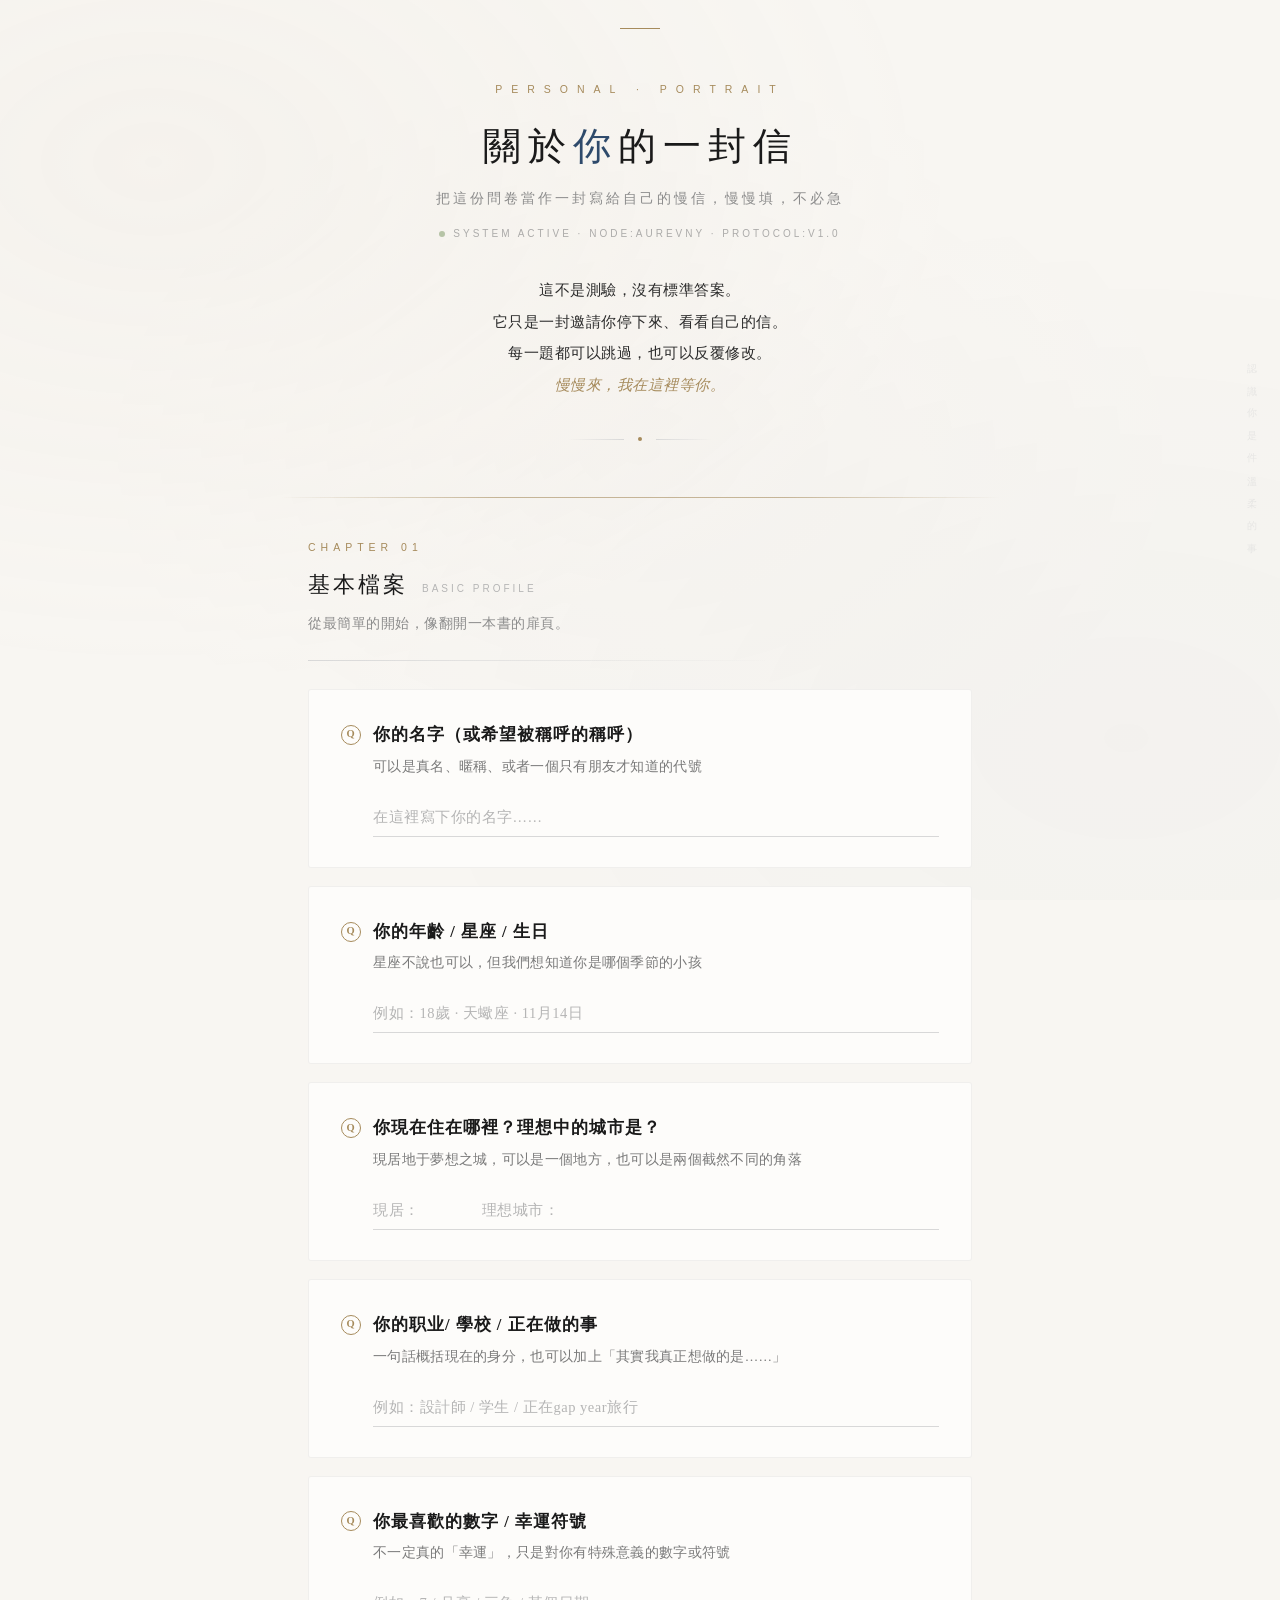
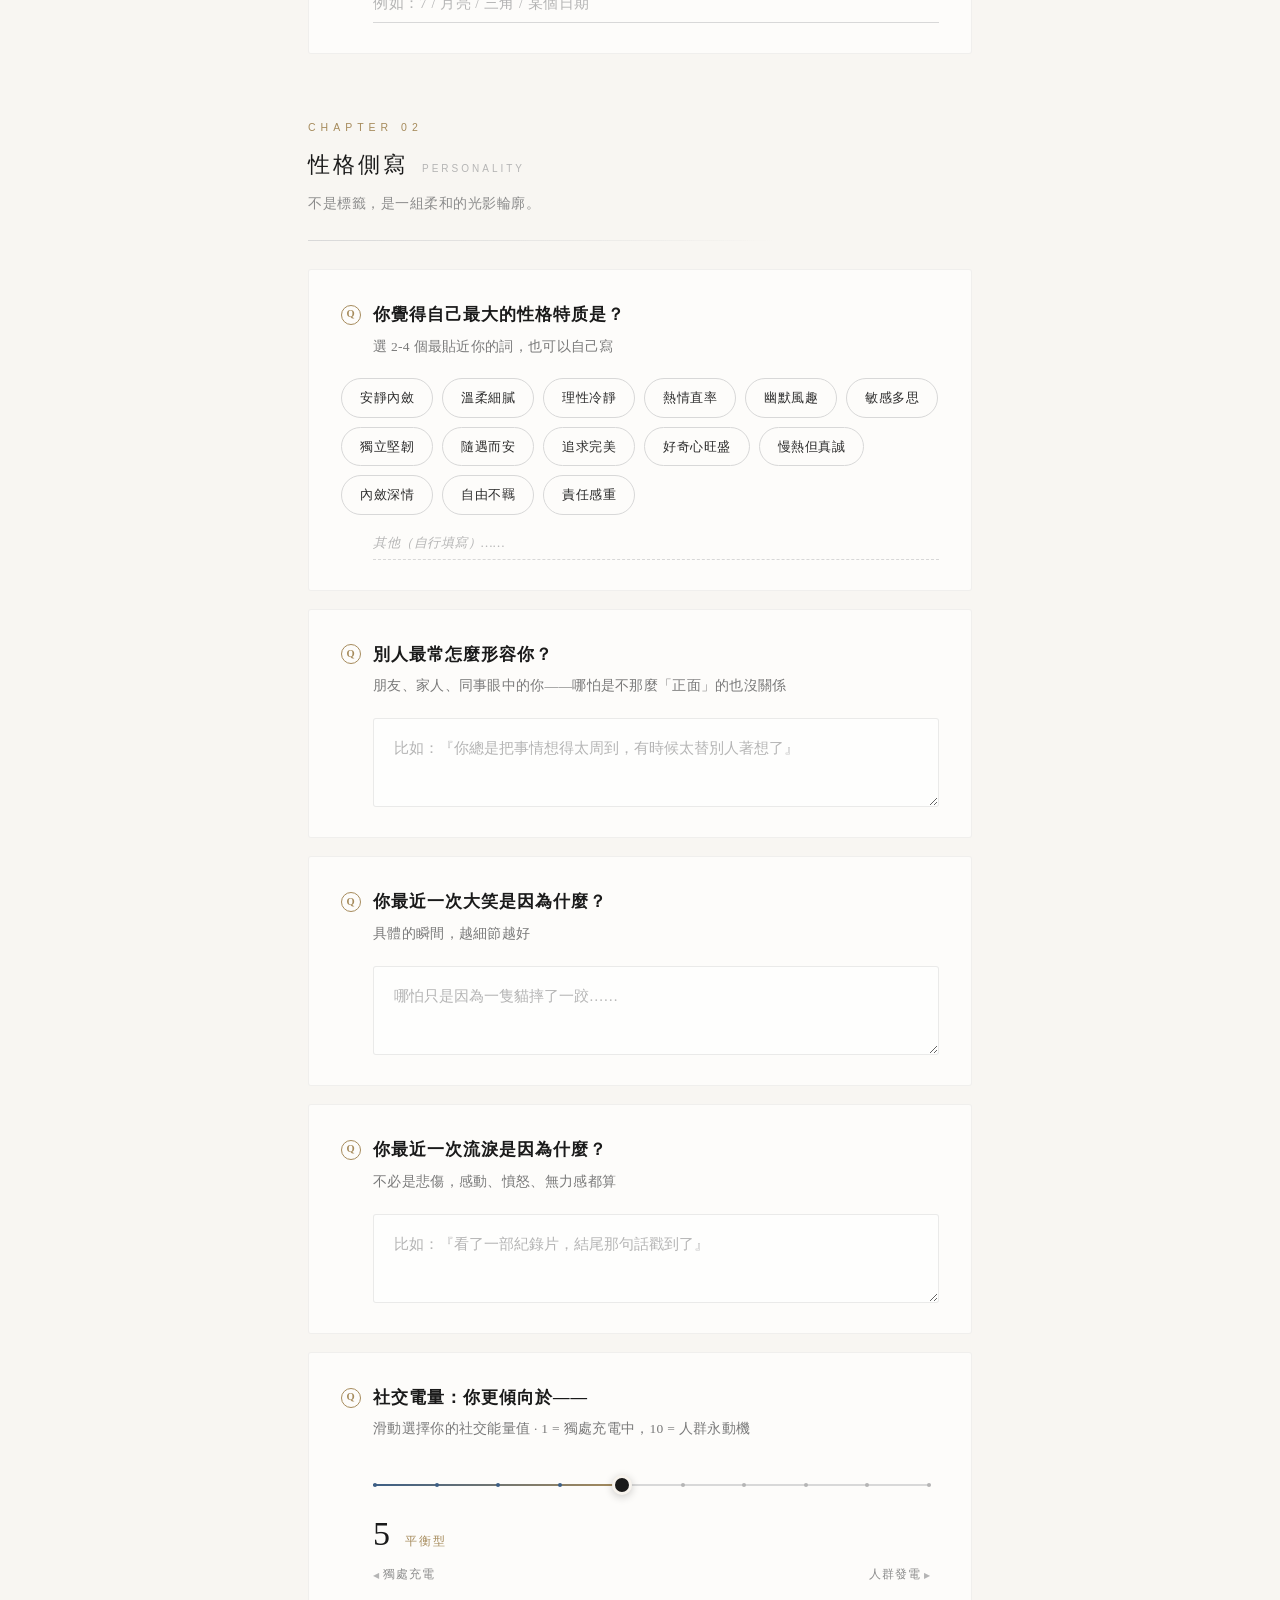
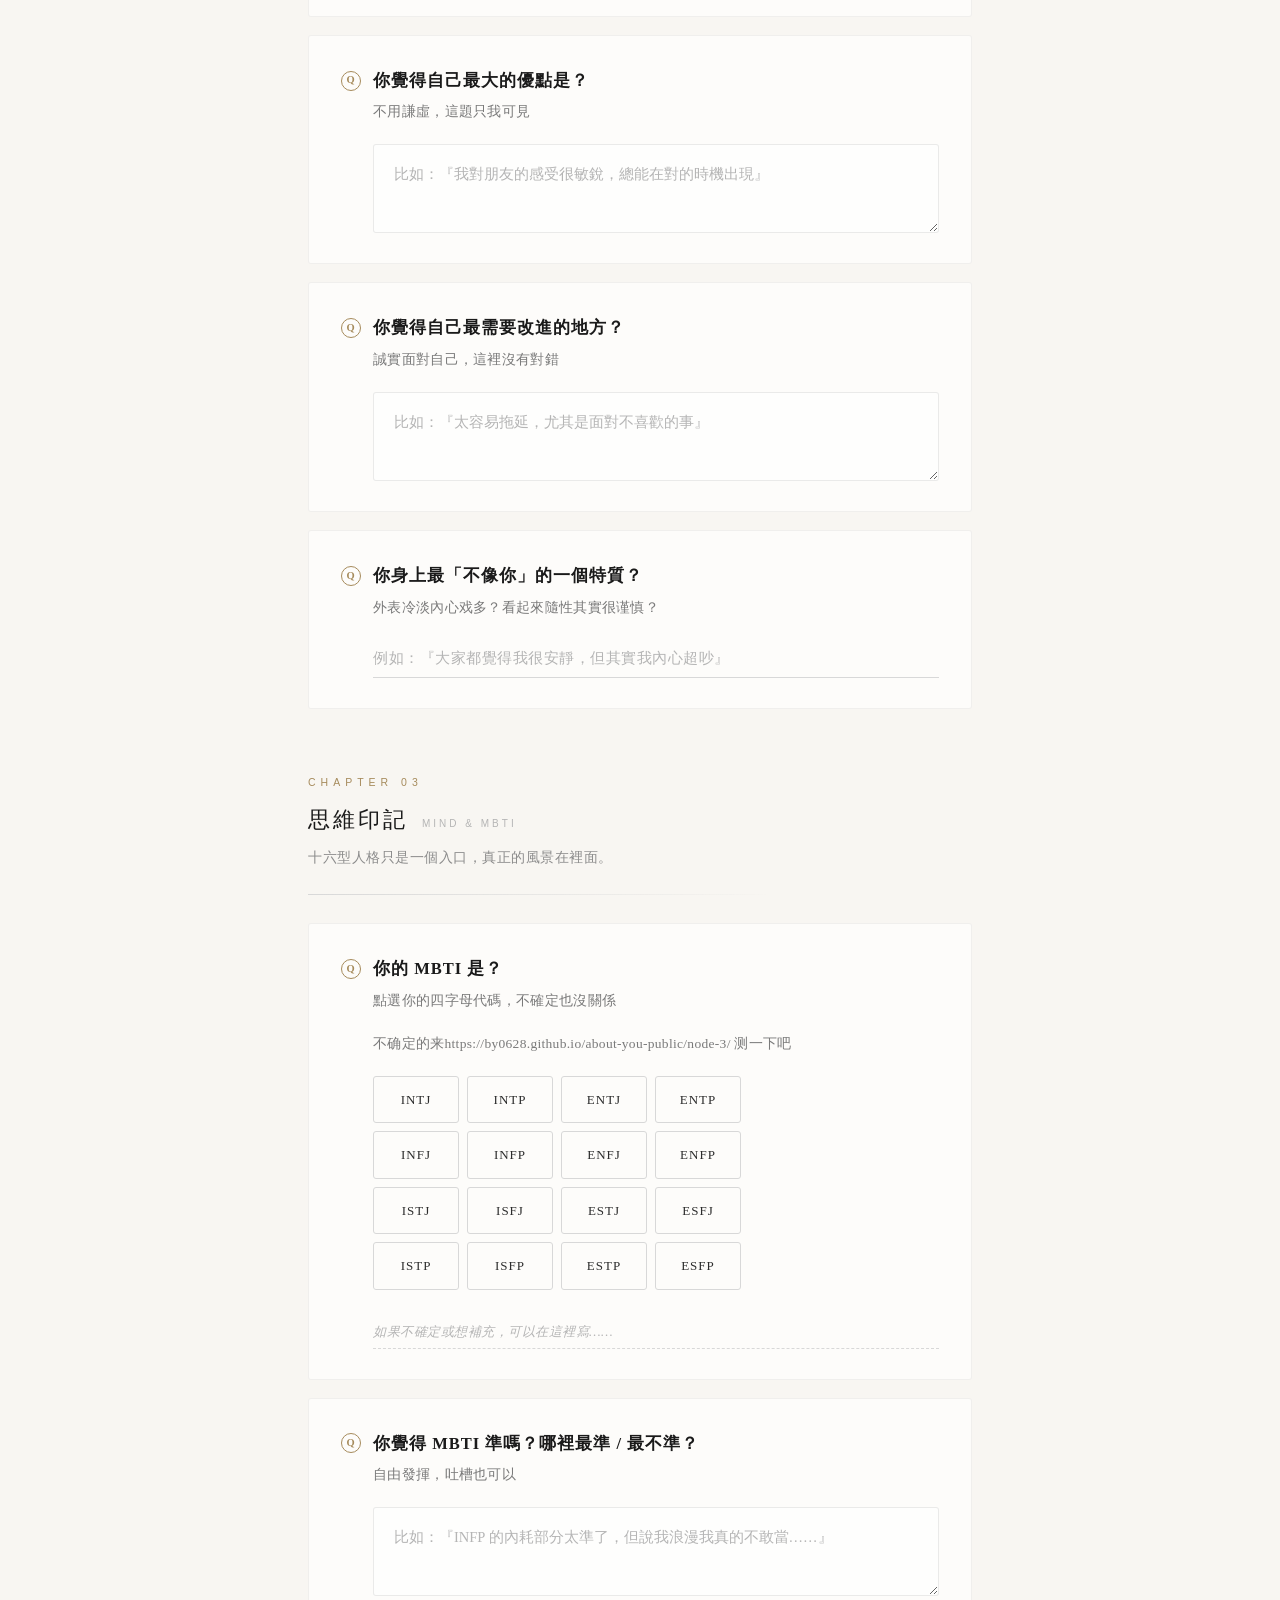
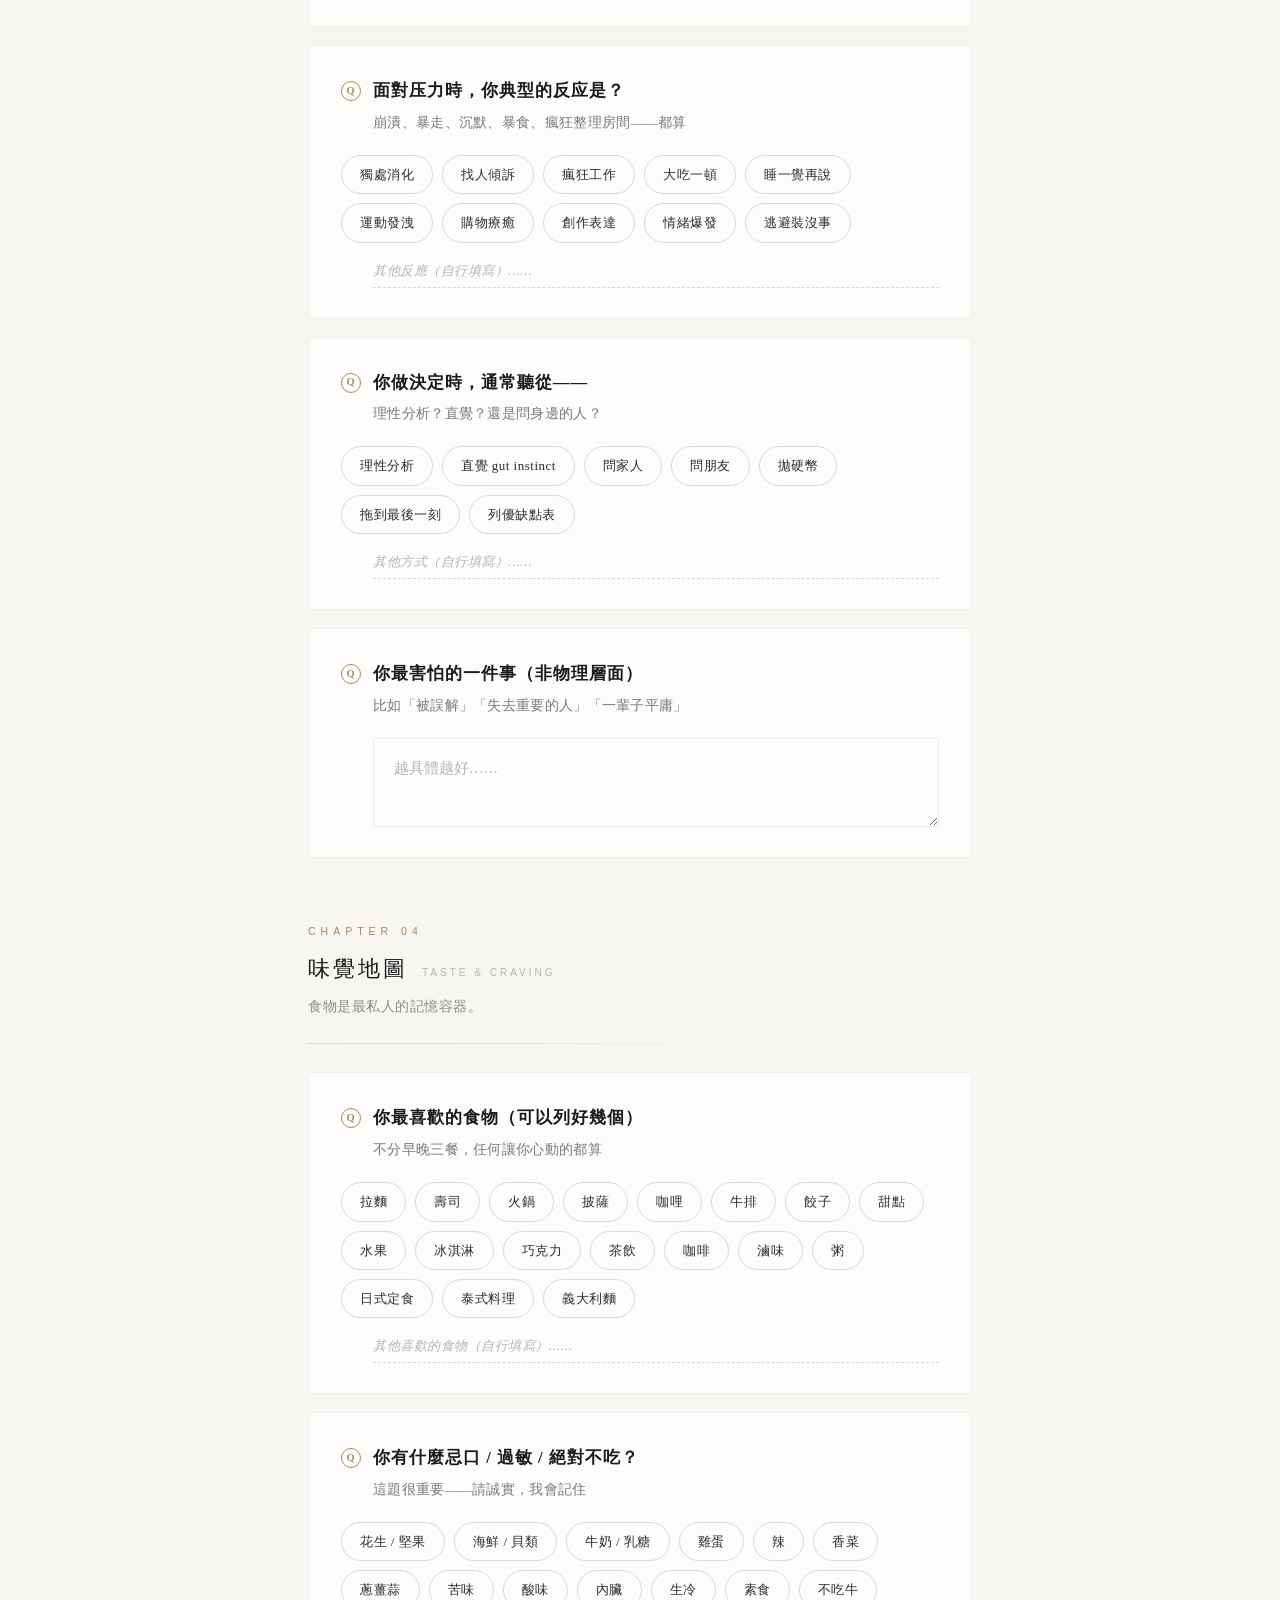
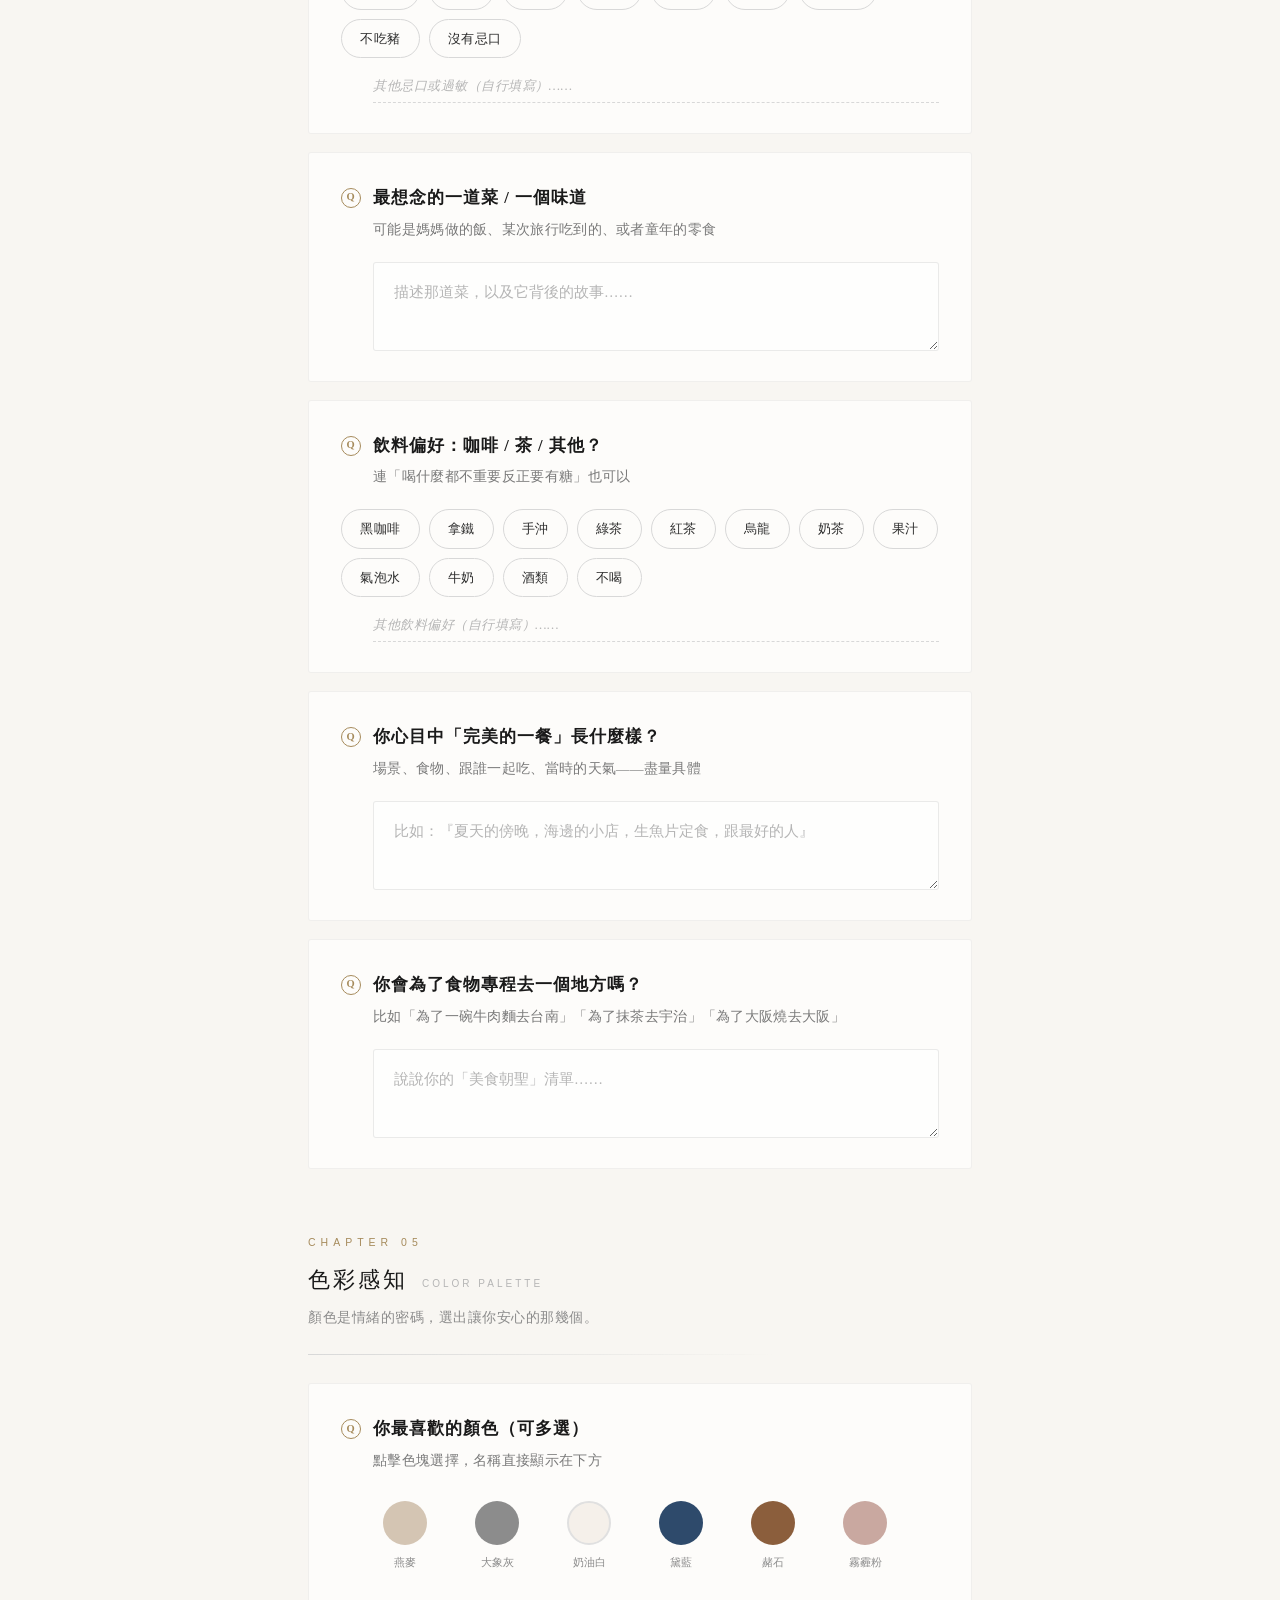
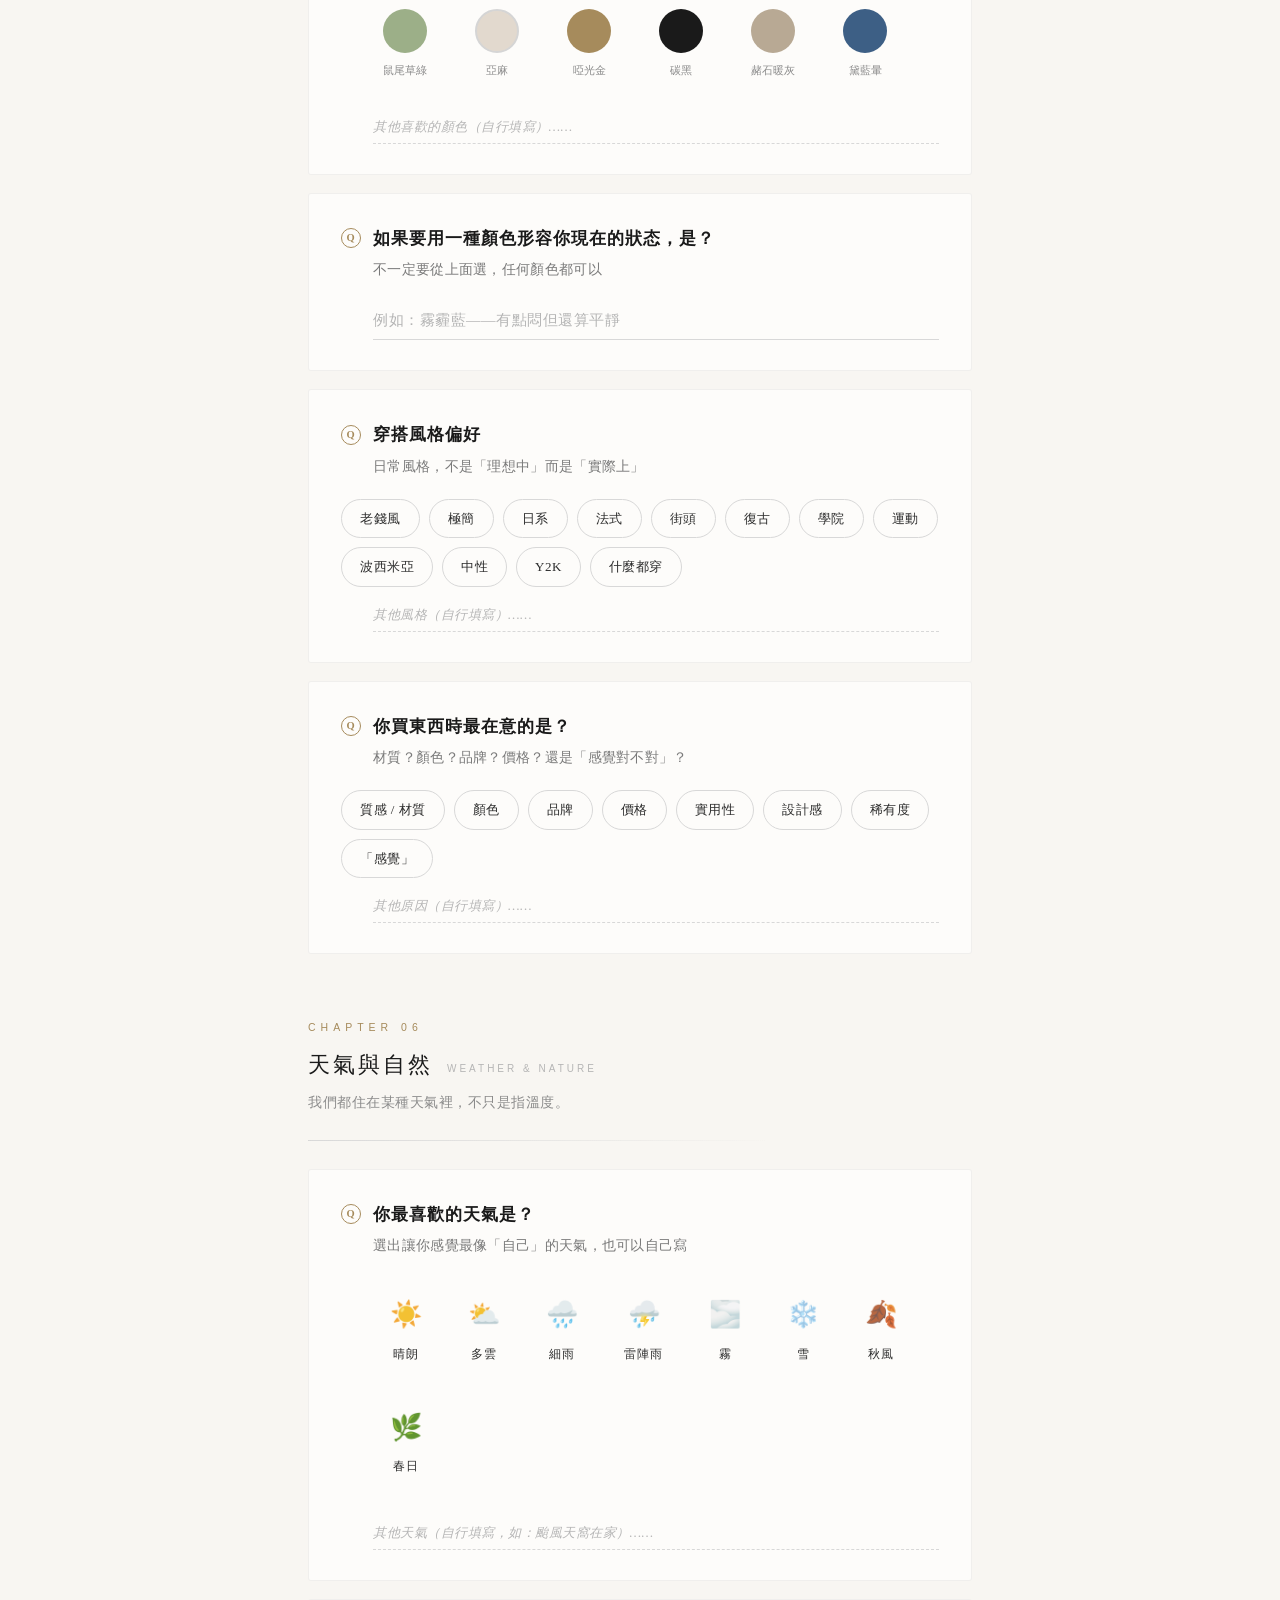
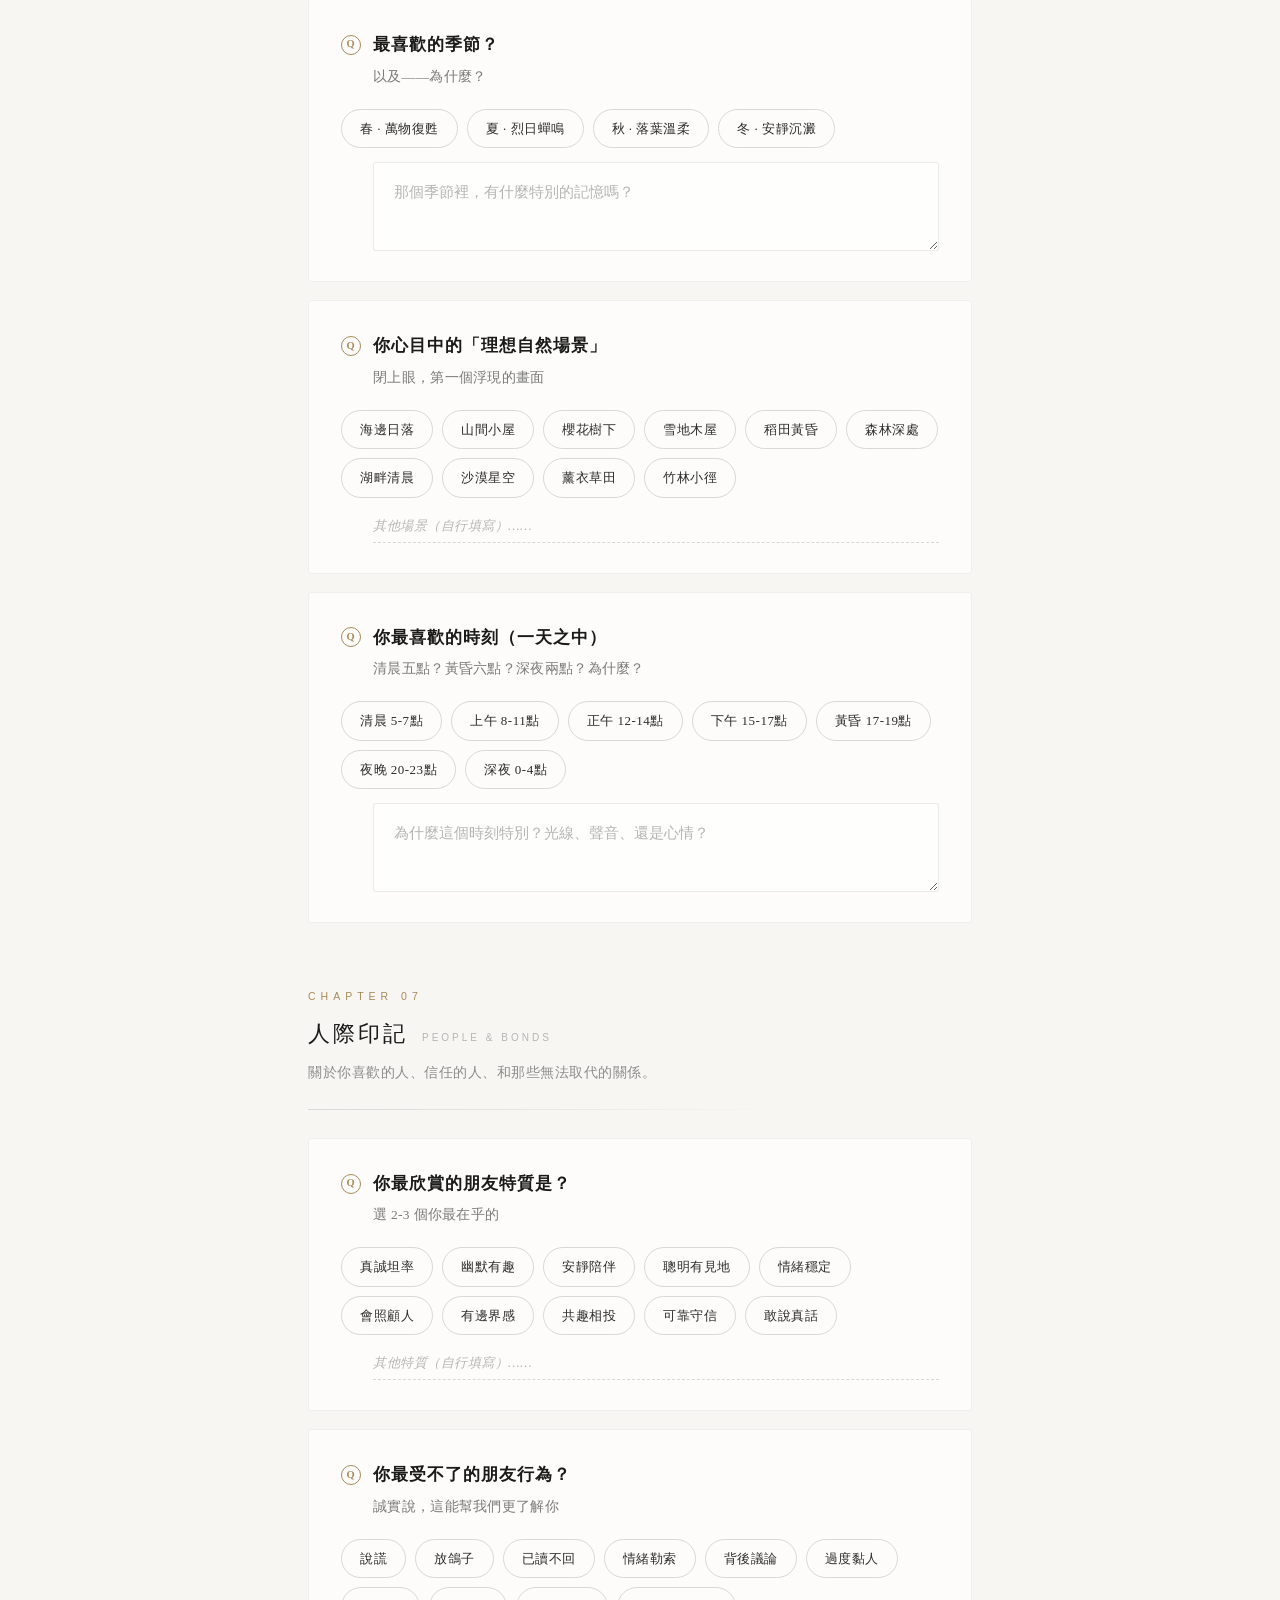
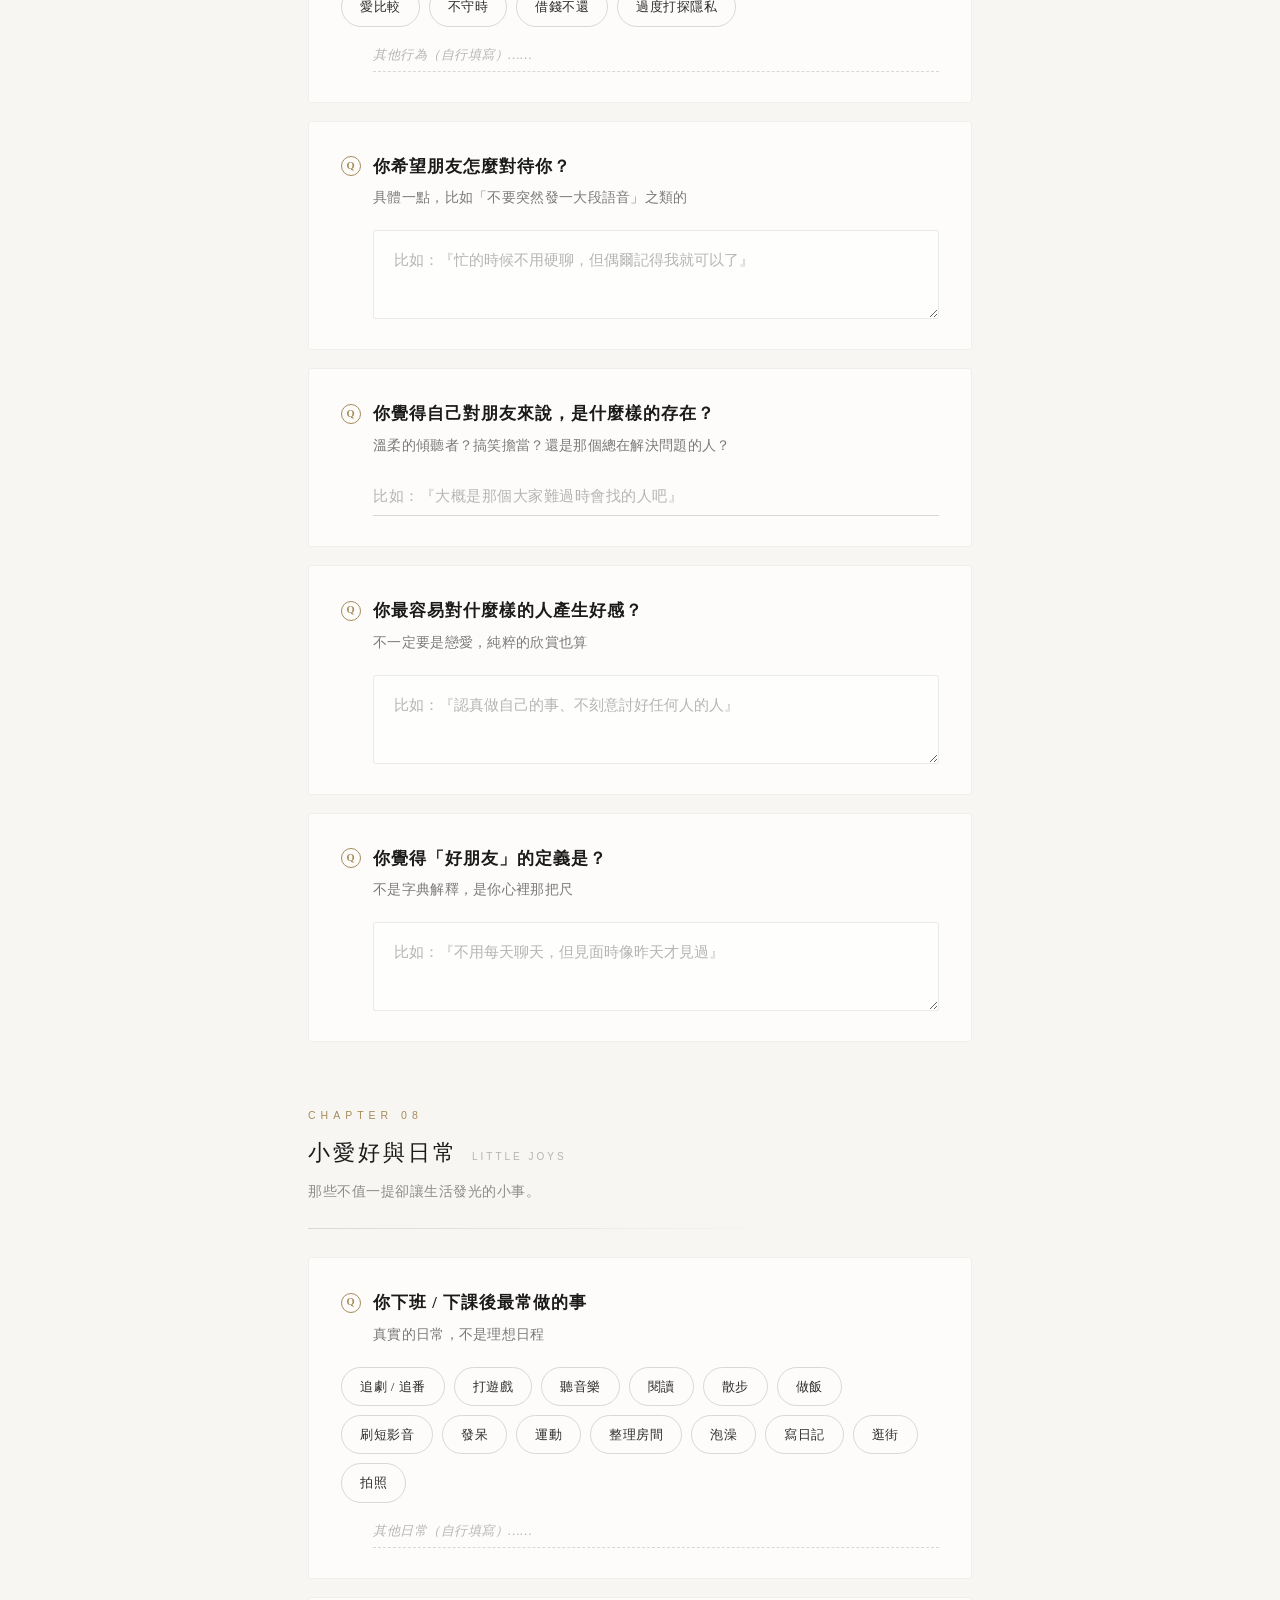
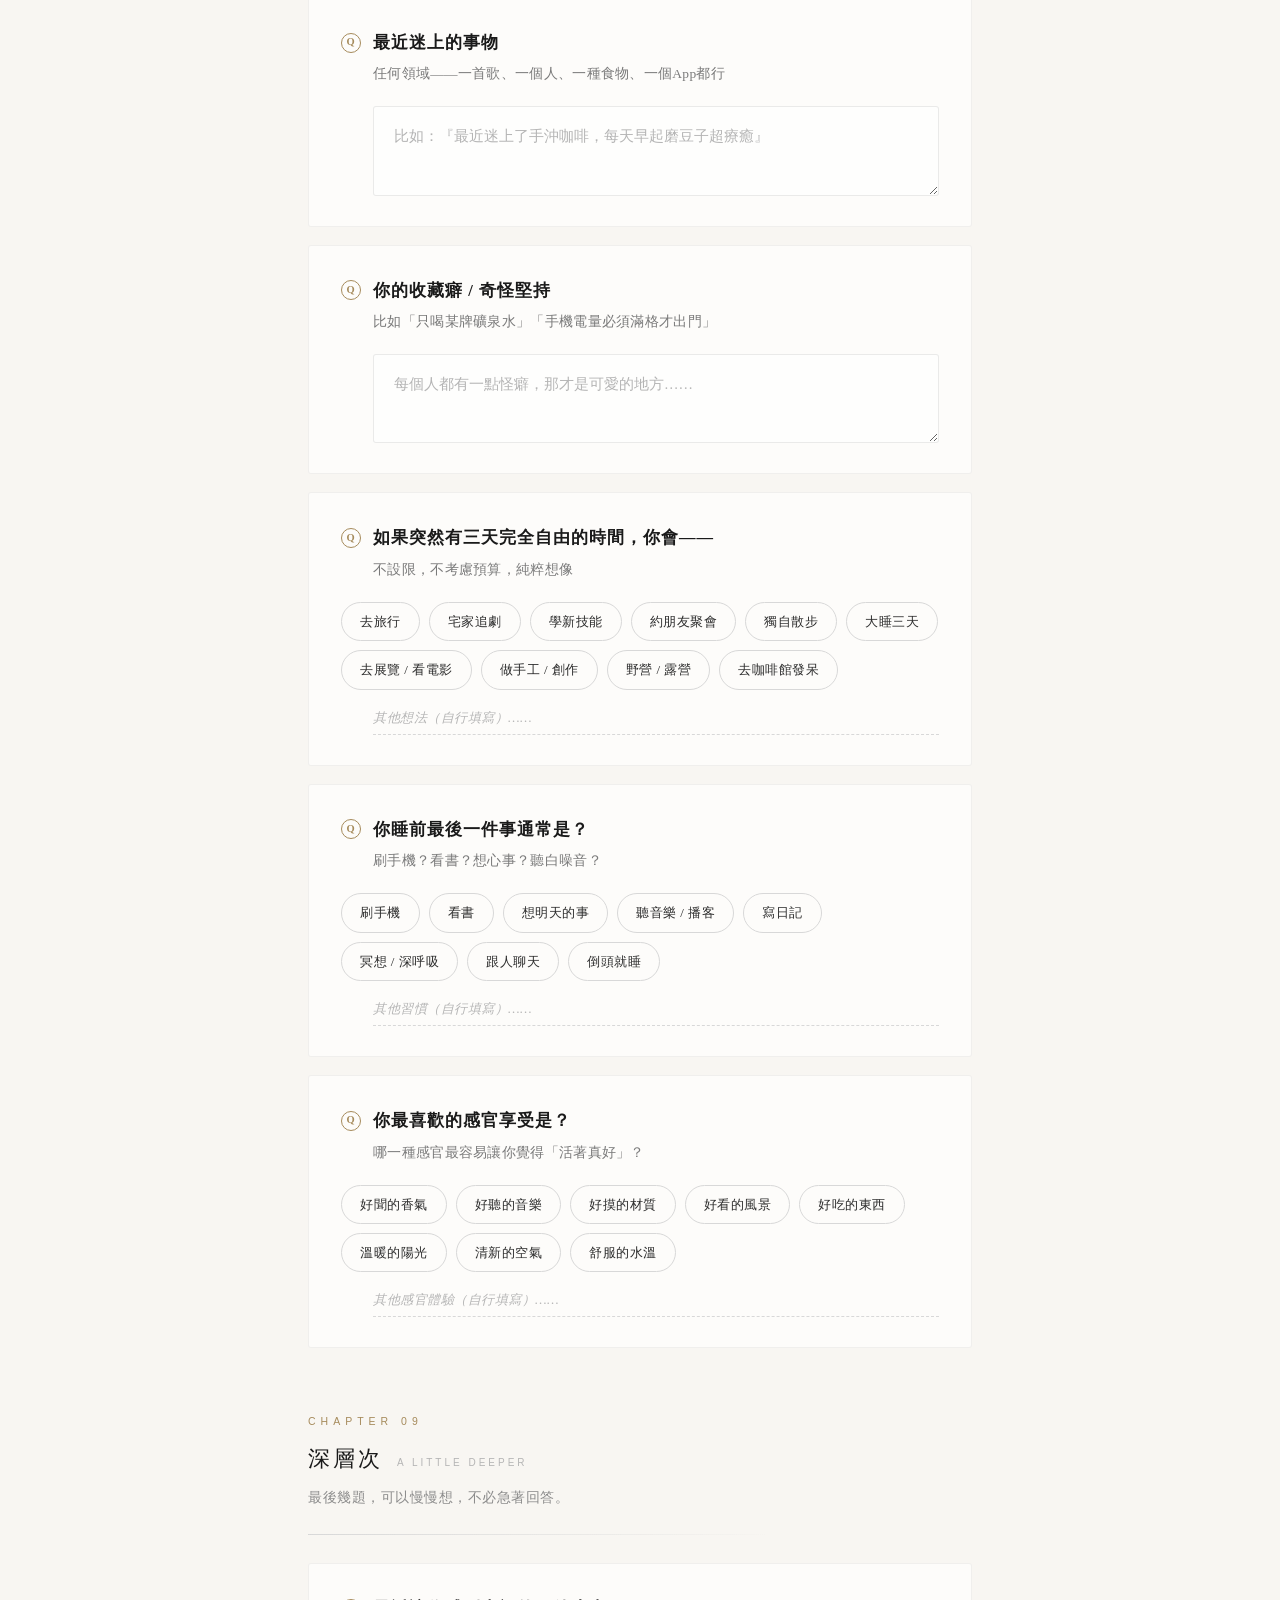
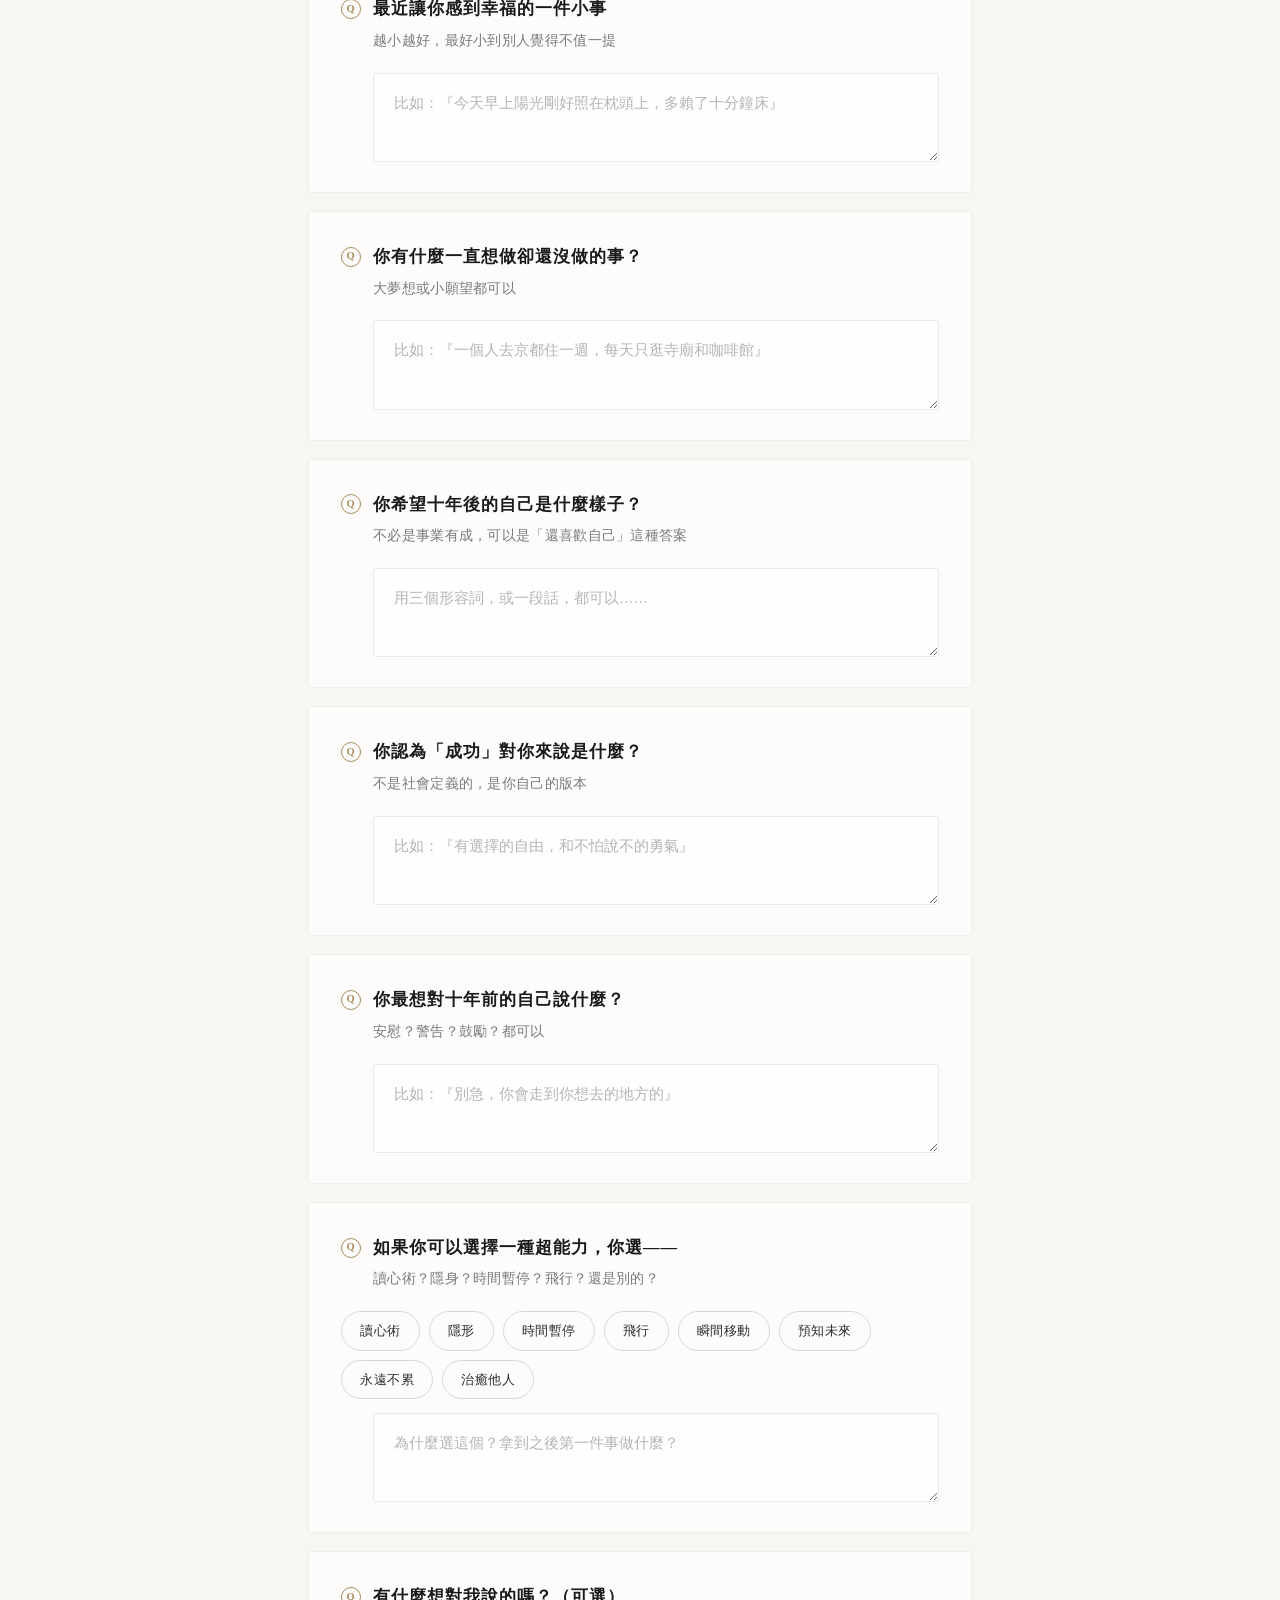
<file: about-you/index.html>
<!DOCTYPE html>
<html lang="zh-Hant">
<head>
<meta charset="UTF-8">
<meta name="viewport" content="width=device-width, initial-scale=1.0, viewport-fit=cover">
<title>關於你 · A QUIET PORTRAIT</title>
<style>
  /* ============ ROOT PALETTE · 精修版 ============ */
  :root {
    --oat:        #D4C5B3;
    --oat-soft:   #ECE4D8;
    --cream:      #F7F3ED;
    --linen:      #E8E2D8;
    --khaki:      #B8A994;
    --elephant:   #8C8C8C;
    --dove:       #B5B5B5;
    --mist:       #D8D8D8;
    --silver:     #C8C2BC;
    --ink:        #1A1A1A;
    --ink-soft:   #2C2C2C;
    --dai-blue:   #2E4A6B;
    --dai-blue-s: #3D5F85;
    --ochre:      #8B5E3C;
    --ochre-s:    #B07D4F;
    --gold:       #A68B5C;
    --gold-s:     #C4A875;
    --haze-pink:  #C9A8A0;
    --sage:       #9CAF88;
    --sage-l:     #B8C9A8;
    --bg:         #F8F6F2;
    --paper:      #FDFCFA;
    --paper-shade:#F2EFEA;
    --font-serif: 'Noto Serif CJK SC', 'Noto Serif SC', 'Source Han Serif SC', 'Songti SC', 'SimSun', serif;
    --font-sans:  'Noto Sans CJK SC', 'Noto Sans SC', 'PingFang SC', 'Microsoft YaHei', sans-serif;
    --radius:     3px;
    --shadow-sm:  0 1px 3px rgba(0,0,0,.04), 0 1px 2px rgba(0,0,0,.03);
    --shadow-md:  0 4px 16px rgba(0,0,0,.06), 0 2px 6px rgba(0,0,0,.04);
    --shadow-lg:  0 12px 40px rgba(0,0,0,.10), 0 4px 12px rgba(0,0,0,.05);
    --ease:       cubic-bezier(.22,.61,.36,1);
  }

  *, *::before, *::after { box-sizing: border-box; margin: 0; padding: 0; }
  html { scroll-behavior: smooth; -webkit-text-size-adjust: 100%; }

  body {
    font-family: var(--font-sans);
    background: var(--bg);
    color: var(--ink-soft);
    line-height: 1.8;
    -webkit-font-smoothing: antialiased;
    -moz-osx-font-smoothing: grayscale;
    overflow-x: hidden;
    font-size: 14.5px;
    font-weight: 400;
    padding-bottom: env(safe-area-inset-bottom);
  }

  /* ============ LAYOUT ============ */
  .page {
    max-width: 720px;
    margin: 0 auto;
    padding: 0 28px 100px;
    position: relative;
  }

  .top-rule {
    height: 1px;
    background: linear-gradient(90deg, transparent, var(--gold) 30%, var(--gold) 70%, transparent);
    margin: 0 -28px 40px;
    opacity: .6;
  }

  /* ============ HEADER ============ */
  .header {
    text-align: center;
    padding: 80px 0 56px;
    position: relative;
    animation: fadeInUp .8s var(--ease) both;
  }
  .header::before {
    content: '';
    position: absolute;
    top: 28px; left: 50%;
    transform: translateX(-50%);
    width: 40px; height: 1px;
    background: var(--gold);
  }
  .header-eyebrow {
    font-family: var(--font-sans);
    font-size: 10.5px;
    font-weight: 500;
    letter-spacing: 9px;
    text-transform: uppercase;
    color: var(--gold);
    margin-bottom: 22px;
  }
  .header-title {
    font-family: var(--font-serif);
    font-size: 38px;
    font-weight: 500;
    color: var(--ink);
    letter-spacing: 7px;
    margin-bottom: 14px;
    line-height: 1.35;
  }
  .header-title .accent {
    color: var(--dai-blue);
    font-weight: 500;
  }
  .header-sub {
    font-family: var(--font-serif);
    font-size: 14px;
    color: var(--elephant);
    letter-spacing: 3px;
    font-weight: 300;
  }
  .header-welcome {
    font-family: var(--font-serif);
    font-size: 15px;
    color: var(--ink-soft);
    margin-top: 32px;
    line-height: 2.1;
    letter-spacing: .5px;
    max-width: 480px;
    margin-left: auto;
    margin-right: auto;
  }
  .header-welcome span {
    color: var(--gold);
    font-style: italic;
  }
  .header-divider {
    display: flex;
    align-items: center;
    justify-content: center;
    gap: 14px;
    margin-top: 36px;
  }
  .header-divider .line {
    width: 56px; height: 1px;
    background: linear-gradient(90deg, transparent, var(--mist));
  }
  .header-divider .line:last-child {
    background: linear-gradient(90deg, var(--mist), transparent);
  }
  .header-divider .dot {
    width: 4px; height: 4px;
    border-radius: 50%;
    background: var(--gold);
  }

  /* ============ SECTION ============ */
  .section {
    margin-bottom: 64px;
    position: relative;
    animation: fadeInUp .7s var(--ease) both;
  }
  .section-num {
    font-family: var(--font-sans);
    font-size: 10.5px;
    color: var(--gold);
    letter-spacing: 5px;
    font-weight: 500;
    margin-bottom: 8px;
  }
  .section-title {
    font-family: var(--font-serif);
    font-size: 22px;
    font-weight: 500;
    color: var(--ink);
    letter-spacing: 3px;
    margin-bottom: 6px;
    display: flex;
    align-items: baseline;
    gap: 14px;
  }
  .section-title .en {
    font-family: var(--font-sans);
    font-size: 10px;
    font-weight: 400;
    color: var(--dove);
    letter-spacing: 3px;
    text-transform: uppercase;
  }
  .section-desc {
    font-family: var(--font-serif);
    font-size: 14px;
    color: var(--elephant);
    margin-bottom: 24px;
    font-weight: 300;
    letter-spacing: .5px;
  }
  .section-line {
    height: 1px;
    background: linear-gradient(90deg, var(--mist) 0%, transparent 70%);
    margin-bottom: 28px;
  }

  /* ============ QUESTION CARD ============ */
  .q-card {
    background: var(--paper);
    border: 1px solid rgba(0,0,0,.05);
    border-radius: var(--radius);
    padding: 30px 32px;
    margin-bottom: 18px;
    position: relative;
    transition: box-shadow .4s var(--ease), transform .4s var(--ease), border-color .4s var(--ease);
    overflow: hidden;
  }
  .q-card::before {
    content: '';
    position: absolute;
    left: 0; top: 28px; bottom: 28px;
    width: 2px;
    background: linear-gradient(180deg, transparent, var(--gold), transparent);
    opacity: 0;
    transform: scaleY(.6);
    transition: opacity .4s var(--ease), transform .4s var(--ease);
  }
  .q-card:hover {
    box-shadow: var(--shadow-md);
    transform: translateY(-1px);
    border-color: rgba(0,0,0,.07);
  }
  .q-card:hover::before {
    opacity: 1;
    transform: scaleY(1);
  }

  .q-label {
    font-family: var(--font-serif);
    font-size: 15.5px;
    font-weight: 500;
    color: var(--ink);
    margin-bottom: 6px;
    letter-spacing: 1px;
    display: flex;
    align-items: center;
    gap: 12px;
  }
  .q-label .q-mark {
    font-family: var(--font-serif);
    font-size: 10.5px;
    color: var(--gold);
    border: 1px solid var(--gold);
    border-radius: 50%;
    width: 20px; height: 20px;
    display: inline-flex;
    align-items: center;
    justify-content: center;
    flex-shrink: 0;
  }
  .q-hint {
    font-family: var(--font-serif);
    font-size: 13px;
    color: var(--elephant);
    margin-bottom: 20px;
    padding-left: 32px;
    font-weight: 300;
    letter-spacing: .3px;
    line-height: 1.7;
  }

  /* ============ INPUTS ============ */
  .input-row {
    padding-left: 32px;
    display: flex;
    flex-wrap: wrap;
    gap: 10px;
  }
  .text-input {
    width: 100%;
    border: none;
    border-bottom: 1px solid var(--mist);
    background: transparent;
    padding: 10px 0;
    font-family: var(--font-serif);
    font-size: 14.5px;
    color: var(--ink);
    outline: none;
    transition: border-color .3s;
    letter-spacing: .5px;
    font-weight: 400;
  }
  .text-input::placeholder { color: var(--dove); font-weight: 300; }
  .text-input:focus { border-bottom-color: var(--gold); }

  .text-area {
    width: 100%;
    border: 1px solid rgba(0,0,0,.08);
    background: rgba(255,255,255,.6);
    padding: 16px 20px;
    font-family: var(--font-serif);
    font-size: 14.5px;
    color: var(--ink);
    outline: none;
    resize: vertical;
    min-height: 80px;
    transition: border-color .3s, background .3s;
    border-radius: var(--radius);
    line-height: 1.9;
    font-weight: 400;
  }
  .text-area::placeholder { color: var(--dove); font-weight: 300; }
  .text-area:focus { border-color: var(--gold); background: #fff; }

  .self-fill {
    width: 100%;
    border: none;
    border-bottom: 1px dashed var(--mist);
    background: transparent;
    padding: 8px 0;
    font-family: var(--font-serif);
    font-size: 13px;
    color: var(--ink);
    outline: none;
    transition: border-color .3s;
    letter-spacing: .5px;
    font-weight: 400;
    margin-top: 12px;
  }
  .self-fill::placeholder { color: var(--dove); font-weight: 300; font-style: italic; }
  .self-fill:focus { border-bottom-color: var(--gold); }

  /* ============ CHIP SELECT（多选保留） ============ */
  .chip-group { display: flex; flex-wrap: wrap; gap: 9px; }
  .chip {
    display: inline-flex;
    align-items: center;
    padding: 7px 18px;
    border: 1px solid var(--mist);
    border-radius: 20px;
    font-size: 13px;
    color: var(--ink-soft);
    cursor: pointer;
    transition: all .35s var(--ease);
    user-select: none;
    letter-spacing: .5px;
    background: transparent;
    font-family: var(--font-serif);
    font-weight: 400;
  }
  .chip:hover { border-color: var(--ink-soft); color: var(--ink); }
  .chip.active {
    background: var(--ink);
    border-color: var(--ink);
    color: var(--cream);
    box-shadow: 0 2px 8px rgba(0,0,0,.12);
  }

  /* ============ COLOR SWATCHES（多选保留） ============ */
  .color-row {
    display: flex;
    flex-wrap: wrap;
    gap: 20px 28px;
    padding-left: 32px;
  }
  .color-item {
    display: flex;
    flex-direction: column;
    align-items: center;
    gap: 8px;
    cursor: pointer;
    padding: 8px;
    border-radius: 6px;
    transition: all .35s var(--ease);
    min-width: 64px;
  }
  .color-item:hover { background: var(--paper-shade); }
  .color-item.active .color-swatch {
    border-color: var(--ink);
    box-shadow: 0 0 0 2px var(--bg), 0 0 0 3px var(--ink);
    transform: scale(1.05);
  }
  .color-item.active .color-name { color: var(--ink); font-weight: 500; }
  .color-swatch {
    width: 44px; height: 44px;
    border-radius: 50%;
    border: 2px solid transparent;
    transition: all .35s var(--ease);
    pointer-events: none;
  }
  .color-name {
    font-family: var(--font-serif);
    font-size: 11px;
    color: var(--elephant);
    letter-spacing .5px;
    transition: color .3s;
    white-space: nowrap;
    pointer-events: none;
  }

  /* ============ ENERGY SLIDER ============ */
  .slider-wrap { padding-left: 32px; padding-right: 8px; }
  .slider-track-container {
    position: relative;
    height: 48px;
    display: flex;
    align-items: center;
  }
  .slider-track-container::before {
    content: '';
    position: absolute;
    left: 0; right: 0;
    top: 50%;
    transform: translateY(-50%);
    height: 2px;
    background: linear-gradient(90deg, var(--mist), var(--mist));
    border-radius: 2px;
  }
  .slider-track-fill {
    position: absolute;
    left: 0; top: 50%;
    transform: translateY(-50%);
    height: 2px;
    background: linear-gradient(90deg, var(--dai-blue-s), var(--gold));
    border-radius: 2px;
    width: 44%;
    transition: width .35s var(--ease);
    pointer-events: none;
  }
  .slider-ticks {
    position: absolute;
    left: 0; right: 0;
    top: 50%;
    transform: translateY(-50%);
    display: flex;
    justify-content: space-between;
    pointer-events: none;
  }
  .slider-ticks span {
    width: 4px; height: 4px;
    border-radius: 50%;
    background: var(--dove);
    transition: background .3s;
  }
  .slider-ticks span.passed { background: var(--dai-blue-s); }
  .energy-slider {
    -webkit-appearance: none;
    appearance: none;
    width: 100%;
    height: 48px;
    background: transparent;
    outline: none;
    position: relative;
    z-index: 2;
    margin: 0;
    cursor: pointer;
  }
  .energy-slider::-webkit-slider-thumb {
    -webkit-appearance: none;
    width: 20px; height: 20px;
    border-radius: 50%;
    background: var(--ink);
    border: 3px solid var(--cream);
    box-shadow: 0 2px 8px rgba(0,0,0,.2);
    transition: transform .2s, box-shadow .2s;
    cursor: grab;
  }
  .energy-slider::-webkit-slider-thumb:hover {
    transform: scale(1.15);
    box-shadow: 0 3px 12px rgba(0,0,0,.28);
  }
  .energy-slider::-moz-range-thumb {
    width: 20px; height: 20px;
    border-radius: 50%;
    background: var(--ink);
    border: 3px solid var(--cream);
    box-shadow: 0 2px 8px rgba(0,0,0,.2);
    cursor: grab;
  }
  .slider-display {
    display: flex;
    align-items: baseline;
    gap: 14px;
    margin-top: 8px;
  }
  .slider-value {
    font-family: var(--font-serif);
    font-size: 34px;
    font-weight: 500;
    color: var(--ink);
    letter-spacing: 1px;
    line-height: 1;
  }
  .slider-label {
    font-family: var(--font-sans);
    font-size: 11.5px;
    color: var(--gold);
    letter-spacing: 2px;
    text-transform: uppercase;
  }
  .slider-ends {
    display: flex;
    justify-content: space-between;
    margin-top: 12px;
  }
  .slider-end {
    font-family: var(--font-serif);
    font-size: 12px;
    color: var(--elephant);
    letter-spacing: 1px;
  }
  .slider-end.left::before { content: '◀ '; font-size: 8px; color: var(--dove); }
  .slider-end.right::after { content: ' ▶'; font-size: 8px; color: var(--dove); }

  /* ============ WEATHER ICONS（单选保留） ============ */
  .weather-row {
    display: flex;
    flex-wrap: wrap;
    gap: 12px;
    padding-left: 32px;
  }
  .weather-item {
    display: flex;
    flex-direction: column;
    align-items: center;
    gap: 6px;
    cursor: pointer;
    padding: 12px 16px;
    border: 1px solid transparent;
    border-radius: var(--radius);
    transition: all .35s var(--ease);
  }
  .weather-item:hover { background: var(--paper-shade); }
  .weather-item.active {
    border-color: var(--ink);
    background: var(--oat-soft);
    box-shadow: var(--shadow-sm);
  }
  .weather-icon { font-size: 26px; filter: grayscale(.15); }
  .weather-name {
    font-size: 12px;
    color: var(--ink-soft);
    letter-spacing: 1px;
    font-family: var(--font-serif);
  }

  /* ============ MBTI（单选保留） ============ */
  .mbti-grid {
    display: grid;
    grid-template-columns: repeat(4, 1fr);
    gap: 8px;
    padding-left: 32px;
    max-width: 400px;
  }
  .mbti-cell {
    padding: 11px 8px;
    text-align: center;
    border: 1px solid var(--mist);
    border-radius: var(--radius);
    font-family: var(--font-serif);
    font-size: 13px;
    color: var(--ink-soft);
    cursor: pointer;
    transition: all .35s var(--ease);
    letter-spacing: 1px;
    font-weight: 500;
  }
  .mbti-cell:hover { border-color: var(--ink-soft); color: var(--ink); }
  .mbti-cell.active {
    background: var(--ink);
    border-color: var(--ink);
    color: var(--cream);
    box-shadow: 0 2px 8px rgba(0,0,0,.12);
  }

  /* ============ RATING STARS ============ */
  .rating-row {
    display: flex;
    align-items: center;
    gap: 6px;
    padding-left: 32px;
  }
  .rating-star {
    font-size: 22px;
    color: var(--mist);
    cursor: pointer;
    transition: color .2s, transform .2s;
    user-select: none;
  }
  .rating-star:hover { transform: scale(1.15); }
  .rating-star.active { color: var(--gold); }
  .rating-label {
    font-family: var(--font-serif);
    font-size: 13px;
    color: var(--elephant);
    margin-left: 14px;
    letter-spacing: .5px;
  }

  /* ============ YES/NO ============ */
  .yn-row {
    display: flex;
    gap: 12px;
    padding-left: 32px;
  }
  .yn-btn {
    padding: 7px 26px;
    border: 1px solid var(--mist);
    border-radius: 20px;
    font-size: 13px;
    color: var(--ink-soft);
    cursor: pointer;
    transition: all .35s var(--ease);
    background: transparent;
    font-family: var(--font-serif);
    letter-spacing: 1px;
  }
  .yn-btn:hover { border-color: var(--ink); }
  .yn-btn.active {
    background: var(--ink);
    border-color: var(--ink);
    color: var(--cream);
  }

  /* ============ SUBMIT BTN ============ */
  .submit-wrap { text-align: center; margin-top: 56px; }
  .submit-btn {
    display: inline-flex;
    align-items: center;
    gap: 14px;
    padding: 15px 52px;
    background: var(--ink);
    color: var(--cream);
    border: none;
    border-radius: var(--radius);
    font-family: var(--font-serif);
    font-size: 14.5px;
    letter-spacing: 5px;
    cursor: pointer;
    transition: all .45s var(--ease);
    font-weight: 500;
    box-shadow: var(--shadow-md);
  }
  .submit-btn:hover {
    background: var(--dai-blue);
    letter-spacing: 7px;
    box-shadow: var(--shadow-lg);
    transform: translateY(-2px);
  }
  .submit-btn .arrow { transition: transform .35s var(--ease); }
  .submit-btn:hover .arrow { transform: translateX(6px); }

  /* ============ FOOTER · 高级信笺式收尾 ============ */
  .footer {
    text-align: center;
    padding: 72px 0 0;
    position: relative;
  }
  .footer::before {
    content: '';
    display: block;
    width: 1px; height: 48px;
    background: linear-gradient(180deg, var(--gold), transparent);
    margin: 0 auto 36px;
  }
  .footer-brand {
    font-family: var(--font-sans);
    font-size: 10.5px;
    letter-spacing: 6px;
    color: var(--elephant);
    margin-bottom: 20px;
    text-transform: uppercase;
  }
  .footer-letter {
    font-family: var(--font-serif);
    font-size: 15.5px;
    line-height: 2.2;
    color: var(--ink-soft);
    margin: 0 auto 24px;
    max-width: 440px;
    letter-spacing: .5px;
  }
  .footer-sign {
    font-family: var(--font-serif);
    font-size: 14px;
    color: var(--elephant);
    letter-spacing: 2px;
  }
  .footer-ios-tip {
    display: block;
    font-size: 11px;
    color: var(--elephant);
    margin-top: 14px;
    letter-spacing: .5px;
  }

  /* ============ DECORATIVE ============ */
  .bg-texture {
    position: fixed;
    top: 0; left: 0; right: 0; bottom: 0;
    pointer-events: none;
    z-index: -1;
    opacity: .35;
    background:
      radial-gradient(ellipse at 12% 18%, rgba(212,197,179,.18) 0%, transparent 50%),
      radial-gradient(ellipse at 88% 82%, rgba(46,74,107,.07) 0%, transparent 50%),
      radial-gradient(ellipse at 50% 50%, rgba(201,168,160,.05) 0%, transparent 60%);
  }
  .v-text {
    position: fixed;
    right: 20px;
    top: 50%;
    transform: translateY(-50%);
    writing-mode: vertical-rl;
    font-family: var(--font-serif);
    font-size: 10px;
    color: var(--mist);
    letter-spacing: 10px;
    z-index: 0;
    opacity: .5;
  }

  /* ============ RESULT PANEL ============ */
  .result-panel {
    display: none;
    position: fixed;
    top: 0; left: 0; right: 0; bottom: 0;
    background: rgba(26,26,26,.55);
    backdrop-filter: blur(4px);
    -webkit-backdrop-filter: blur(4px);
    z-index: 9999;
    overflow-y: auto;
    padding: 40px 16px;
  }
  .result-panel.show { display: block; animation: fadeIn .35s var(--ease); }
  .result-box {
    max-width: 640px;
    margin: 0 auto;
    background: var(--paper);
    border-radius: 4px;
    padding: 48px 44px;
    position: relative;
    box-shadow: var(--shadow-lg);
    animation: fadeInUp .5s var(--ease);
  }
  .result-box .close-btn {
    position: absolute;
    top: 18px; right: 18px;
    width: 34px; height: 34px;
    border: 1px solid var(--mist);
    background: transparent;
    border-radius: 50%;
    cursor: pointer;
    font-size: 14px;
    color: var(--elephant);
    display: flex;
    align-items: center;
    justify-content: center;
    transition: all .3s;
  }
  .result-box .close-btn:hover { border-color: var(--ink); color: var(--ink); }
  .result-content {
    font-family: var(--font-serif);
    font-size: 13.5px;
    color: var(--ink-soft);
    line-height: 2;
    white-space: pre-wrap;
    word-break: break-all;
  }
  .result-actions {
    position: sticky;
    bottom: 0;
    display: flex;
    gap: 10px;
    justify-content: center;
    margin-top: 32px;
    flex-wrap: wrap;
    padding: 14px 8px calc(14px + env(safe-area-inset-bottom));
    background: rgba(253,252,250,.92);
    backdrop-filter: blur(10px);
    -webkit-backdrop-filter: blur(10px);
    border-top: 1px solid rgba(0,0,0,.05);
    border-radius: 0 0 4px 4px;
  }
  .result-actions button {
    padding: 11px 26px;
    border: 1px solid var(--ink);
    background: var(--ink);
    color: var(--cream);
    font-family: var(--font-serif);
    font-size: 13px;
    letter-spacing: 2px;
    cursor: pointer;
    border-radius: var(--radius);
    transition: all .35s var(--ease);
  }
  .result-actions button.secondary {
    background: transparent;
    color: var(--ink);
  }
  .result-actions button:hover { background: var(--dai-blue); border-color: var(--dai-blue); color: var(--cream); }
  .result-actions button.secondary:hover { background: var(--ink); color: var(--cream); }

  /* ============ ANIMATIONS ============ */
  @keyframes fadeInUp {
    from { opacity: 0; transform: translateY(24px); }
    to   { opacity: 1; transform: translateY(0); }
  }
  @keyframes fadeIn {
    from { opacity: 0; }
    to   { opacity: 1; }
  }

  /* ============ RESPONSIVE ============ */
  @media (max-width: 640px) {
    .page { padding: 0 18px 80px; }
    .header { padding: 56px 0 40px; }
    .header-title { font-size: 28px; letter-spacing: 5px; }
    .header-welcome { font-size: 14px; }
    .mbti-grid { grid-template-columns: repeat(4, 1fr); gap: 6px; }
    .mbti-cell { font-size: 11.5px; padding: 9px 4px; }
    .v-text { display: none; }
    .q-card { padding: 24px 20px; }
    .input-row, .color-row, .weather-row, .mbti-grid, .rating-row, .yn-row { padding-left: 0; }
    .q-hint { padding-left: 0; }
    .result-box { padding: 36px 22px; }
    .slider-value { font-size: 28px; }
  }

  /* ============ PRINT STYLES（稳定） ============ */
  @media print {
    @page { margin: 18mm 16mm; size: A4; }
    body {
      background: #fff !important;
      color: #1A1A1A !important;
      font-size: 11pt;
      line-height: 1.8;
      padding-bottom: 0;
    }
    .bg-texture, .v-text, .result-actions, .submit-wrap { display: none !important; }
    .page { max-width: 100%; padding: 0; }
    .q-card {
      break-inside: avoid;
      border: 1px solid #D0D0D0 !important;
      background: #fff !important;
      box-shadow: none !important;
      padding: 14px 18px !important;
      margin-bottom: 10px !important;
    }
    .q-card::before { display: none !important; }
    .section { break-inside: avoid; margin-bottom: 28px !important; }
    .header { padding: 20px 0 28px !important; }
    .header-title { font-size: 26pt !important; }
    .section-title { font-size: 15pt !important; }
    .q-label { font-size: 11.5pt !important; }
    .text-input, .text-area, .self-fill {
      border-color: #C8C2BC !important;
      color: #1A1A1A !important;
    }
    .chip {
      border: 1px solid #C8C2BC !important;
      color: #2C2C2C !important;
      font-size: 9.5pt !important;
      padding: 3px 10px !important;
    }
    .chip.active {
      background: #1A1A1A !important;
      color: #F5F0EA !important;
      border-color: #1A1A1A !important;
    }
    .color-swatch { width: 32px !important; height: 32px !important; }
    .slider-wrap, .energy-slider { display: none !important; }
    .slider-display { display: block !important; }
    .top-rule { margin: 0 0 20px !important; }
    .footer { padding: 28px 0 0 !important; }
    .print-answer {
      display: block !important;
      font-size: 10.5pt !important;
      color: #2C2C2C !important;
      padding-left: 28px !important;
      margin-top: 6px !important;
      white-space: pre-wrap !important;
      word-break: break-all !important;
    }
    .print-value, .print-chips, .print-colors, .print-weather {
      display: block !important;
      font-size: 10.5pt !important;
      color: #2C2C2C !important;
      margin-top: 4px !important;
    }
  }

  .print-answer { display: none; }
  .print-value, .print-chips, .print-colors, .print-weather { display: none; }
/* ============ 优化片段 1：选中态色彩软化与一致性 ============ */
.chip.active,
.mbti-cell.active {
  background: var(--dai-blue) !important; /* 替换原有的 #1A1A1A，提升典雅质感 */
  border-color: var(--dai-blue) !important;
  color: #FDFCFA !important;
  box-shadow: 0 4px 12px rgba(46, 74, 107, 0.2) !important;
}

/* ============ 优化片段 2：触摸屏防误选与点击体验 ============ */
.chip,
.color-item,
.weather-item,
.mbti-cell,
.yn-btn,
.rating-star {
  user-select: none;
  -webkit-user-select: none;
  -webkit-tap-highlight-color: transparent; /* 去除移动端点击灰色阴影 */
}

/* ============ 优化片段 3：字号与层级增强 ============ */
.q-label {
  font-size: 16.5px; /* 原 15.5px */
  color: var(--ink);
  font-weight: 600;
}

.q-hint {
  font-size: 13.5px; /* 原 13px */
  color: #7A7A7A;   /* 稍微加深灰度，增强可读性 */
}

/* ============ 优化片段 4：填空状态反馈 ============ */
.self-fill:not(:placeholder-shown) {
  border-bottom-style: solid;
  border-bottom-color: var(--gold);
  color: var(--dai-blue);
}

/* ============ 优化片段 5：竖排文字防遮挡微调 ============ */
@media (max-width: 960px) {
  .v-text {
    display: none !important;
  }
}
.sys-bar {
  font-family: var(--font-sans);
  font-size: 10px;
  color: var(--elephant);
  letter-spacing: 3px;
  text-transform: uppercase;
  display: flex;
  align-items: center;
  justify-content: center;
  gap: 8px;
  margin-top: 14px;
  opacity: .7;
}
.sys-dot {
  width: 6px; height: 6px;
  border-radius: 50%;
  background: var(--sage);
  animation: sysPulse 2.4s ease-in-out infinite;
}
@keyframes sysPulse {
  0%, 100% { opacity: 1; transform: scale(1); }
  50% { opacity: .25; transform: scale(1.4); }
}
</style>
</head>
<body>

<div class="bg-texture"></div>
<div class="v-text">認 識 你 是 件 溫 柔 的 事</div>

<div class="page">

  <!-- ========== HEADER ========== -->
  <header class="header">
    <div class="header-eyebrow">PERSONAL · PORTRAIT</div>
    <h1 class="header-title">關於<span class="accent">你</span>的一封信</h1>
    <p class="header-sub">把這份問卷當作一封寫給自己的慢信，慢慢填，不必急</p>

<!-- SYSTEM STATUS -->
<div class="sys-bar">
  <span class="sys-dot"></span>
  <span class="sys-text">
    SYSTEM ACTIVE · NODE:AUREVNY · PROTOCOL:v1.0
  </span>
</div>

    <div class="header-welcome">
      這不是測驗，沒有標準答案。<br>
      它只是一封邀請你停下來、看看自己的信。<br>
      每一題都可以跳過，也可以反覆修改。<br>
      <span>慢慢來，我在這裡等你。</span>
    </div>

    <div class="header-divider">
      <span class="line"></span>
      <span class="dot"></span>
      <span class="line"></span>
    </div>
  </header>

  <div class="top-rule"></div>

  <!-- ========== SECTION 1: 基本檔案 ========== -->
  <section class="section">
    <div class="section-num">CHAPTER 01</div>
    <div class="section-title"><span>基本檔案</span><span class="en">Basic Profile</span></div>
    <p class="section-desc">從最簡單的開始，像翻開一本書的扉頁。</p>
    <div class="section-line"></div>

    <div class="q-card">
      <div class="q-label"><span class="q-mark">Q</span>你的名字（或希望被稱呼的稱呼）</div>
      <p class="q-hint">可以是真名、暱稱、或者一個只有朋友才知道的代號</p>
      <div class="input-row">
        <input class="text-input" type="text" placeholder="在這裡寫下你的名字……">
      </div>
      <div class="print-answer"></div>
    </div>

    <div class="q-card">
      <div class="q-label"><span class="q-mark">Q</span>你的年齡 / 星座 / 生日</div>
      <p class="q-hint">星座不說也可以，但我們想知道你是哪個季節的小孩</p>
      <div class="input-row">
        <input class="text-input" type="text" placeholder="例如：18歲 · 天蠍座 · 11月14日">
      </div>
      <div class="print-answer"></div>
    </div>

    <div class="q-card">
      <div class="q-label"><span class="q-mark">Q</span>你現在住在哪裡？理想中的城市是？</div>
      <p class="q-hint">現居地于夢想之城，可以是一個地方，也可以是兩個截然不同的角落</p>
      <div class="input-row">
        <input class="text-input" type="text" placeholder="現居：　　　　理想城市：">
      </div>
      <div class="print-answer"></div>
    </div>

    <div class="q-card">
      <div class="q-label"><span class="q-mark">Q</span>你的职业/ 學校 / 正在做的事</div>
      <p class="q-hint">一句話概括現在的身分，也可以加上「其實我真正想做的是……」</p>
      <div class="input-row">
        <input class="text-input" type="text" placeholder="例如：設計師 / 学生 / 正在gap year旅行">
      </div>
      <div class="print-answer"></div>
    </div>

    <div class="q-card">
      <div class="q-label"><span class="q-mark">Q</span>你最喜歡的數字 / 幸運符號</div>
      <p class="q-hint">不一定真的「幸運」，只是對你有特殊意義的數字或符號</p>
      <div class="input-row">
        <input class="text-input" type="text" placeholder="例如：7 / 月亮 / 三角 / 某個日期">
      </div>
      <div class="print-answer"></div>
    </div>
  </section>

  <!-- ========== SECTION 2: 性格側寫 ========== -->
  <section class="section">
    <div class="section-num">CHAPTER 02</div>
    <div class="section-title"><span>性格側寫</span><span class="en">Personality</span></div>
    <p class="section-desc">不是標籤，是一組柔和的光影輪廓。</p>
    <div class="section-line"></div>

    <div class="q-card">
      <div class="q-label"><span class="q-mark">Q</span>你覺得自己最大的性格特质是？</div>
      <p class="q-hint">選 2-4 個最貼近你的詞，也可以自己寫</p>
      <div class="chip-group">
        <span class="chip">安靜內斂</span>
        <span class="chip">溫柔細膩</span>
        <span class="chip">理性冷靜</span>
        <span class="chip">熱情直率</span>
        <span class="chip">幽默風趣</span>
        <span class="chip">敏感多思</span>
        <span class="chip">獨立堅韌</span>
        <span class="chip">隨遇而安</span>
        <span class="chip">追求完美</span>
        <span class="chip">好奇心旺盛</span>
        <span class="chip">慢熱但真誠</span>
        <span class="chip">內斂深情</span>
        <span class="chip">自由不羈</span>
        <span class="chip">責任感重</span>
      </div>
      <div class="input-row">
        <input class="self-fill" type="text" placeholder="其他（自行填寫）……">
      </div>
      <div class="print-answer"></div>
    </div>

    <div class="q-card">
      <div class="q-label"><span class="q-mark">Q</span>別人最常怎麼形容你？</div>
      <p class="q-hint">朋友、家人、同事眼中的你——哪怕是不那麼「正面」的也沒關係</p>
      <div class="input-row">
        <textarea class="text-area" placeholder="比如：『你總是把事情想得太周到，有時候太替別人著想了』"></textarea>
      </div>
      <div class="print-answer"></div>
    </div>

    <div class="q-card">
      <div class="q-label"><span class="q-mark">Q</span>你最近一次大笑是因為什麼？</div>
      <p class="q-hint">具體的瞬間，越細節越好</p>
      <div class="input-row">
        <textarea class="text-area" placeholder="哪怕只是因為一隻貓摔了一跤……"></textarea>
      </div>
      <div class="print-answer"></div>
    </div>

    <div class="q-card">
      <div class="q-label"><span class="q-mark">Q</span>你最近一次流淚是因為什麼？</div>
      <p class="q-hint">不必是悲傷，感動、憤怒、無力感都算</p>
      <div class="input-row">
        <textarea class="text-area" placeholder="比如：『看了一部紀錄片，結尾那句話戳到了』"></textarea>
      </div>
      <div class="print-answer"></div>
    </div>

    <div class="q-card">
      <div class="q-label"><span class="q-mark">Q</span>社交電量：你更傾向於——</div>
      <p class="q-hint">滑動選擇你的社交能量值 · 1 = 獨處充電中，10 = 人群永動機</p>
      <div class="slider-wrap">
        <div class="slider-track-container">
          <div class="slider-track-fill" id="sliderFill"></div>
          <input type="range" min="1" max="10" value="5" class="energy-slider" id="energySlider">
          <div class="slider-ticks">
            <span></span><span></span><span></span><span></span><span></span>
            <span></span><span></span><span></span><span></span><span></span>
          </div>
        </div>
        <div class="slider-display">
          <span class="slider-value" id="sliderValue">5</span>
          <span class="slider-label" id="sliderLabel">平衡型</span>
        </div>
        <div class="slider-ends">
          <span class="slider-end left">獨處充電</span>
          <span class="slider-end right">人群發電</span>
        </div>
      </div>
      <div class="print-answer"></div>
    </div>

    <div class="q-card">
      <div class="q-label"><span class="q-mark">Q</span>你覺得自己最大的優點是？</div>
      <p class="q-hint">不用謙虛，這題只我可見</p>
      <div class="input-row">
        <textarea class="text-area" placeholder="比如：『我對朋友的感受很敏銳，總能在對的時機出現』"></textarea>
      </div>
      <div class="print-answer"></div>
    </div>

    <div class="q-card">
      <div class="q-label"><span class="q-mark">Q</span>你覺得自己最需要改進的地方？</div>
      <p class="q-hint">誠實面對自己，這裡沒有對錯</p>
      <div class="input-row">
        <textarea class="text-area" placeholder="比如：『太容易拖延，尤其是面對不喜歡的事』"></textarea>
      </div>
      <div class="print-answer"></div>
    </div>

    <div class="q-card">
      <div class="q-label"><span class="q-mark">Q</span>你身上最「不像你」的一個特質？</div>
      <p class="q-hint">外表冷淡內心戏多？看起來隨性其實很谨慎？</p>
      <div class="input-row">
        <input class="text-input" type="text" placeholder="例如：『大家都覺得我很安靜，但其實我內心超吵』">
      </div>
      <div class="print-answer"></div>
    </div>
  </section>

  <!-- ========== SECTION 3: 思維印記 ========== -->
  <section class="section">
    <div class="section-num">CHAPTER 03</div>
    <div class="section-title"><span>思維印記</span><span class="en">Mind & MBTI</span></div>
    <p class="section-desc">十六型人格只是一個入口，真正的風景在裡面。</p>
    <div class="section-line"></div>

    <div class="q-card">
      <div class="q-label"><span class="q-mark">Q</span>你的 MBTI 是？</div>
      <p class="q-hint">點選你的四字母代碼，不確定也沒關係</p>
      <p class="q-hint">不确定的来https://by0628.github.io/about-you-public/node-3/ 测一下吧</p>
      <div class="mbti-grid">
        <div class="mbti-cell">INTJ</div>
        <div class="mbti-cell">INTP</div>
        <div class="mbti-cell">ENTJ</div>
        <div class="mbti-cell">ENTP</div>
        <div class="mbti-cell">INFJ</div>
        <div class="mbti-cell">INFP</div>
        <div class="mbti-cell">ENFJ</div>
        <div class="mbti-cell">ENFP</div>
        <div class="mbti-cell">ISTJ</div>
        <div class="mbti-cell">ISFJ</div>
        <div class="mbti-cell">ESTJ</div>
        <div class="mbti-cell">ESFJ</div>
        <div class="mbti-cell">ISTP</div>
        <div class="mbti-cell">ISFP</div>
        <div class="mbti-cell">ESTP</div>
        <div class="mbti-cell">ESFP</div>
      </div>
      <div class="input-row" style="margin-top:14px;">
        <input class="self-fill" type="text" placeholder="如果不確定或想補充，可以在這裡寫……">
      </div>
      <div class="print-answer"></div>
    </div>

    <div class="q-card">
      <div class="q-label"><span class="q-mark">Q</span>你覺得 MBTI 準嗎？哪裡最準 / 最不準？</div>
      <p class="q-hint">自由發揮，吐槽也可以</p>
      <div class="input-row">
        <textarea class="text-area" placeholder="比如：『INFP 的內耗部分太準了，但說我浪漫我真的不敢當……』"></textarea>
      </div>
      <div class="print-answer"></div>
    </div>

    <div class="q-card">
      <div class="q-label"><span class="q-mark">Q</span>面對压力時，你典型的反应是？</div>
      <p class="q-hint">崩潰、暴走、沉默、暴食、瘋狂整理房間——都算</p>
      <div class="chip-group">
        <span class="chip">獨處消化</span>
        <span class="chip">找人傾訴</span>
        <span class="chip">瘋狂工作</span>
        <span class="chip">大吃一頓</span>
        <span class="chip">睡一覺再說</span>
        <span class="chip">運動發洩</span>
        <span class="chip">購物療癒</span>
        <span class="chip">創作表達</span>
        <span class="chip">情緒爆發</span>
        <span class="chip">逃避裝沒事</span>
      </div>
      <div class="input-row">
        <input class="self-fill" type="text" placeholder="其他反應（自行填寫）……">
      </div>
      <div class="print-answer"></div>
    </div>

    <div class="q-card">
      <div class="q-label"><span class="q-mark">Q</span>你做決定時，通常聽從——</div>
      <p class="q-hint">理性分析？直覺？還是問身邊的人？</p>
      <div class="chip-group">
        <span class="chip">理性分析</span>
        <span class="chip">直覺 gut instinct</span>
        <span class="chip">問家人</span>
        <span class="chip">問朋友</span>
        <span class="chip">拋硬幣</span>
        <span class="chip">拖到最後一刻</span>
        <span class="chip">列優缺點表</span>
      </div>
      <div class="input-row">
        <input class="self-fill" type="text" placeholder="其他方式（自行填寫）……">
      </div>
      <div class="print-answer"></div>
    </div>

    <div class="q-card">
      <div class="q-label"><span class="q-mark">Q</span>你最害怕的一件事（非物理層面）</div>
      <p class="q-hint">比如「被誤解」「失去重要的人」「一輩子平庸」</p>
      <div class="input-row">
        <textarea class="text-area" placeholder="越具體越好……"></textarea>
      </div>
      <div class="print-answer"></div>
    </div>
  </section>

  <!-- ========== SECTION 4: 味覺地圖 ========== -->
  <section class="section">
    <div class="section-num">CHAPTER 04</div>
    <div class="section-title"><span>味覺地圖</span><span class="en">Taste & Craving</span></div>
    <p class="section-desc">食物是最私人的記憶容器。</p>
    <div class="section-line"></div>

    <div class="q-card">
      <div class="q-label"><span class="q-mark">Q</span>你最喜歡的食物（可以列好幾個）</div>
      <p class="q-hint">不分早晚三餐，任何讓你心動的都算</p>
      <div class="chip-group">
        <span class="chip">拉麵</span>
        <span class="chip">壽司</span>
        <span class="chip">火鍋</span>
        <span class="chip">披薩</span>
        <span class="chip">咖哩</span>
        <span class="chip">牛排</span>
        <span class="chip">餃子</span>
        <span class="chip">甜點</span>
        <span class="chip">水果</span>
        <span class="chip">冰淇淋</span>
        <span class="chip">巧克力</span>
        <span class="chip">茶飲</span>
        <span class="chip">咖啡</span>
        <span class="chip">滷味</span>
        <span class="chip">粥</span>
        <span class="chip">日式定食</span>
        <span class="chip">泰式料理</span>
        <span class="chip">義大利麵</span>
      </div>
      <div class="input-row">
        <input class="self-fill" type="text" placeholder="其他喜歡的食物（自行填寫）……">
      </div>
      <div class="print-answer"></div>
    </div>

    <div class="q-card">
      <div class="q-label"><span class="q-mark">Q</span>你有什麼忌口 / 過敏 / 絕對不吃？</div>
      <p class="q-hint">這題很重要——請誠實，我會記住</p>
      <div class="chip-group">
        <span class="chip">花生 / 堅果</span>
        <span class="chip">海鮮 / 貝類</span>
        <span class="chip">牛奶 / 乳糖</span>
        <span class="chip">雞蛋</span>
        <span class="chip">辣</span>
        <span class="chip">香菜</span>
        <span class="chip">蔥薑蒜</span>
        <span class="chip">苦味</span>
        <span class="chip">酸味</span>
        <span class="chip">內臟</span>
        <span class="chip">生冷</span>
        <span class="chip">素食</span>
        <span class="chip">不吃牛</span>
        <span class="chip">不吃豬</span>
        <span class="chip">沒有忌口</span>
      </div>
      <div class="input-row">
        <input class="self-fill" type="text" placeholder="其他忌口或過敏（自行填寫）……">
      </div>
      <div class="print-answer"></div>
    </div>

    <div class="q-card">
      <div class="q-label"><span class="q-mark">Q</span>最想念的一道菜 / 一個味道</div>
      <p class="q-hint">可能是媽媽做的飯、某次旅行吃到的、或者童年的零食</p>
      <div class="input-row">
        <textarea class="text-area" placeholder="描述那道菜，以及它背後的故事……"></textarea>
      </div>
      <div class="print-answer"></div>
    </div>

    <div class="q-card">
      <div class="q-label"><span class="q-mark">Q</span>飲料偏好：咖啡 / 茶 / 其他？</div>
      <p class="q-hint">連「喝什麼都不重要反正要有糖」也可以</p>
      <div class="chip-group">
        <span class="chip">黑咖啡</span>
        <span class="chip">拿鐵</span>
        <span class="chip">手沖</span>
        <span class="chip">綠茶</span>
        <span class="chip">紅茶</span>
        <span class="chip">烏龍</span>
        <span class="chip">奶茶</span>
        <span class="chip">果汁</span>
        <span class="chip">氣泡水</span>
        <span class="chip">牛奶</span>
        <span class="chip">酒類</span>
        <span class="chip">不喝</span>
      </div>
      <div class="input-row">
        <input class="self-fill" type="text" placeholder="其他飲料偏好（自行填寫）……">
      </div>
      <div class="print-answer"></div>
    </div>

    <div class="q-card">
      <div class="q-label"><span class="q-mark">Q</span>你心目中「完美的一餐」長什麼樣？</div>
      <p class="q-hint">場景、食物、跟誰一起吃、當時的天氣——盡量具體</p>
      <div class="input-row">
        <textarea class="text-area" placeholder="比如：『夏天的傍晚，海邊的小店，生魚片定食，跟最好的人』"></textarea>
      </div>
      <div class="print-answer"></div>
    </div>

    <div class="q-card">
      <div class="q-label"><span class="q-mark">Q</span>你會為了食物專程去一個地方嗎？</div>
      <p class="q-hint">比如「為了一碗牛肉麵去台南」「為了抹茶去宇治」「為了大阪燒去大阪」</p>
      <div class="input-row">
        <textarea class="text-area" placeholder="說說你的「美食朝聖」清單……"></textarea>
      </div>
      <div class="print-answer"></div>
    </div>
  </section>

  <!-- ========== SECTION 5: 色彩感知 ========== -->
  <section class="section">
    <div class="section-num">CHAPTER 05</div>
    <div class="section-title"><span>色彩感知</span><span class="en">Color Palette</span></div>
    <p class="section-desc">顏色是情緒的密碼，選出讓你安心的那幾個。</p>
    <div class="section-line"></div>

    <div class="q-card">
      <div class="q-label"><span class="q-mark">Q</span>你最喜歡的顏色（可多選）</div>
      <p class="q-hint">點擊色塊選擇，名稱直接顯示在下方</p>
      <div class="color-row">
        <div class="color-item" data-color="燕麥">
          <div class="color-swatch" style="background:#D4C5B3"></div>
          <span class="color-name">燕麥</span>
        </div>
        <div class="color-item" data-color="大象灰">
          <div class="color-swatch" style="background:#8C8C8C"></div>
          <span class="color-name">大象灰</span>
        </div>
        <div class="color-item" data-color="奶油白">
          <div class="color-swatch" style="background:#F5F0EA; border: 2px solid #E0E0E0;"></div>
          <span class="color-name">奶油白</span>
        </div>
        <div class="color-item" data-color="黛藍">
          <div class="color-swatch" style="background:#2E4A6B"></div>
          <span class="color-name">黛藍</span>
        </div>
        <div class="color-item" data-color="赭石">
          <div class="color-swatch" style="background:#8B5E3C"></div>
          <span class="color-name">赭石</span>
        </div>
        <div class="color-item" data-color="霧霾粉">
          <div class="color-swatch" style="background:#C9A8A0"></div>
          <span class="color-name">霧霾粉</span>
        </div>
        <div class="color-item" data-color="鼠尾草綠">
          <div class="color-swatch" style="background:#9CAF88"></div>
          <span class="color-name">鼠尾草綠</span>
        </div>
        <div class="color-item" data-color="亞麻">
          <div class="color-swatch" style="background:#E2D9CE; border: 2px solid #D5D5D5;"></div>
          <span class="color-name">亞麻</span>
        </div>
        <div class="color-item" data-color="啞光金">
          <div class="color-swatch" style="background:#A68B5C"></div>
          <span class="color-name">啞光金</span>
        </div>
        <div class="color-item" data-color="碳黑">
          <div class="color-swatch" style="background:#1A1A1A"></div>
          <span class="color-name">碳黑</span>
        </div>
        <div class="color-item" data-color="赭石暖灰">
          <div class="color-swatch" style="background:#B8A994"></div>
          <span class="color-name">赭石暖灰</span>
        </div>
        <div class="color-item" data-color="黛藍暈">
          <div class="color-swatch" style="background:#3D5F85"></div>
          <span class="color-name">黛藍暈</span>
        </div>
      </div>
      <div class="input-row" style="margin-top:10px;">
        <input class="self-fill" type="text" placeholder="其他喜歡的顏色（自行填寫）……">
      </div>
      <div class="print-answer"></div>
    </div>

    <div class="q-card">
      <div class="q-label"><span class="q-mark">Q</span>如果要用一種顏色形容你現在的狀态，是？</div>
      <p class="q-hint">不一定要從上面選，任何顏色都可以</p>
      <div class="input-row">
        <input class="text-input" type="text" placeholder="例如：霧霾藍——有點悶但還算平靜">
      </div>
      <div class="print-answer"></div>
    </div>

    <div class="q-card">
      <div class="q-label"><span class="q-mark">Q</span>穿搭風格偏好</div>
      <p class="q-hint">日常風格，不是「理想中」而是「實際上」</p>
      <div class="chip-group">
        <span class="chip">老錢風</span>
        <span class="chip">極簡</span>
        <span class="chip">日系</span>
        <span class="chip">法式</span>
        <span class="chip">街頭</span>
        <span class="chip">復古</span>
        <span class="chip">學院</span>
        <span class="chip">運動</span>
        <span class="chip">波西米亞</span>
        <span class="chip">中性</span>
        <span class="chip">Y2K</span>
        <span class="chip">什麼都穿</span>
      </div>
      <div class="input-row">
        <input class="self-fill" type="text" placeholder="其他風格（自行填寫）……">
      </div>
      <div class="print-answer"></div>
    </div>

    <div class="q-card">
      <div class="q-label"><span class="q-mark">Q</span>你買東西時最在意的是？</div>
      <p class="q-hint">材質？顏色？品牌？價格？還是「感覺對不對」？</p>
      <div class="chip-group">
        <span class="chip">質感 / 材質</span>
        <span class="chip">顏色</span>
        <span class="chip">品牌</span>
        <span class="chip">價格</span>
        <span class="chip">實用性</span>
        <span class="chip">設計感</span>
        <span class="chip">稀有度</span>
        <span class="chip">「感覺」</span>
      </div>
      <div class="input-row">
        <input class="self-fill" type="text" placeholder="其他原因（自行填寫）……">
      </div>
      <div class="print-answer"></div>
    </div>
  </section>

  <!-- ========== SECTION 6: 天氣與自然 ========== -->
  <section class="section">
    <div class="section-num">CHAPTER 06</div>
    <div class="section-title"><span>天氣與自然</span><span class="en">Weather & Nature</span></div>
    <p class="section-desc">我們都住在某種天氣裡，不只是指溫度。</p>
    <div class="section-line"></div>

    <div class="q-card">
      <div class="q-label"><span class="q-mark">Q</span>你最喜歡的天氣是？</div>
      <p class="q-hint">選出讓你感覺最像「自己」的天氣，也可以自己寫</p>
      <div class="weather-row">
        <div class="weather-item"><span class="weather-icon">☀️</span><span class="weather-name">晴朗</span></div>
        <div class="weather-item"><span class="weather-icon">⛅</span><span class="weather-name">多雲</span></div>
        <div class="weather-item"><span class="weather-icon">🌧️</span><span class="weather-name">細雨</span></div>
        <div class="weather-item"><span class="weather-icon">⛈️</span><span class="weather-name">雷陣雨</span></div>
        <div class="weather-item"><span class="weather-icon">🌫️</span><span class="weather-name">霧</span></div>
        <div class="weather-item"><span class="weather-icon">❄️</span><span class="weather-name">雪</span></div>
        <div class="weather-item"><span class="weather-icon">🍂</span><span class="weather-name">秋風</span></div>
        <div class="weather-item"><span class="weather-icon">🌿</span><span class="weather-name">春日</span></div>
      </div>
      <div class="input-row" style="margin-top:14px;">
        <input class="self-fill" type="text" placeholder="其他天氣（自行填寫，如：颱風天窩在家）……">
      </div>
      <div class="print-answer"></div>
    </div>

    <div class="q-card">
      <div class="q-label"><span class="q-mark">Q</span>最喜歡的季節？</div>
      <p class="q-hint">以及——為什麼？</p>
      <div class="chip-group">
        <span class="chip">春 · 萬物復甦</span>
        <span class="chip">夏 · 烈日蟬鳴</span>
        <span class="chip">秋 · 落葉溫柔</span>
        <span class="chip">冬 · 安靜沉澱</span>
      </div>
      <div class="input-row" style="margin-top:14px;">
        <textarea class="text-area" placeholder="那個季節裡，有什麼特別的記憶嗎？"></textarea>
      </div>
      <div class="print-answer"></div>
    </div>

    <div class="q-card">
      <div class="q-label"><span class="q-mark">Q</span>你心目中的「理想自然場景」</div>
      <p class="q-hint">閉上眼，第一個浮現的畫面</p>
      <div class="chip-group">
        <span class="chip">海邊日落</span>
        <span class="chip">山間小屋</span>
        <span class="chip">櫻花樹下</span>
        <span class="chip">雪地木屋</span>
        <span class="chip">稻田黃昏</span>
        <span class="chip">森林深處</span>
        <span class="chip">湖畔清晨</span>
        <span class="chip">沙漠星空</span>
        <span class="chip">薰衣草田</span>
        <span class="chip">竹林小徑</span>
      </div>
      <div class="input-row">
        <input class="self-fill" type="text" placeholder="其他場景（自行填寫）……">
      </div>
      <div class="print-answer"></div>
    </div>

    <div class="q-card">
      <div class="q-label"><span class="q-mark">Q</span>你最喜歡的時刻（一天之中）</div>
      <p class="q-hint">清晨五點？黃昏六點？深夜兩點？為什麼？</p>
      <div class="chip-group">
        <span class="chip">清晨 5-7點</span>
        <span class="chip">上午 8-11點</span>
        <span class="chip">正午 12-14點</span>
        <span class="chip">下午 15-17點</span>
        <span class="chip">黃昏 17-19點</span>
        <span class="chip">夜晚 20-23點</span>
        <span class="chip">深夜 0-4點</span>
      </div>
      <div class="input-row" style="margin-top:14px;">
        <textarea class="text-area" placeholder="為什麼這個時刻特別？光線、聲音、還是心情？"></textarea>
      </div>
      <div class="print-answer"></div>
    </div>
  </section>

  <!-- ========== SECTION 7: 人際印記 ========== -->
  <section class="section">
    <div class="section-num">CHAPTER 07</div>
    <div class="section-title"><span>人際印記</span><span class="en">People & Bonds</span></div>
    <p class="section-desc">關於你喜歡的人、信任的人、和那些無法取代的關係。</p>
    <div class="section-line"></div>

    <div class="q-card">
      <div class="q-label"><span class="q-mark">Q</span>你最欣賞的朋友特質是？</div>
      <p class="q-hint">選 2-3 個你最在乎的</p>
      <div class="chip-group">
        <span class="chip">真誠坦率</span>
        <span class="chip">幽默有趣</span>
        <span class="chip">安靜陪伴</span>
        <span class="chip">聰明有見地</span>
        <span class="chip">情緒穩定</span>
        <span class="chip">會照顧人</span>
        <span class="chip">有邊界感</span>
        <span class="chip">共趣相投</span>
        <span class="chip">可靠守信</span>
        <span class="chip">敢說真話</span>
      </div>
      <div class="input-row">
        <input class="self-fill" type="text" placeholder="其他特質（自行填寫）……">
      </div>
      <div class="print-answer"></div>
    </div>

    <div class="q-card">
      <div class="q-label"><span class="q-mark">Q</span>你最受不了的朋友行為？</div>
      <p class="q-hint">誠實說，這能幫我們更了解你</p>
      <div class="chip-group">
        <span class="chip">說謊</span>
        <span class="chip">放鴿子</span>
        <span class="chip">已讀不回</span>
        <span class="chip">情緒勒索</span>
        <span class="chip">背後議論</span>
        <span class="chip">過度黏人</span>
        <span class="chip">愛比較</span>
        <span class="chip">不守時</span>
        <span class="chip">借錢不還</span>
        <span class="chip">過度打探隱私</span>
      </div>
      <div class="input-row">
        <input class="self-fill" type="text" placeholder="其他行為（自行填寫）……">
      </div>
      <div class="print-answer"></div>
    </div>

    <div class="q-card">
      <div class="q-label"><span class="q-mark">Q</span>你希望朋友怎麼對待你？</div>
      <p class="q-hint">具體一點，比如「不要突然發一大段語音」之類的</p>
      <div class="input-row">
        <textarea class="text-area" placeholder="比如：『忙的時候不用硬聊，但偶爾記得我就可以了』"></textarea>
      </div>
      <div class="print-answer"></div>
    </div>

    <div class="q-card">
      <div class="q-label"><span class="q-mark">Q</span>你覺得自己對朋友來說，是什麼樣的存在？</div>
      <p class="q-hint">溫柔的傾聽者？搞笑擔當？還是那個總在解決問題的人？</p>
      <div class="input-row">
        <input class="text-input" type="text" placeholder="比如：『大概是那個大家難過時會找的人吧』">
      </div>
      <div class="print-answer"></div>
    </div>

    <div class="q-card">
      <div class="q-label"><span class="q-mark">Q</span>你最容易對什麼樣的人產生好感？</div>
      <p class="q-hint">不一定要是戀愛，純粹的欣賞也算</p>
      <div class="input-row">
        <textarea class="text-area" placeholder="比如：『認真做自己的事、不刻意討好任何人的人』"></textarea>
      </div>
      <div class="print-answer"></div>
    </div>

    <div class="q-card">
      <div class="q-label"><span class="q-mark">Q</span>你覺得「好朋友」的定義是？</div>
      <p class="q-hint">不是字典解釋，是你心裡那把尺</p>
      <div class="input-row">
        <textarea class="text-area" placeholder="比如：『不用每天聊天，但見面時像昨天才見過』"></textarea>
      </div>
      <div class="print-answer"></div>
    </div>
  </section>

  <!-- ========== SECTION 8: 小愛好與日常 ========== -->
  <section class="section">
    <div class="section-num">CHAPTER 08</div>
    <div class="section-title"><span>小愛好與日常</span><span class="en">Little Joys</span></div>
    <p class="section-desc">那些不值一提卻讓生活發光的小事。</p>
    <div class="section-line"></div>

    <div class="q-card">
      <div class="q-label"><span class="q-mark">Q</span>你下班 / 下課後最常做的事</div>
      <p class="q-hint">真實的日常，不是理想日程</p>
      <div class="chip-group">
        <span class="chip">追劇 / 追番</span>
        <span class="chip">打遊戲</span>
        <span class="chip">聽音樂</span>
        <span class="chip">閱讀</span>
        <span class="chip">散步</span>
        <span class="chip">做飯</span>
        <span class="chip">刷短影音</span>
        <span class="chip">發呆</span>
        <span class="chip">運動</span>
        <span class="chip">整理房間</span>
        <span class="chip">泡澡</span>
        <span class="chip">寫日記</span>
        <span class="chip">逛街</span>
        <span class="chip">拍照</span>
      </div>
      <div class="input-row">
        <input class="self-fill" type="text" placeholder="其他日常（自行填寫）……">
      </div>
      <div class="print-answer"></div>
    </div>

    <div class="q-card">
      <div class="q-label"><span class="q-mark">Q</span>最近迷上的事物</div>
      <p class="q-hint">任何領域——一首歌、一個人、一種食物、一個App都行</p>
      <div class="input-row">
        <textarea class="text-area" placeholder="比如：『最近迷上了手沖咖啡，每天早起磨豆子超療癒』"></textarea>
      </div>
      <div class="print-answer"></div>
    </div>

    <div class="q-card">
      <div class="q-label"><span class="q-mark">Q</span>你的收藏癖 / 奇怪堅持</div>
      <p class="q-hint">比如「只喝某牌礦泉水」「手機電量必須滿格才出門」</p>
      <div class="input-row">
        <textarea class="text-area" placeholder="每個人都有一點怪癖，那才是可愛的地方……"></textarea>
      </div>
      <div class="print-answer"></div>
    </div>

    <div class="q-card">
      <div class="q-label"><span class="q-mark">Q</span>如果突然有三天完全自由的時間，你會——</div>
      <p class="q-hint">不設限，不考慮預算，純粹想像</p>
      <div class="chip-group">
        <span class="chip">去旅行</span>
        <span class="chip">宅家追劇</span>
        <span class="chip">學新技能</span>
        <span class="chip">約朋友聚會</span>
        <span class="chip">獨自散步</span>
        <span class="chip">大睡三天</span>
        <span class="chip">去展覽 / 看電影</span>
        <span class="chip">做手工 / 創作</span>
        <span class="chip">野營 / 露營</span>
        <span class="chip">去咖啡館發呆</span>
      </div>
      <div class="input-row">
        <input class="self-fill" type="text" placeholder="其他想法（自行填寫）……">
      </div>
      <div class="print-answer"></div>
    </div>

    <div class="q-card">
      <div class="q-label"><span class="q-mark">Q</span>你睡前最後一件事通常是？</div>
      <p class="q-hint">刷手機？看書？想心事？聽白噪音？</p>
      <div class="chip-group">
        <span class="chip">刷手機</span>
        <span class="chip">看書</span>
        <span class="chip">想明天的事</span>
        <span class="chip">聽音樂 / 播客</span>
        <span class="chip">寫日記</span>
        <span class="chip">冥想 / 深呼吸</span>
        <span class="chip">跟人聊天</span>
        <span class="chip">倒頭就睡</span>
      </div>
      <div class="input-row">
        <input class="self-fill" type="text" placeholder="其他習慣（自行填寫）……">
      </div>
      <div class="print-answer"></div>
    </div>

    <div class="q-card">
      <div class="q-label"><span class="q-mark">Q</span>你最喜歡的感官享受是？</div>
      <p class="q-hint">哪一種感官最容易讓你覺得「活著真好」？</p>
      <div class="chip-group">
        <span class="chip">好聞的香氣</span>
        <span class="chip">好聽的音樂</span>
        <span class="chip">好摸的材質</span>
        <span class="chip">好看的風景</span>
        <span class="chip">好吃的東西</span>
        <span class="chip">溫暖的陽光</span>
        <span class="chip">清新的空氣</span>
        <span class="chip">舒服的水溫</span>
      </div>
      <div class="input-row">
        <input class="self-fill" type="text" placeholder="其他感官體驗（自行填寫）……">
      </div>
      <div class="print-answer"></div>
    </div>
  </section>

  <!-- ========== SECTION 9: 深層次 ========== -->
  <section class="section">
    <div class="section-num">CHAPTER 09</div>
    <div class="section-title"><span>深層次</span><span class="en">A Little Deeper</span></div>
    <p class="section-desc">最後幾題，可以慢慢想，不必急著回答。</p>
    <div class="section-line"></div>

    <div class="q-card">
      <div class="q-label"><span class="q-mark">Q</span>最近讓你感到幸福的一件小事</div>
      <p class="q-hint">越小越好，最好小到別人覺得不值一提</p>
      <div class="input-row">
        <textarea class="text-area" placeholder="比如：『今天早上陽光剛好照在枕頭上，多賴了十分鐘床』"></textarea>
      </div>
      <div class="print-answer"></div>
    </div>

    <div class="q-card">
      <div class="q-label"><span class="q-mark">Q</span>你有什麼一直想做卻還沒做的事？</div>
      <p class="q-hint">大夢想或小願望都可以</p>
      <div class="input-row">
        <textarea class="text-area" placeholder="比如：『一個人去京都住一週，每天只逛寺廟和咖啡館』"></textarea>
      </div>
      <div class="print-answer"></div>
    </div>

    <div class="q-card">
      <div class="q-label"><span class="q-mark">Q</span>你希望十年後的自己是什麼樣子？</div>
      <p class="q-hint">不必是事業有成，可以是「還喜歡自己」這種答案</p>
      <div class="input-row">
        <textarea class="text-area" placeholder="用三個形容詞，或一段話，都可以……"></textarea>
      </div>
      <div class="print-answer"></div>
    </div>

    <div class="q-card">
      <div class="q-label"><span class="q-mark">Q</span>你認為「成功」對你來說是什麼？</div>
      <p class="q-hint">不是社會定義的，是你自己的版本</p>
      <div class="input-row">
        <textarea class="text-area" placeholder="比如：『有選擇的自由，和不怕說不的勇氣』"></textarea>
      </div>
      <div class="print-answer"></div>
    </div>

    <div class="q-card">
      <div class="q-label"><span class="q-mark">Q</span>你最想對十年前的自己說什麼？</div>
      <p class="q-hint">安慰？警告？鼓勵？都可以</p>
      <div class="input-row">
        <textarea class="text-area" placeholder="比如：『別急，你會走到你想去的地方的』"></textarea>
      </div>
      <div class="print-answer"></div>
    </div>

    <div class="q-card">
      <div class="q-label"><span class="q-mark">Q</span>如果你可以選擇一種超能力，你選——</div>
      <p class="q-hint">讀心術？隱身？時間暫停？飛行？還是別的？</p>
      <div class="chip-group">
        <span class="chip">讀心術</span>
        <span class="chip">隱形</span>
        <span class="chip">時間暫停</span>
        <span class="chip">飛行</span>
        <span class="chip">瞬間移動</span>
        <span class="chip">預知未來</span>
        <span class="chip">永遠不累</span>
        <span class="chip">治癒他人</span>
      </div>
      <div class="input-row" style="margin-top:14px;">
        <textarea class="text-area" placeholder="為什麼選這個？拿到之後第一件事做什麼？"></textarea>
      </div>
      <div class="print-answer"></div>
    </div>

    <div class="q-card">
      <div class="q-label"><span class="q-mark">Q</span>有什麼想對我說的嗎？（可選）</div>
      <p class="q-hint">這份問卷是我送你的，但回信也可以是雙向的</p>
      <div class="input-row">
        <textarea class="text-area" placeholder="任何話都可以，哪怕是『你這問卷也太長了吧』😄"></textarea>
      </div>
      <div class="print-answer"></div>
    </div>
  </section>

  <!-- ========== SUBMIT ========== -->
  <div class="submit-wrap">
    <button class="submit-btn" onclick="handleSubmit()">
      <span>完成問卷</span>
      <span class="arrow">→</span>
    </button>
  </div>

  <!-- ========== FOOTER · 高级信笺式 ========== -->
  <footer class="footer">
    <div class="footer-brand">A QUIET PORTRAIT · 2026</div>
    <p class="footer-letter">
      這是我看你的其中一個版本，<br>
      不一定完整，但我很認真。<br>
      如果你願意，也可以告訴我你選了什麼，<br>
      我想聽聽你的版本。
    </p>
    <div class="footer-sign">— Aurevny.</div>
    <span class="footer-ios-tip" id="iosTip" style="display:none;">
      iOS 建議使用「複製全部答案」或「下載 .txt 文件」
    </span>
  </footer>

</div>

<!-- 結果彈窗 -->
<div class="result-panel" id="resultPanel">
  <div class="result-box">
    <button class="close-btn" onclick="closeResult()">✕</button>
    <div style="text-align:center; margin-bottom: 28px;">
      <div style="width:36px; height:1px; background:var(--gold); margin:0 auto 14px;"></div>
      <div style="font-family:var(--font-sans); font-size:10px; letter-spacing:5px; color:var(--gold); text-transform:uppercase;">Your Answers</div>
      <div style="font-family:var(--font-serif); font-size:20px; color:var(--ink); letter-spacing:3px; margin-top:6px;">填寫結果預覽</div>
    </div>
    <div class="result-content" id="resultContent"></div>
    <div class="result-actions">
      <button onclick="copyAnswers()">📋 複製全部答案</button>
      <button class="secondary" onclick="exportTXT()">📄 下載 .txt 文件</button>
      <button class="secondary" onclick="window.print()">🖨️ 列印 / 存PDF</button>
    </div>
  </div>
</div>

<script>
/* ========== 自动存档（localStorage） ========== */
(function () {
  const KEY = 'quiet_portrait_v1';

  function save() {
    try {
      const data = {
        inputs:    Array.from(document.querySelectorAll('.text-input')).map(i => i.value),
        selfFills: Array.from(document.querySelectorAll('.self-fill')).map(i => i.value),
        textareas: Array.from(document.querySelectorAll('.text-area')).map(i => i.value),
        slider:    document.getElementById('energySlider')?.value ?? null,
        chips:     Array.from(document.querySelectorAll('.chip')).map(c => c.classList.contains('active')),
        colors:    Array.from(document.querySelectorAll('.color-item')).map(c => c.classList.contains('active')),
        weather:   Array.from(document.querySelectorAll('.weather-item')).map(w => w.classList.contains('active')),
        mbti:      Array.from(document.querySelectorAll('.mbti-cell')).map(m => m.classList.contains('active'))
      };
      localStorage.setItem(KEY, JSON.stringify(data));
    } catch(e) {}
  }

  function restore() {
    try {
      const raw = localStorage.getItem(KEY);
      if (!raw) return;
      const data = JSON.parse(raw);

      const inputs = document.querySelectorAll('.text-input');
      data.inputs?.forEach((v, i) => { if (inputs[i]) inputs[i].value = v; });

      const selfFills = document.querySelectorAll('.self-fill');
      data.selfFills?.forEach((v, i) => { if (selfFills[i]) selfFills[i].value = v; });

      const textareas = document.querySelectorAll('.text-area');
      data.textareas?.forEach((v, i) => { if (textareas[i]) textareas[i].value = v; });

      if (data.slider && document.getElementById('energySlider')) {
        document.getElementById('energySlider').value = data.slider;
        if (typeof updateSlider === 'function') updateSlider();
      }

      const chips = document.querySelectorAll('.chip');
      data.chips?.forEach((on, i) => { if (chips[i] && on) chips[i].classList.add('active'); });

      const colors = document.querySelectorAll('.color-item');
      data.colors?.forEach((on, i) => { if (colors[i] && on) colors[i].classList.add('active'); });

      const weathers = document.querySelectorAll('.weather-item');
      data.weather?.forEach((on, i) => { if (weathers[i] && on) weathers[i].classList.add('active'); });

      const mbtis = document.querySelectorAll('.mbti-cell');
      data.mbti?.forEach((on, i) => { if (mbtis[i] && on) mbtis[i].classList.add('active'); });
    } catch(e) {}
  }

  function clearSaved() {
    try { localStorage.removeItem(KEY); } catch(e) {}
  }

  document.addEventListener('DOMContentLoaded', restore);
  document.addEventListener('input', save);
  document.addEventListener('change', save);

  document.querySelectorAll('.chip, .color-item, .weather-item, .mbti-cell').forEach(el => {
    el.addEventListener('click', () => setTimeout(save, 50));
  });

  const sliderEl = document.getElementById('energySlider');
  if (sliderEl) sliderEl.addEventListener('input', save);

  window.clearPortraitSave = clearSaved;
  console.log('%c✦ 自动存档已启用（本地）', 'color:#A68B5C;font-size:11px;');
})();

  // ===== Chip toggle（多选保留） =====
  document.querySelectorAll('.chip-group').forEach(group => {
    group.addEventListener('click', e => {
      const chip = e.target.closest('.chip');
      if (!chip) return;
      chip.classList.toggle('active');
    });
  });

  // ===== MBTI single select（单选保留） =====
  const mbtiGrid = document.querySelector('.mbti-grid');
  if (mbtiGrid) {
    mbtiGrid.addEventListener('click', e => {
      const cell = e.target.closest('.mbti-cell');
      if (!cell) return;
      mbtiGrid.querySelectorAll('.mbti-cell').forEach(c => c.classList.remove('active'));
      cell.classList.add('active');
    });
  }

  // ===== Energy Slider =====
  const slider = document.getElementById('energySlider');
  const sliderFill = document.getElementById('sliderFill');
  const sliderValue = document.getElementById('sliderValue');
  const sliderLabel = document.getElementById('sliderLabel');
  const sliderTicks = document.querySelectorAll('.slider-ticks span');

  const energyLabels = {
    1: '極度內向', 2: '偏內向', 3: '安靜型', 4: '選擇性社交', 5: '平衡型',
    6: '略外向', 7: '社交達人', 8: '派對動物', 9: '人群發電機', 10: '永動機'
  };

  function updateSlider() {
    const val = parseInt(slider.value, 10);
    const pct = ((val - 1) / 9) * 100;
    sliderFill.style.width = pct + '%';
    sliderValue.textContent = val;
    sliderLabel.textContent = energyLabels[val] || '';
    sliderTicks.forEach((tick, idx) => {
      tick.classList.toggle('passed', idx < val);
    });
  }
  if (slider) {
    slider.addEventListener('input', updateSlider);
    updateSlider();
  }

  // ===== Color swatches（多选保留） =====
  document.querySelectorAll('.color-row').forEach(row => {
    row.addEventListener('click', e => {
      const item = e.target.closest('.color-item');
      if (!item) return;
      item.classList.toggle('active');
    });
  });

  // ===== Weather items（单选保留） =====
  document.querySelectorAll('.weather-row').forEach(row => {
    row.addEventListener('click', e => {
      const item = e.target.closest('.weather-item');
      if (!item) return;
      row.querySelectorAll('.weather-item').forEach(i => i.classList.remove('active'));
      item.classList.add('active');
    });
  });

  // ===== 收集答案（完整保留） =====
  function collectAnswers() {
    const answers = [];
    const sections = document.querySelectorAll('.section');

    sections.forEach((sec) => {
      const secTitle = sec.querySelector('.section-title span:first-child');
      const secEn = sec.querySelector('.section-title .en');
      const titleText = secTitle ? secTitle.textContent.trim() : '';
      const enText = secEn ? secEn.textContent.trim() : '';
      answers.push({ type: 'section', title: titleText, en: enText });

      const cards = sec.querySelectorAll('.q-card');
      cards.forEach(card => {
        const qLabel = card.querySelector('.q-label');
        const qText = qLabel ? qLabel.textContent.replace(/^Q/, '').trim() : '';
        const parts = [];

        const textInputs = card.querySelectorAll('.text-input');
        textInputs.forEach(t => { if (t.value.trim()) parts.push(t.value.trim()); });

        const selfFills = card.querySelectorAll('.self-fill');
        selfFills.forEach(s => { if (s.value.trim()) parts.push('✎ ' + s.value.trim()); });

        const textareas = card.querySelectorAll('.text-area');
        textareas.forEach(t => { if (t.value.trim()) parts.push(t.value.trim()); });

        const activeChips = card.querySelectorAll('.chip.active');
        if (activeChips.length) {
          parts.push('【已選】' + Array.from(activeChips).map(c => c.textContent.trim()).join('、'));
        }

        const activeColors = card.querySelectorAll('.color-item.active');
        if (activeColors.length) {
          const colText = Array.from(activeColors).map(c => {
            const name = c.querySelector('.color-name');
            return name ? name.textContent.trim() : '';
          }).filter(Boolean).join('、');
          if (colText) parts.push('【顏色】' + colText);
        }

        const activeWeather = card.querySelectorAll('.weather-item.active');
        if (activeWeather.length) {
          const wText = Array.from(activeWeather).map(w => {
            const name = w.querySelector('.weather-name');
            return name ? name.textContent.trim() : '';
          }).filter(Boolean).join('、');
          if (wText) parts.push('【天氣】' + wText);
        }

        const activeMbti = card.querySelectorAll('.mbti-cell.active');
        if (activeMbti.length) {
          parts.push('【MBTI】' + Array.from(activeMbti).map(m => m.textContent.trim()).join('、'));
        }

        const sliderEl = card.querySelector('.energy-slider');
        if (sliderEl) {
          const val = sliderEl.value;
          const label = document.getElementById('sliderLabel');
          const labText = label ? label.textContent : '';
          parts.push('數值：' + val + '（' + labText + '）');
        }

        if (parts.length) {
          answers.push({ type: 'question', q: qText, answer: parts.join('\n') });
        }
      });
    });

    return answers;
  }

  // ===== 格式化答案 =====
  function formatAnswers(answers) {
    let text = '關於我的一封信\n';
    text += '— 填寫完成 · ' + new Date().toLocaleDateString('zh-TW') + ' —\n\n';

    answers.forEach(item => {
      if (item.type === 'section') {
        text += '\n▎' + item.title + ' ' + (item.en ? '(' + item.en + ')' : '') + '\n';
        text += '─'.repeat(30) + '\n';
      } else if (item.type === 'question') {
        text += '\n▸ ' + item.q + '\n';
        text += '  ' + item.answer.replace(/\n/g, '\n  ') + '\n';
      }
    });

    text += '\n' + '─'.repeat(30) + '\n';
    text += '這是我看你的其中一個版本，不一定完整，但我很認真。\n';
    text += '如果你願意，也可以告訴我你選了什麼，我想聽聽你的版本。\n';
    text += '\n感謝你認真填寫 · 2026 · Aurevny.\n';
    return text;
  }

  // ===== 填寫到 print-answer =====
  function fillPrintAnswers(answers) {
    const questions = answers.filter(a => a.type === 'question');
    document.querySelectorAll('.section').forEach(sec => {
      sec.querySelectorAll('.q-card').forEach(card => {
        const printDiv = card.querySelector('.print-answer');
        if (!printDiv) return;
        const qLabel = card.querySelector('.q-label');
        const qText = qLabel ? qLabel.textContent.replace(/^Q/, '').trim() : '';
        const found = questions.find(q => q.q === qText);
        if (found) printDiv.textContent = '✓ ' + found.answer;
      });
    });
  }

  // ===== Submit =====
  function handleSubmit() {
    clearPortraitSave();
    const btn = document.querySelector('.submit-btn span:first-child');
    const btnArrow = document.querySelector('.submit-btn .arrow');
    btn.textContent = '正在整理 ...';
    if (btnArrow) btnArrow.style.display = 'none';

    try {
      const answers = collectAnswers();
      if (answers.filter(a => a.type === 'question').length === 0) {
        alert('請至少填寫一題再提交哦～');
        btn.textContent = '完成問卷';
        if (btnArrow) btnArrow.style.display = '';
        return;
      }
      fillPrintAnswers(answers);
      const resultText = formatAnswers(answers);
      document.getElementById('resultContent').textContent = resultText;
      document.getElementById('resultPanel').classList.add('show');
      btn.textContent = '已提交 ✦';
      setTimeout(() => {
        btn.textContent = '完成問卷';
        if (btnArrow) btnArrow.style.display = '';
      }, 4000);
    } catch(err) {
      console.error('提交失敗：', err);
      alert('提交時發生錯誤，請重試');
      btn.textContent = '完成問卷';
      if (btnArrow) btnArrow.style.display = '';
    }
  }

  function closeResult() {
    document.getElementById('resultPanel').classList.remove('show');
  }

  // ===== 複製答案 =====
  function copyAnswers() {
    const text = document.getElementById('resultContent').textContent;
    if (navigator.clipboard && navigator.clipboard.writeText) {
      navigator.clipboard.writeText(text).then(() => {
        alert('已複製到剪貼板！直接貼到微信發給我就行 ✦');
      }).catch(() => { fallbackCopy(text); });
    } else {
      fallbackCopy(text);
    }
  }

  function fallbackCopy(text) {
    const ta = document.createElement('textarea');
    ta.value = text;
    ta.style.position = 'fixed';
    ta.style.left = '-9999px';
    document.body.appendChild(ta);
    ta.select();
    try {
      document.execCommand('copy');
      alert('已複製到剪貼板！直接貼到微信發給我就行 ✦');
    } catch(e) {
      alert('複製失敗，請手動選取文字複製');
    }
    document.body.removeChild(ta);
  }

  // ===== 下載 TXT =====
  function exportTXT() {
    const text = document.getElementById('resultContent').textContent;
    const blob = new Blob(['\uFEFF' + text], { type: 'text/plain;charset=utf-8' });
    const url = URL.createObjectURL(blob);
    const a = document.createElement('a');
    a.href = url;
    a.download = '關於我的一封信_' + new Date().toISOString().slice(0,10).replace(/-/g,'') + '.txt';
    document.body.appendChild(a);
    a.click();
    document.body.removeChild(a);
    URL.revokeObjectURL(url);
  }

  // ===== 點背景關閉彈窗 =====
  document.getElementById('resultPanel').addEventListener('click', e => {
    if (e.target === document.getElementById('resultPanel')) closeResult();
  });

  // ===== iOS 提示 =====
  function isIOSSafari() {
    const ua = navigator.userAgent;
    const isIOS = /iP(ad|hone|od)/.test(ua);
    const isSafari = /^((?!chrome|android).)*safari/i.test(ua) ||
                     (navigator.vendor && navigator.vendor.includes('Apple'));
    return isIOS && isSafari;
  }

  // ===== 打印前：交互控件 → 纯文本 =====
  function preparePrintFriendly() {
    document.querySelectorAll('.slider-wrap').forEach(wrap => {
      const slider = wrap.querySelector('.energy-slider');
      if (!slider) return;
      const val = slider.value;
      let desc = '平衡型';
      if (val <= 3) desc = '極度內向';
      else if (val <= 5) desc = '偏內向';
      else if (val <= 7) desc = '平衡型';
      else if (val <= 9) desc = '偏外向';
      else desc = '永動機';
      if (!wrap.querySelector('.print-value')) {
        const span = document.createElement('span');
        span.className = 'print-value';
        span.textContent = `社交電量：${val}/10（${desc}）`;
        wrap.appendChild(span);
      }
    });

    document.querySelectorAll('.chip-group').forEach(group => {
      if (group.querySelector('.print-chips')) return;
      const selected = Array.from(group.querySelectorAll('.chip.active'))
        .map(c => c.textContent.trim()).join('、');
      if (selected) {
        const span = document.createElement('span');
        span.className = 'print-chips';
        span.textContent = '已選：' + selected;
        group.parentNode.insertBefore(span, group.nextSibling);
      }
    });

    document.querySelectorAll('.color-row').forEach(grid => {
      if (grid.querySelector('.print-colors')) return;
      const selected = Array.from(grid.querySelectorAll('.color-item.active'))
        .map(c => {
          const name = c.querySelector('.color-name');
          return name ? name.textContent.trim() : '';
        }).filter(Boolean).join('、');
      if (selected) {
        const span = document.createElement('span');
        span.className = 'print-colors';
        span.textContent = '喜歡的顏色：' + selected;
        grid.parentNode.insertBefore(span, grid.nextSibling);
      }
    });

    document.querySelectorAll('.weather-row').forEach(group => {
      if (group.querySelector('.print-weather')) return;
      const selected = Array.from(group.querySelectorAll('.weather-item.active'))
        .map(w => {
          const name = w.querySelector('.weather-name');
          return name ? name.textContent.trim() : '';
        }).filter(Boolean).join('、');
      if (selected) {
        const span = document.createElement('span');
        span.className = 'print-weather';
        span.textContent = '喜歡的天氣：' + selected;
        group.parentNode.insertBefore(span, group.nextSibling);
      }
    });

    document.body.classList.add('print-mode');
  }

  // ===== DOM Ready =====
  document.addEventListener('DOMContentLoaded', () => {
    if (isIOSSafari()) {
      const tip = document.getElementById('iosTip');
      if (tip) tip.style.display = 'block';
    }

    const printBtn = document.querySelector('.result-actions button.secondary:nth-child(3)');
    if (printBtn) {
      printBtn.addEventListener('click', () => {
        preparePrintFriendly();
        setTimeout(() => {
          window.print();
          document.body.classList.remove('print-mode');
        }, 100);
      });
    }
  });
</script>
</body>
</html>
</file>
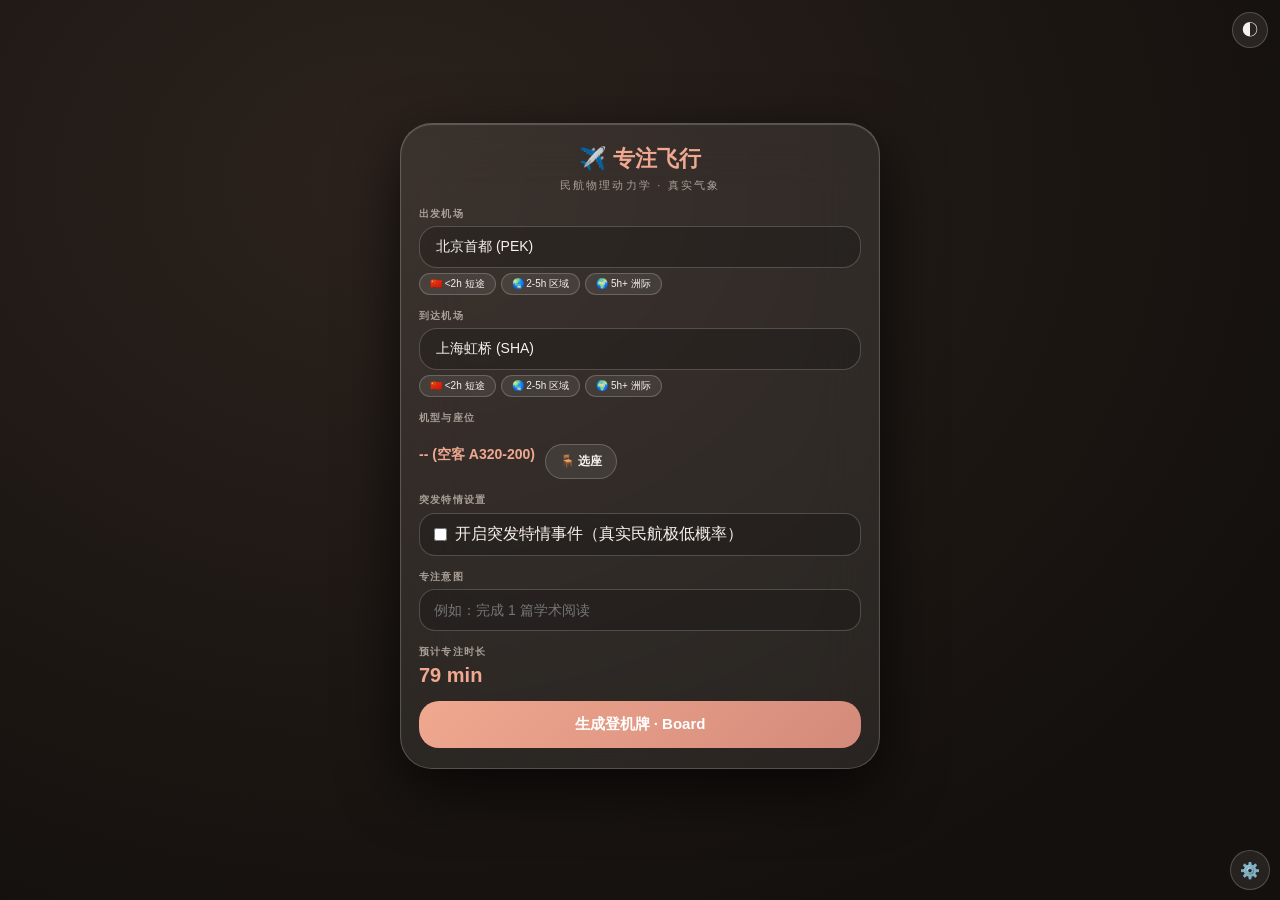
<file: node-111223/index.html>
<!DOCTYPE html>
    <html lang="zh-CN" data-theme="soft">
    <head>
    <meta charset="UTF-8" />
    <meta name="viewport" content="width=device-width,initial-scale=1,maximum-scale=1,viewport-fit=cover" />
    <title>专注飞行 - 真实民航模拟</title>
    <link rel="stylesheet" href="https://cdn.bootcdn.net/ajax/libs/leaflet/1.9.4/leaflet.css" />
    <script src="https://cdn.bootcdn.net/ajax/libs/leaflet/1.9.4/leaflet.js"></script>
    <style>
    :root {
    --bg: radial-gradient(ellipse at 30% 20%, #2b221d, #14100d 80%);
    --glass: rgba(255,255,255,.08);
    --glass-border: rgba(255,255,255,.2);
    --glass-blur: 30px;
    --text: #f8f1eb;
    --muted: #a89f97;
    --accent: #f0a890;
    --accent2: #d48a7a;
    --seat-avail: rgba(255,255,255,.15);
    --shadow: 0 20px 60px rgba(0,0,0,.7);
    --radius: 32px;
    }
    [data-theme="dark"] {
    --bg: radial-gradient(ellipse at 30% 20%, #171412, #080706 80%);
    --glass: rgba(255,255,255,.04);
    --glass-border: rgba(255,255,255,.12);
    --text: #e0d8d0;
    --muted: #888078;
    --accent: #dcb8ac;
    --accent2: #b8988c;
    }
    * { margin:0; padding:0; box-sizing:border-box; }
    body {
    font-family: -apple-system, "SF Pro Display", "PingFang SC", sans-serif;
    background: var(--bg); color: var(--text); min-height: 100vh;
    display: flex; align-items: center; justify-content: center;
    padding: 20px; transition: background .5s;
    }
    .glass {
    background: var(--glass); backdrop-filter: blur(var(--glass-blur));
    -webkit-backdrop-filter: blur(var(--glass-blur));
    border: 1px solid var(--glass-border); border-radius: var(--radius);
    box-shadow: var(--shadow), inset 0 1px 1px rgba(255,255,255,.2);
    }
    .app { max-width: 480px; width: 100%; margin: 0 auto; padding: 4px 0 12px; }
    .screen { display: none; animation: slideIn .45s cubic-bezier(.2,.9,.3,1); }
    .screen.active { display: block; }
    @keyframes slideIn {
    from { opacity:0; transform: translateX(28px); }
    to { opacity:1; transform: translateX(0); }
    }
    @keyframes turbulence-light {
    0% { transform: translate(0,0) rotate(0deg); }
    25% { transform: translate(1px,1.5px) rotate(0.2deg); }
    50% { transform: translate(-1px,-1px) rotate(-0.2deg); }
    75% { transform: translate(1.5px,-0.5px) rotate(0.1deg); }
    100% { transform: translate(0,0) rotate(0deg); }
    }
    @keyframes turbulence-severe {
    0% { transform: translate(0,0) rotate(0deg); }
    20% { transform: translate(-4px,4px) rotate(-1deg); }
    40% { transform: translate(4px,-3px) rotate(0.8deg); }
    60% { transform: translate(-3px,-4px) rotate(-0.6deg); }
    80% { transform: translate(3px,3px) rotate(1deg); }
    100% { transform: translate(0,0) rotate(0deg); }
    }
    .shake-light { animation: turbulence-light 0.4s infinite ease-in-out; }
    .shake-severe { animation: turbulence-severe 0.18s infinite ease-in-out; }
    h1 { font-size: 22px; font-weight: 700; text-align: center; color: var(--accent); }
    .sub { text-align: center; color: var(--muted); font-size: 11px; letter-spacing: .2em; margin-top: 4px; }
    .row { margin-top: 14px; }
    label { display: block; font-size: 10px; font-weight: 600; letter-spacing: .12em; color: var(--muted); text-transform: uppercase; margin-bottom: 5px; }
    .search-wrap { position: relative; }
    .search-wrap input { width: 100%; padding: 12px 16px; border-radius: 18px; border: 1px solid var(--glass-border); background: rgba(0,0,0,.2); color: var(--text); font-size: 14px; outline: none; }
    .search-list { position: absolute; top: calc(100% + 4px); left: 0; right: 0; max-height: 200px; overflow-y: auto; background: rgba(20,15,12,.95); border-radius: 16px; border: 1px solid var(--glass-border); display: none; z-index: 50; padding: 4px 0; }
    .search-list.show { display: block; }
    .search-list .item { padding: 8px 14px; cursor: pointer; font-size: 12px; display: flex; justify-content: space-between; }
    .search-list .item:hover { background: rgba(240,168,144,.18); }
    .search-list .item .code { color: var(--accent); font-weight: 700; }
    .checkbox-wrap { display: flex; align-items: center; gap: 8px; background: rgba(0,0,0,0.2); padding: 10px 14px; border-radius: 16px; border: 1px solid var(--glass-border); margin-top: 6px; }
    .btn { display: block; width: 100%; padding: 14px; border: none; border-radius: 20px; background: linear-gradient(135deg, var(--accent), var(--accent2)); color: #fff; font-size: 15px; font-weight: 600; cursor: pointer; margin-top: 14px; text-align: center; }
    .btn:active { transform: scale(.97); }
    .btn-secondary { background: var(--glass); color: var(--text); border: 1px solid var(--glass-border); }
    .btn-small { padding: 8px 14px; font-size: 12px; width: auto; }
    .flight-status-bar { display: flex; justify-content: space-between; align-items: center; background: rgba(0,0,0,0.3); border: 1px solid var(--glass-border); padding: 6px 12px; border-radius: 14px; margin-bottom: 6px; font-size: 11px; }
    .seatbelt-light { display: flex; align-items: center; gap: 5px; font-weight: 600; color: var(--muted); }
    .seatbelt-light.active { color: #ff4d4d; text-shadow: 0 0 8px rgba(255,77,77,0.5); }
    .seatbelt-light .dot { width: 7px; height: 7px; border-radius: 50%; background: var(--muted); }
    .seatbelt-light.active .dot { background: #ff4d4d; box-shadow: 0 0 6px #ff4d4d; }
    .event-banner { background: rgba(240,168,144,0.15); border: 1px solid var(--accent); border-radius: 12px; padding: 8px 12px; margin-top: 6px; font-size: 11px; display: flex; align-items: flex-start; gap: 8px; animation: slideIn 0.3s ease; line-height: 1.4; }
    .event-banner.danger { background: rgba(230,80,80,0.2); border-color: #ff4d4d; color: #ffc0c0; }
    .aircraft-container { margin-top: 8px; display: flex; flex-direction: column; align-items: center; max-height: 65vh; overflow-y: auto; padding: 6px; gap: 4px; }
    .fuselage { width: 100%; max-width: 440px; background: linear-gradient(180deg, rgba(255,255,255,0.08), rgba(255,255,255,0.02)); border-radius: 90px 90px 36px 36px; padding: 18px 10px 22px; border: 1.5px solid var(--glass-border); box-shadow: inset 0 0 30px rgba(0,0,0,0.55), 0 0 20px rgba(240,168,144,0.05); overflow-x: auto; min-height: 380px; }
    .cockpit { width: 68px; height: 18px; background: rgba(240,168,144,0.22); border: 1px solid var(--accent); border-radius: 28px 28px 4px 4px; margin: 0 auto 12px; display: flex; align-items: center; justify-content: center; font-size: 10px; color: var(--accent); letter-spacing: 1.5px; font-weight: 600; }
    .seat-grid { display: flex; flex-direction: column; gap: 3px; align-items: center; width: 100%; }
    .seat-row { display: flex; align-items: center; gap: 3px; justify-content: center; width: 100%; }
    .row-num { font-size: 10px; color: var(--muted); width: 16px; text-align: center; font-weight: 700; flex-shrink: 0; }
    .seat-icon { position: relative; background: var(--seat-avail); border: 1px solid var(--glass-border); border-radius: 5px 5px 3px 3px; cursor: pointer; transition: all .2s; display: flex; align-items: center; justify-content: center; font-size: 9px; color: var(--muted); flex-shrink: 0; width: 26px; height: 28px; font-weight: 600; }
    .seat-icon:hover { transform: scale(1.12); border-color: var(--accent); box-shadow: 0 0 8px rgba(240,168,144,0.3); }
    .seat-icon.selected { background: var(--accent); color: var(--bg-dark); border-color: var(--accent); box-shadow: 0 0 12px rgba(240,168,144,0.5); }
    .seat-icon.occupied { opacity: 0.35; cursor: not-allowed; }
    .aisle { width: 12px; flex-shrink: 0; }
    .cabin-divider { width: 100%; text-align: center; font-size: 10px; color: var(--accent); letter-spacing: 2px; margin: 6px 0 2px; opacity: 0.7; font-weight: 600; }
    .model-select { width: 100%; padding: 10px 14px; border-radius: 16px; border: 1px solid var(--glass-border); background: var(--glass); color: var(--text); font-size: 13px; outline: none; }
    #mapContainer { height: 22vh; min-height: 100px; border-radius: var(--radius); overflow: hidden; border: 1px solid var(--glass-border); background: #100d0b; margin-top: 4px; }
    .layer-control { display: flex; gap: 4px; justify-content: center; margin-top: 4px; flex-wrap: wrap; }
    .layer-btn { padding: 3px 10px; border-radius: 12px; background: var(--glass); border: 1px solid var(--glass-border); color: var(--text); font-size: 10px; cursor: pointer; }
    .layer-btn.active { background: rgba(240,168,144,.25); border-color: var(--accent); color: var(--accent); }
    .theme-toggle { position: fixed; top: 12px; right: 12px; z-index: 100; width: 36px; height: 36px; border-radius: 50%; background: var(--glass); border: 1px solid var(--glass-border); color: var(--text); font-size: 16px; cursor: pointer; display: flex; align-items: center; justify-content: center; }
    .admin-toggle { position: fixed; bottom: 10px; right: 10px; z-index: 9998; background: var(--glass); border: 1px solid var(--glass-border); border-radius: 50%; width: 40px; height: 40px; display: flex; align-items: center; justify-content: center; font-size: 16px; cursor: pointer; }
    .admin-panel { position: fixed; bottom: 0; left: 0; right: 0; background: rgba(0,0,0,0.95); backdrop-filter: blur(20px); border-top: 2px solid var(--accent); padding: 14px 16px 24px; z-index: 9999; max-height: 65vh; overflow-y: auto; transform: translateY(100%); transition: transform 0.4s cubic-bezier(.2,.9,.3,1); border-radius: 16px 16px 0 0; color: var(--text); }
    .admin-panel.show { transform: translateY(0); }
    .admin-panel h2 { color: var(--accent); font-size: 15px; margin-bottom: 4px; }
    .admin-panel .close-btn { position: absolute; right: 16px; top: 8px; font-size: 22px; cursor: pointer; color: var(--muted); }
    .event-slider { display: flex; align-items: center; gap: 8px; margin: 4px 0; flex-wrap: wrap; }
    .event-slider label { width: 110px; font-size: 11px; color: var(--muted); text-transform: none; }
    .event-slider input[type="range"] { flex: 1; min-width: 80px; accent-color: var(--accent); }
    .event-slider span { font-size: 11px; color: var(--accent); min-width: 55px; text-align: right; }
    .mag-article { margin-bottom: 14px; }
    .mag-article h3 { color: var(--accent); font-size: 14px; margin: 3px 0; }
    .mag-article p { font-size: 12px; line-height: 1.65; color: var(--text); }
    .mag-article .tag { font-size: 10px; color: var(--muted); }
    .music-panel { margin-top: 6px; background: rgba(0,0,0,0.25); border: 1px solid var(--glass-border); border-radius: 16px; padding: 8px 12px; }
    .music-quote { font-size: 10px; color: var(--muted); font-style: italic; text-align: center; line-height: 1.4; }
    .pass { padding: 20px; }
    .pass .line { display: flex; justify-content: space-between; margin: 5px 0; font-size: 12px; }
    .pass .big { font-size: 18px; font-weight: 700; color: var(--accent); }
    .pass .dash { border-top: 1px dashed var(--glass-border); margin: 8px 0; }
    .barcode-section { margin-top: 10px; display: flex; flex-direction: column; align-items: center; gap: 4px; }
    .barcode { width: 100%; height: 40px; background: #fff; border-radius: 6px; display: flex; align-items: center; justify-content: center; overflow: hidden; cursor: grab; }
    .barcode.torn { transform: translateY(40px) rotate(-5deg); opacity: 0; pointer-events: none; transition: all .4s; }
    .barcode .bars { display: flex; height: 80%; width: 92%; align-items: center; justify-content: center; gap: 2px; }
    .barcode .bar { height: 80%; background: #000; width: 2px; }
    .barcode .bar.thick { width: 4px; }
    .fly-meta { display: flex; justify-content: space-between; align-items: flex-end; margin-top: 6px; }
    .fly-time { font-size: 28px; font-weight: 300; font-variant-numeric: tabular-nums; color: var(--accent); }
    .fly-info { text-align: right; font-size: 10px; color: var(--muted); line-height: 1.3; }
    .progress { height: 3px; border-radius: 3px; background: var(--glass-border); margin-top: 6px; overflow: hidden; }
    .progress>div { height: 100%; width: 0; background: linear-gradient(90deg, var(--accent), var(--accent2)); transition: width .3s linear; }
    </style>
    </head>
    <body>
    <button class="theme-toggle" onclick="toggleTheme()">◐</button>
    <button class="admin-toggle" id="adminToggle" title="管理员面板">⚙️</button>
    <div class="admin-panel" id="adminPanel">
    <span class="close-btn" id="adminClose">×</span>
    <h2>⚙️ 特情概率面板</h2>
    <p style="font-size:10px;color:var(--muted);margin-bottom:8px;">所有概率单位为百分比（%），所见即所得</p>
    <div id="adminSliders"></div>
    <div style="display:flex;gap:8px;margin-top:10px;">
    <button class="btn btn-secondary btn-small" onclick="resetProbabilities()">🔄 恢复默认</button>
    <button class="btn btn-small" onclick="closeAdmin()">✅ 完成</button>
    </div>
    </div>
    <div class="app" id="appContainer">
    
    <!-- 1. 登机主界面 -->
    <section class="screen active" id="s-board">
    <div class="glass" style="padding:20px 18px;">
    <h1>✈️ 专注飞行</h1>
    <div class="sub">民航物理动力学 · 真实气象</div>
    <div class="row">
    <label>出发机场</label>
    <div class="search-wrap">
    <input type="text" id="depSearch" placeholder="搜索城市/机场/IATA..." />
    <div class="search-list" id="depList"></div>
    <input type="hidden" id="depIndex" value="0" />
    </div>
    <div style="display:flex;gap:5px;margin-top:5px;flex-wrap:wrap;">
    <button class="layer-btn" onclick="filterByDuration('dep',2)">🇨🇳 &lt;2h 短途</button>
    <button class="layer-btn" onclick="filterByDuration('dep',5)">🌏 2-5h 区域</button>
    <button class="layer-btn" onclick="filterByDuration('dep',99)">🌍 5h+ 洲际</button>
    </div>
    </div>
    <div class="row">
    <label>到达机场</label>
    <div class="search-wrap">
    <input type="text" id="arrSearch" placeholder="搜索城市/机场/IATA..." />
    <div class="search-list" id="arrList"></div>
    <input type="hidden" id="arrIndex" value="3" />
    </div>
    <div style="display:flex;gap:5px;margin-top:5px;flex-wrap:wrap;">
    <button class="layer-btn" onclick="filterByDuration('arr',2)">🇨🇳 &lt;2h 短途</button>
    <button class="layer-btn" onclick="filterByDuration('arr',5)">🌏 2-5h 区域</button>
    <button class="layer-btn" onclick="filterByDuration('arr',99)">🌍 5h+ 洲际</button>
    </div>
    </div>
    <div class="row">
    <label>机型与座位</label>
    <div style="display:flex;gap:10px;align-items:center;">
    <span id="seatDisplay" style="font-size:14px;font-weight:600;color:var(--accent);">-- (A320-200)</span>
    <button class="btn btn-small btn-secondary" onclick="goToSeatSelect()">🪑 选座</button>
    </div>
    </div>
    <div class="row">
    <label>突发特情设置</label>
    <div class="checkbox-wrap">
    <input type="checkbox" id="allowEmergencies" />
    <span>开启突发特情事件（真实民航极低概率）</span>
    </div>
    </div>
    <div class="row">
    <label>专注意图</label>
    <input type="text" id="intent" placeholder="例如：完成 1 篇学术阅读" style="width:100%;padding:12px 14px;border-radius:16px;border:1px solid var(--glass-border);background:rgba(0,0,0,.2);color:var(--text);font-size:14px;outline:none;" />
    </div>
    <div class="row">
    <label>预计专注时长</label>
    <div style="font-size:20px;font-weight:700;color:var(--accent);" id="displayDuration">-- min</div>
    </div>
    <button class="btn" onclick="board()">生成登机牌 · Board</button>
    </div>
    </section>
    
    <!-- 2. 选座界面 -->
    <section class="screen" id="s-seat">
    <div class="glass" style="padding:12px;">
    <h1 style="font-size:16px;">🪑 选择座位</h1>
    <div class="row">
    <label>机型</label>
    <select id="modelSelect" class="model-select"></select>
    </div>
    <div class="aircraft-container">
    <div class="fuselage">
    <div class="cockpit">驾驶舱</div>
    <div class="seat-grid" id="seatGrid"></div>
    </div>
    </div>
    <div class="row" style="display:flex;justify-content:space-between;align-items:center;margin-top:8px;">
    <span id="seatDisplay2" style="font-size:14px;font-weight:600;color:var(--accent);">--</span>
    <button class="btn btn-small" onclick="confirmSeat()">确认选座</button>
    </div>
    <button class="btn btn-secondary btn-small" onclick="goBoard()">← 返回</button>
    </div>
    </section>
    
    <!-- 3. 登机牌 -->
    <section class="screen" id="s-pass">
    <div class="glass pass">
    <div class="line"><span>航班号</span><b id="pFlight">FF---</b></div>
    <div class="line"><span>座位</span><b id="pSeat">--</b></div>
    <div class="dash"></div>
    <div class="line"><span>出发地</span><span>目的地</span></div>
    <div class="line"><b class="big" id="pDep">--</b><b class="big" id="pArr">--</b></div>
    <div class="line"><span id="pDepCode">--</span><span id="pArrCode">--</span></div>
    <div class="dash"></div>
    <div class="line"><span>登机时间</span><b id="pBoarding">--:--</b></div>
    <div class="line"><span>预计到达</span><b id="pEta">--:--</b></div>
    <div class="line"><span>专注目标</span><b id="pIntent">--</b></div>
    <div class="barcode-section">
    <div class="barcode" id="barcodeContainer">
    <div class="bars" id="barcodeBars"></div>
    </div>
    <div style="font-size:10px;color:var(--muted);">→ 向右滑动撕下登机牌</div>
    </div>
    </div>
    </section>
    
    <!-- 4. 飞行界面 -->
    <section class="screen" id="s-fly">
    <div class="glass" style="padding:8px !important;">
    <div class="flight-status-bar">
    <div class="seatbelt-light active" id="seatbeltLight">
    <span class="dot"></span>
    <span>FASTEN SEATBELT</span>
    </div>
    <div style="color:var(--muted);" id="currentWeatherTitle">☀️ 航路平稳</div>
    </div>
    <div id="eventBanner" class="event-banner" style="display:none;">
    <span id="eventIcon">⚠️</span>
    <span id="eventMsg">--</span>
    </div>
    <div id="mapContainer"></div>
    <div class="layer-control">
    <button class="layer-btn active" data-mode="map" onclick="switchViewMode('map')">🗺️ 航线</button>
    <button class="layer-btn" data-mode="terrain" onclick="switchViewMode('terrain')">⛰️ 地形</button>
    <button class="layer-btn" data-mode="weather" onclick="switchViewMode('weather')">🌤️ 天气</button>
    <button class="layer-btn" data-mode="window" onclick="switchViewMode('window')">🖼️ 窗景</button>
    </div>
    <div class="music-panel">
    <div class="music-quote" id="musicQuote">"万呎高空之上，将思绪交由旋律与云浪。"</div>
    <button class="btn btn-secondary btn-small" style="margin-top:6px;width:100%" onclick="openMagazine()">📖 云上读物</button>
    </div>
    <div class="fly-meta">
    <div>
    <div class="fly-time" id="clock">--:--</div>
    <div style="font-size:10px;color:var(--muted);" id="fPhase">地面准备</div>
    </div>
    <div class="fly-info">
    <div id="fAltitude">高度：0 m</div>
    <div id="fSpeed">地速：0 km/h</div>
    <div id="fRoute">-- → --</div>
    <div id="fSeat">座位 --</div>
    </div>
    </div>
    <div class="progress"><div id="prog"></div></div>
    <button class="btn btn-secondary btn-small" style="margin-top:6px;width:100%;" onclick="abort()">✕ 中止飞行</button>
    </div>
    </section>
    
    <!-- 5. 机上杂志 -->
    <section class="screen" id="s-magazine">
    <div class="glass" style="padding:18px;max-height:80vh;overflow-y:auto;">
    <div style="display:flex;justify-content:space-between;align-items:center;">
    <h1 style="font-size:16px;color:var(--accent)">📖 云上读物</h1>
    <button class="btn btn-small btn-secondary" onclick="switchScreen('fly')">收起 ✕</button>
    </div>
    <div class="sub" id="magRoute" style="margin:2px 0 10px;"></div>
    <div id="magContent"></div>
    </div>
    </section>
    
    <!-- 6. 降落统计 -->
    <section class="screen" id="s-land">
    <div class="glass pass">
    <h1 style="font-size:18px;margin-bottom:8px;">🎉 顺利降落</h1>
    <div class="line"><span>航线</span><b id="landRoute">--</b></div>
    <div class="line"><span>专注时长</span><b id="rDur">--</b></div>
    <div class="line"><span>座位</span><b id="rSeat">--</b></div>
    <div class="line"><span>落地时间</span><b id="rTime">--</b></div>
    <div class="dash"></div>
    <div style="text-align:center;font-size:13px;color:var(--accent);">专注目标已完成，欢迎回到地面。</div>
    <button class="btn" style="margin-top:14px;" onclick="goBoard()">✈️ 新航班</button>
    </div>
    </section>
    
    </div><!-- /appContainer -->
    
    <script>
    // ===== 全部机场数据（311个，含杂志信息） =====
    const AIRPORTS = [// ===== 中国内地 =====
    {iata:"PEK",cn:"北京首都",country:"中国",lat:40.0801,lng:116.5846,dial:"吃了么您呐",spots:["亮马河午夜游船","白塔寺胡同咖啡地图","西郊线香山段晨雾"],eats:["护国寺小吃豆汁配焦圈","牛街洪记牛肉粒","三元梅园奶卷"],route:"PEK 跑道 36L/18R 逆风起飞是常态，T3-C 早高峰安检排队 25 分钟起。"},
    {iata:"PKX",cn:"北京大兴",country:"中国",lat:39.5098,lng:116.4105,dial:"吃了么您呐",spots:["永定河特大桥日落","榆垡镇老茶馆","礼贤镇百年槐树"],eats:["大兴老哥们涮肉","庞各庄西瓜酱烙饼","念坛公园驴肉火烧"],route:"PKX 全球最大单体航站楼之一，跑道 01L/19R 长 3800m，预留 A380 空间。"},
    {iata:"PVG",cn:"上海浦东",country:"中国",lat:31.1443,lng:121.8082,dial:"侬好呀",spots:["浦东凌空 SOHO 屋顶","海滨高尔夫围墙外看货机","施湾镇老街"],eats:["老街汤团","川沙阿姨红烧肉","机场工作餐食堂"],route:"PVG 两条 4000m 跑道，东跑道 17L/35R 专供宽体，A350 首飞最多。"},
    {iata:"SHA",cn:"上海虹桥",country:"中国",lat:31.1979,lng:121.3363,dial:"侬好呀",spots:["苏州河昌平路桥下涂鸦","武康路后巷咖啡","杨浦滨江旧厂房"],eats:["阿娘面馆黄鱼面","大壶春生煎","光明邨鲜肉月饼"],route:"虹桥离市中心 13km，进近常走 ILS Z 跑道 18L，落地滑行 T2 比 T1 快 4 分钟。"},
    {iata:"CAN",cn:"广州白云",country:"中国",lat:23.3924,lng:113.2988,dial:"食咗饭未",spots:["东山口恤孤院路旧别墅","珠江琶醍后巷","黄埔古港渡口"],eats:["陈添记鱼皮","百花甜品凤凰奶糊","惠食佳啫啫黄鳝"],route:"CAN 平行跑道隔离运行，南向起飞走 02L 概率高，白云山净空限制 1500m 以下禁转。"},
    {iata:"SZX",cn:"深圳宝安",country:"中国",lat:22.6393,lng:113.8107,dial:"食咗未",spots:["华侨城创意园北门旧锅炉房","深圳湾运动公园观机点","大鹏所城黄昏"],eats:["肠粉王（向西村）","光明招待所乳鸽","蛇口渔二村海鲜"],route:"SZX 单跑道饱和运行，延误高发 18:00-20:00，备降首选珠海/惠州。"},
    {iata:"CTU",cn:"成都双流",country:"中国",lat:30.5785,lng:103.9471,dial:"巴适得板",spots:["玉林路小酒馆后院","华西坝老钟楼","锦江绿道九眼桥段"],eats:["贺记蛋烘糕","洞子口张老二凉粉","陈麻婆豆腐"],route:"双流离市区 16km，进近穿龙泉山背风坡常有轻微下沉气流。"},
    {iata:"TFU",cn:"成都天府",country:"中国",lat:30.3082,lng:104.4455,dial:"巴适得板",spots:["三岔湖水上栈道","丹景山观景台看进近","草池镇老茶馆"],eats:["简阳羊肉汤","贾家镇凉粉","石板凳镇锅盔"],route:"天府四跑道+卫星厅配置，02L/20R 预留 4000m 供远程洲际。"},
    {iata:"CKG",cn:"重庆江北",country:"中国",lat:29.7192,lng:106.6417,dial:"要得",spots:["黄桷垭老街涂鸦墙","南山一棵树后山步道","江北嘴江滩公园"],eats:["花市豌杂面","胖子妈盐水鸭","枇杷山晓宇火锅"],route:"CKG 起飞后须立即右转避市区，爬升梯度要求高，是 737MAX 复飞首航地。"},
    {iata:"KMG",cn:"昆明长水",country:"中国",lat:25.1019,lng:102.9292,dial:"给力呢",spots:["滇池海埂大坝日出","官渡古镇金刚塔","呈贡大学城樱花道"],eats:["桥香园过桥米线","篆新农贸市场烤豆腐","福照楼汽锅鸡"],route:"昆明海拔 2100m，空气稀薄，起飞滑跑比平原长 15%，巡航油耗更低。"},
    {iata:"XIY",cn:"西安咸阳",country:"中国",lat:34.4471,lng:108.7516,dial:"聊咋咧",spots:["大明宫遗址公园黄昏","湘子庙街旧书店","浐灞湿地公园"],eats:["老孙家泡馍（自己掰）","樊记腊汁肉夹馍","贾三灌汤包"],route:"咸阳北跑道 05L/23R 长 3800m，是国内少数能起降安-225 的机场之一。"},
    {iata:"HGH",cn:"杭州萧山",country:"中国",lat:30.2295,lng:120.4345,dial:"好的呀",spots:["西溪湿地慢行道","馒头山社区老房子","钱塘江大桥观景台"],eats:["咬不得高祖生煎","菊英面馆片儿川","新丰小吃虾肉小笼"],route:"萧山跑道 07/25，钱塘江口侧风频繁，进近常用修正海压高度。"},
    {iata:"NKG",cn:"南京禄口",country:"中国",lat:31.7420,lng:118.8610,dial:"阿要辣油啊",spots:["颐和路民国公馆群","浦口火车站旧址","玄武湖情侣园"],eats:["夫子庙蒋有记鸭血粉丝","南湖东路皮肚面","桂花鸭现斩"],route:"禄口南跑道 06/24 专供货运，顺丰夜间起降频繁。"},
    {iata:"WUH",cn:"武汉天河",country:"中国",lat:30.7838,lng:114.2081,dial:"搞么斯",spots:["汉口江滩芦苇荡","黎黄陂路老洋房","东湖绿道湖心亭"],eats:["老通城三鲜豆皮","蔡林记热干面加辣萝卜","精武鸭脖"],route:"天河长江北岸，夏季午后雷暴频发，ATC 常发 SIGMET 绕飞指令。"},
    {iata:"CSX",cn:"长沙黄花",country:"中国",lat:28.1892,lng:113.2197,dial:"嬲塞",spots:["橘子洲头青年雕像背面","潮宗街旧石板路","岳麓书院后山小路"],eats:["火宫殿臭豆腐","米粉街原味扁粉","文和友老长沙龙虾"],route:"黄花跑道 18/36 长 3800m，冬季冷空气南下常伴低空风切变。"},
    {iata:"FOC",cn:"福州长乐",country:"中国",lat:25.9357,lng:119.6635,dial:"丫霸",spots:["三坊七巷后巷","鼓山涌泉寺后山","马尾船政旧码头"],eats:["老药洲拌面扁肉","没牙伯花生汤","七星井鱼丸"],route:"长乐临海，海风侧风明显，起飞后需快速爬升避沿海禁飞区。"},
    {iata:"XMN",cn:"厦门高崎",country:"中国",lat:24.5442,lng:118.1278,dial:"甲霸",spots:["沙坡尾艺术西区","鼓浪屿鸡山路小巷","环岛路椰风寨"],eats:["四里老店沙茶面","西门土笋冻","1980 烧肉粽"],route:"高崎跑道紧邻海岸，05/23 起飞可俯瞰金门，海雾常影响 RVR。"},
    {iata:"SHE",cn:"沈阳桃仙",country:"中国",lat:41.6398,lng:123.4834,dial:"咋整啊",spots:["西塔朝鲜族风情街","铁西 1905 创意园","浑河晚渡公园"],eats:["老四季抻面","鸡架老式熏拌","西塔大冷面"],route:"桃仙冬季积雪结冰频繁，除冰车 A/B 区轮换，起飞前双重复检。"},
    {iata:"HRB",cn:"哈尔滨太平",country:"中国",lat:45.6234,lng:126.2503,dial:"咋地了",spots:["中央大街后巷","松花江铁路桥","老道外中华巴洛克"],eats:["张包铺排骨包子","华梅西餐厅俄式列巴","马迭尔冰棍（冬季室外吃）"],route:"太平冬季最低 -35℃，燃油需加热防结冰，全机除冰防冰检查。"},
    {iata:"URC",cn:"乌鲁木齐地窝堡",country:"中国",lat:43.9071,lng:87.4742,dial:"亚克西",spots:["国际大巴扎后巷","红山公园远眺","南山牧场哈萨克毡房"],eats:["二道桥烤包子","血站旁大盘鸡","米拉吉手抓饭"],route:"地窝堡海拔 648m，夏季高温空气密度低，起飞滑跑需严格计算性能。"},
    {iata:"LXA",cn:"拉萨贡嘎",country:"中国",lat:29.2970,lng:90.9110,dial:"扎西德勒",spots:["八廓街转经道","色拉寺辩经场","药王山观景台"],eats:["光明港琼甜茶馆","藏面配牦牛肉末","咸口酥油茶"],route:"贡嘎海拔 3570m，空气密度仅海平面 65%，起飞滑跑需 4000m 跑道。"},
    {iata:"KWL",cn:"桂林两江",country:"中国",lat:25.2183,lng:110.0400,dial:"蛮好的",spots:["漓江竹江码头晨雾","龙脊梯田金坑大寨","兴坪老街 20 元人民币取景地"],eats:["崇善米粉","铁西村烧鹅","阳朔啤酒鱼"],route:"两江群山环绕，进近需绕山体，决断高度后目视跑道为主。"},
    {iata:"HKT",cn:"普吉国际机场",country:"泰国",lat:8.1132,lng:98.3167,dial:"สวัสดี",spots:["卡伦观景台看日落","老普吉镇彩色房子","奈汉海滩礁石区"],eats:["Raya 餐厅泰式炒河粉","Mee Ton Poe 炒面","卡塔海鲜夜市"],route:"HKT 雨季午后雷暴高发，西南季风期跑道 09/27 常侧风。"},
    {iata:"NRT",cn:"东京成田",country:"日本",lat:35.7720,lng:140.3929,dial:"こんにちは",spots:["成田山新勝寺参道","サッポロビール園","空港对岸三里塚农地"],eats:["成田うまいもの屋","サンドイッチパーラー フェルメール","ラーメン おかの"],route:"NRT 两条 4000m 跑道，B 滑联络道常拥堵，落地后滑行 15 分钟不稀奇。"},
    {iata:"HND",cn:"东京羽田",country:"日本",lat:35.5494,lng:139.7798,dial:"こんにちは",spots:["羽田空港第 5 跑道展望台","大鳥居神社","京急空港線穴守稲荷"],eats:["日本橋蛎殻町 すし通","空港内 そば ふじ","羽田 ベーカリー"],route:"HND 紧邻东京湾，23 跑道进近贴海平面 300ft 飞越彩虹桥，是著名观机点。"},
    {iata:"ICN",cn:"首尔仁川",country:"韩国",lat:37.4602,lng:126.4407,dial:"안녕하세요",spots:["永宗岛白沙滩","仁川大桥日落","乙旺里市场"],eats:["空港内 パルグン カルビ","乙旺里 ジョンボクッパ","韓国式 ビビンバ"],route:"ICN 两条 3750m 跑道，冬季西北季风强，除冰程序严格。"},
    {iata:"SIN",cn:"新加坡樟宜",country:"新加坡",lat:1.3644,lng:103.9915,dial:"Hello lah",spots:["Jewel 瀑布雨林","樟宜海边观机点","榜鹅水道公园"],eats:["海南鸡饭（文东记）","椰浆饭 ノシ","肉骨茶 松發"],route:"SIN 02C/20C 跑道长 4000m，热带午后雷暴常见，绕飞几乎每日发生。"},
    {iata:"BKK",cn:"曼谷素万那普",country:"泰国",lat:13.6900,lng:100.7501,dial:"สวัสดี",spots:["古城博物馆 76 府","美功铁道市场","安帕瓦水上市场"],eats:["建兴酒家咖喱蟹","芒果糯米饭 Mae Varee","船面 Thong Smith"],route:"BKK 两条 4000m 跑道，西南季风期午后对流旺盛，落地常颠簸。"},
    {iata:"KUL",cn:"吉隆坡国际",country:"马来西亚",lat:2.7456,lng:101.7099,dial:"Apa khabar",spots:["黑风洞彩绘阶梯","茨厂街后巷壁画","布城粉红清真寺"],eats:["亚参叻沙 芭莎","炭烤沙爹 椰浆饭","肉骨茶 もう 一軒"],route:"KUL 跑道 32R/14L 长 4000m，热带气候湿度大，起飞性能需修正。"},
    {iata:"LHR",cn:"伦敦希思罗",country:"英国",lat:51.4700,lng:-0.4543,dial:"Cheerio",spots:["里士满公园鹿群","凯尤花园温室","汉普顿宫迷宫"],eats:["PIED À TERRE 鱼薯","DAIRY 早午餐","BRUMMELL 下午茶"],route:"LHR 两条 3900m 跑道，欧洲最繁忙单跑道对，间隔 2 分钟一架是常态。"},
    {iata:"CDG",cn:"巴黎戴高乐",country:"法国",lat:49.0097,lng:2.5479,dial:"Bonjour",spots:["莫努特圣德尼大教堂","兰吉公园",""],eats:["Ladurée 马卡龙","Pierre Hermé 伊斯凡","Eric Kayser 面包"],route:"CDG 三条跑道，26L/08R 长 4215m 是欧洲最长之一，常作远程出发。"},
    {iata:"FRA",cn:"法兰克福",country:"德国",lat:50.0379,lng:8.5622,dial:"Guten Tag",spots:["莱茵河畔老城","棕榈园温室","法兰克福旧歌剧院"],eats:["Grüne Soße 草本酱","Handkäs mit Musik","Apfelwein 苹果酒"],route:"FRA 四条跑道，07C/25C 是德国最繁忙跑道，汉莎枢纽每日 1200+ 架次。"},
    {iata:"AMS",cn:"阿姆斯特丹史基浦",country:"荷兰",lat:52.3105,lng:4.7683,dial:"Hallo",spots:["桑斯安斯风车村","阿姆斯特丹森林","基肯霍夫花园"],eats:["Stroopwafel 糖浆华夫","Haring 生鲱鱼","Poffertjes 小松饼"],route:"AMS 低于海平面 3m，06/24 跑道长 3800m，是荷兰皇家航空核心枢纽。"},
    {iata:"JFK",cn:"纽约肯尼迪",country:"美国",lat:40.6413,lng:-73.7781,dial:"What's up",spots:["洛克away海滩","皇后区壁画街","甘迺迪旧航站楼 TWA 酒店"],eats:["Katz's Delicatessen 腌牛肉三明治","Di Fara Pizza","Joe's Pizza"],route:"JFK 跑道 31L/13R 长 4423m，是北美东海岸主要洲际门户。"},
    {iata:"LAX",cn:"洛杉矶国际",country:"美国",lat:33.9416,lng:-118.4085,dial:"Sup",spots:["威尼斯海滩滑板公园","In-N-Out 公司直营店","圣莫尼卡码头摩天轮"],eats:["In-N-Out 双层起司堡","Randy's Donuts","Philippe 法式蘸酱三明治"],route:"LAX 四条平行跑道，25R/07L 为 3382m 主跑道，太平洋进近常伴海雾。"},
    {iata:"SYD",cn:"悉尼金斯福德·史密斯",country:"澳大利亚",lat:-33.9461,lng:151.1772,dial:"G'day",spots:["邦迪海滩冰山泳池","新南威尔士美术馆","达令港日落"],eats:[" meat pie  Harry's Cafe","鱼薯 Doyle's","澳白咖啡 7 Seeds"],route:"SYD 跑道 16R/34L 长 3962m，临海进近需避让航空管制区，南十字星目视进场经典。"},
    {iata:"DXB",cn:"迪拜国际",country:"阿联酋",lat:25.2532,lng:55.3657,dial:"Marhaba",spots:["沙漠保护区日落","迪拜相框观景台","老城香料市集"],eats:["Al Mallah 鸡肉卷","Ravi 餐厅咖喱","Karama 小吃街"],route:"DXB 两条 4000m 跑道，是 A380 主要运营基地，阿联酋航空枢纽。"},
    {iata:"DOH",cn:"多哈哈马德",country:"卡塔尔",lat:25.2731,lng:51.6086,dial:"Marhaba",spots:["伊斯兰艺术博物馆","珍珠岛人工岛","瓦其夫老市场"],eats:["Machboos 香饭","Kunafa 甜品","Karak 奶茶"],route:"DOH 跑道 16R/34L 长 4850m，是全球最长民用跑道之一，卡塔尔航空枢纽。"},
    {iata:"IST",cn:"伊斯坦布尔",country:"土耳其",lat:41.2753,lng:28.7519,dial:"Merhaba",spots:["加拉达石塔","香料市集","王子岛群"],eats:["Simit 芝麻圈","Balık Ekmek 鱼三明治","Turkish Delight"],route:"IST 新机场 3 条跑道，跑道 35L/17R 长 4100m，是土耳其航空新枢纽。"},
    {iata:"HKG",cn:"香港国际",country:"中国香港",lat:22.3089,lng:113.9144,dial:"早晨啊",spots:["西环坚尼地城海边","旺角金鱼街","南丫岛榕树湾"],eats:["九记牛腩","添好运点心","兰芳园丝袜奶茶"],route:"赤鱲角填海造陆，双跑道独立运行，全球最繁忙货运机场之一。"},
    {iata:"TPE",cn:"台北桃园",country:"中国台湾",lat:25.0777,lng:121.2328,dial:"阮来去",spots:["西门町剥皮寮","淡水老街渔人码头","阳明山后山步道"],eats:["永康牛肉面","鼎泰丰小笼包","阿宗面线"],route:"桃园 02L/20R 为主要跑道，冬季东北季风强，进近常伴侧风颠簸。"},
    {iata:"MFM",cn:"澳门国际",country:"中国澳门",lat:22.1490,lng:113.5923,dial:"唔該",spots:["路环圣方济各教堂","恋爱巷彩色房子","氹仔旧城区"],eats:["诚昌饭店水蟹粥","莫义记榴莲雪糕","安德鲁蛋挞"],route:"澳门跑道 16/34 长 3360m，三面环海，进近紧贴澳门塔，是著名观机点。"}
    ];// ===== AIRPORTS 结束 =====
    
    // ===== 机型数据库（含机龄） =====
    const MODELS = {
    "A220-100":{name:"空客 A220-100",seats:135,rows:[[1,3,"F"],[4,6,"E"],[7,21,"Y"]],layout:"2-2 2-2 2-3",age:5,firstFlight:2019,range:6300,engine:"PW1500G",cruiseAlt:12500,desc:"原庞巴迪 C 系列，PW1500G 齿轮传动发动机，燃油效率极高。"},
    "A220-300":{name:"空客 A220-300",seats:160,rows:[[1,3,"F"],[4,6,"E"],[7,24,"Y"]],layout:"2-2 2-2 2-3",age:4,firstFlight:2020,range:6500,engine:"PW1500G",cruiseAlt:12500,desc:"A220-100 加长版，支线干线两用，客舱宽度同级最优。"},
    "A318":{name:"空客 A318",seats:132,rows:[[1,2,"F"],[3,5,"E"],[6,22,"Y"]],layout:"2-2 2-2 3-3",age:16,firstFlight:2007,range:5950,engine:"CFM56-5B",cruiseAlt:12000,desc:"A320 家族最小成员，被称为'迷你空客'，适合瘦长航线。"},
    "A319":{name:"空客 A319",seats:156,rows:[[1,3,"F"],[4,6,"E"],[7,26,"Y"]],layout:"2-2 2-2 3-3",age:14,firstFlight:2009,range:6850,engine:"CFM56-5B",cruiseAlt:12000,desc:"A320 缩短型，高原性能优异，常飞拉萨、九寨等高原机场。"},
    "A320":{name:"空客 A320-200",seats:180,rows:[[1,3,"F"],[4,7,"E"],[8,30,"Y"]],layout:"2-2 2-2 3-3",age:12,firstFlight:2008,range:6100,engine:"CFM56-5B",cruiseAlt:12000,desc:"全球最畅销窄体机之一，CFM56 发动机，鲨鳍小翼降 4% 油耗。"},
    "A320neo":{name:"空客 A320neo",seats:186,rows:[[1,3,"F"],[4,7,"E"],[8,31,"Y"]],layout:"2-2 2-2 3-3",age:4,firstFlight:2016,range:6300,engine:"LEAP-1A/PW1100G",cruiseAlt:12000,desc:"neo=New Engine Option，燃油效率提升 15%，噪音降低 50%。"},
    "A321":{name:"空客 A321-200",seats:220,rows:[[1,3,"F"],[4,8,"E"],[9,38,"Y"]],layout:"2-2 2-2 3-3",age:10,firstFlight:2013,range:5600,engine:"CFM56-5B",cruiseAlt:12000,desc:"A320 加长版，单通道中载客量最大之一，适合高客流航线。"},
    "A321neo":{name:"空客 A321neo",seats:244,rows:[[1,4,"F"],[5,9,"E"],[10,42,"Y"]],layout:"2-2 2-2 3-3",age:3,firstFlight:2017,range:7400,engine:"LEAP-1A/PW1100G",cruiseAlt:12000,desc:"窄体机飞远程代表，AT 翼梢小翼，单座成本降 20%。"},
    "A330-200":{name:"空客 A330-200",seats:293,rows:[[1,4,"F"],[5,10,"E"],[11,46,"Y"]],layout:"2-2-2 2-3-2 2-4-2",age:13,firstFlight:2008,range:13400,engine:"Trent 700",cruiseAlt:12500,desc:"双发宽体中型，ETOPS 240 认证，适合跨洋中等客流航线。"},
    "A330-300":{name:"空客 A330-300",seats:277,rows:[[1,4,"F"],[5,10,"E"],[11,42,"Y"]],layout:"2-2-2 2-3-2 2-4-2",age:11,firstFlight:2010,range:11750,engine:"Trent 700",cruiseAlt:12500,desc:"A330 家族主力，三舱布局典型 277 人，是天合联盟跨洋主力。"},
    "A330-800":{name:"空客 A330-800",seats:257,rows:[[1,4,"F"],[5,10,"E"],[11,40,"Y"]],layout:"2-2-2 2-3-2 2-4-2",age:2,firstFlight:2018,range:15094,engine:"Trent 7000",cruiseAlt:12500,desc:"A330neo 家族小弟，燃油效率比 -200 提升 25%，是 767 替代者。"},
    "A330-900":{name:"空客 A330-900",seats:300,rows:[[1,4,"F"],[5,11,"E"],[12,44,"Y"]],layout:"2-2-2 2-3-2 2-4-2",age:2,firstFlight:2018,range:13334,engine:"Trent 7000",cruiseAlt:12500,desc:"A330neo 主力，是 787 主要竞争对手，客舱 Airspace 设计。"},
    "A350-900":{name:"空客 A350-900",seats:325,rows:[[1,6,"F"],[7,14,"E"],[15,48,"Y"]],layout:"2-2-2 2-4-2 3-3-3",age:5,firstFlight:2018,range:15000,engine:"Trent XWB",cruiseAlt:13100,desc:"复合材料 53%，燃油效率提升 25%，客舱气压 6000ft。"},
    "A350-1000":{name:"空客 A350-1000",seats:366,rows:[[1,6,"F"],[7,16,"E"],[17,54,"Y"]],layout:"2-2-2 2-4-2 3-4-3",age:4,firstFlight:2019,range:16100,engine:"Trent XWB-97",cruiseAlt:13100,desc:"A350 加长版，是空客用来竞争 777 的宽体旗舰。"},
    "A380":{name:"空客 A380-800",seats:555,rows:[[1,10,"F"],[11,20,"E"],[21,80,"Y"]],layout:"2-2-2 2-4-2 3-4-3",age:8,firstFlight:2014,range:15200,engine:"GP7270/Trent 900",cruiseAlt:13100,desc:"全球最大双层宽体，四台发动机，是航空工程巅峰之作。"},
    "B737-700":{name:"波音 737-700",seats:140,rows:[[1,2,"F"],[3,5,"E"],[6,24,"Y"]],layout:"2-2 2-2 3-3",age:18,firstFlight:2005,range:6230,engine:"CFM56-7B",cruiseAlt:12500,desc:"737NG 家族最小，适合支线高密度航线，西南航空大量使用。"},
    "B737-800":{name:"波音 737-800",seats:189,rows:[[1,3,"F"],[4,7,"E"],[8,32,"Y"]],layout:"2-2 2-2 3-3",age:15,firstFlight:2005,range:5420,engine:"CFM56-7B",cruiseAlt:12500,desc:"全球最普及窄体机，CFM56-7B 发动机，是 737NG 绝对主力。"},
    "B737-900":{name:"波音 737-900",seats:215,rows:[[1,3,"F"],[4,8,"E"],[9,36,"Y"]],layout:"2-2 2-2 3-3",age:12,firstFlight:2008,range:5900,engine:"CFM56-7B",cruiseAlt:12500,desc:"737NG 最长款，载客量接近 757，但航程较短。"},
    "B737_MAX8":{name:"波音 737 MAX 8",seats:210,rows:[[1,3,"F"],[4,8,"E"],[9,35,"Y"]],layout:"2-2 2-2 3-3",age:3,firstFlight:2017,range:6570,engine:"LEAP-1B",cruiseAlt:12500,desc:"737 MAX 主力，LEAP-1B 发动机，燃油效率提升 14%。"},
    "B737_MAX9":{name:"波音 737 MAX 9",seats:220,rows:[[1,3,"F"],[4,8,"E"],[9,37,"Y"]],layout:"2-2 2-2 3-3",age:3,firstFlight:2017,range:6570,engine:"LEAP-1B",cruiseAlt:12500,desc:"MAX 8 加长版，是 757-200 退役后的窄体替代者之一。"},
    "B737_MAX10":{name:"波音 737 MAX 10",seats:230,rows:[[1,3,"F"],[4,9,"E"],[10,39,"Y"]],layout:"2-2 2-2 3-3",age:1,firstFlight:2021,range:6100,engine:"LEAP-1B",cruiseAlt:12500,desc:"MAX 家族最大款，与 A321neo 直接竞争，2021 年首飞。"},
    "B757-200":{name:"波音 757-200",seats:235,rows:[[1,3,"F"],[4,8,"E"],[9,40,"Y"]],layout:"2-2 2-2 3-3",age:20,firstFlight:2000,range:7222,engine:"RB211-535E4",cruiseAlt:12500,desc:"窄体长航程经典，起飞性能强，被称为'爬升怪兽'。"},
    "B767-300":{name:"波音 767-300",seats:269,rows:[[1,4,"F"],[5,10,"E"],[11,42,"Y"]],layout:"2-2-2 2-3-2 2-3-2",age:18,firstFlight:2002,range:9700,engine:"CF6-80C2",cruiseAlt:12500,desc:"双发宽体中型，是跨大西洋航线的老牌主力。"},
    "B777-200":{name:"波音 777-200",seats:314,rows:[[1,4,"F"],[5,12,"E"],[13,46,"Y"]],layout:"2-2-2 2-4-2 3-3-3",age:17,firstFlight:2003,range:9695,engine:"GE90-90B",cruiseAlt:13100,desc:"777 家族开山之作，GE90 发动机，是双发宽体远程先驱。"},
    "B777-200ER":{name:"波音 777-200ER",seats:314,rows:[[1,4,"F"],[5,12,"E"],[13,46,"Y"]],layout:"2-2-2 2-4-2 3-3-3",age:14,firstFlight:2006,range:14260,engine:"GE90-94B",cruiseAlt:13100,desc:"200ER=Extended Range，是 777 早期跨太平洋主力。"},
    "B777-300ER":{name:"波音 777-300ER",seats:368,rows:[[1,6,"F"],[7,14,"E"],[15,52,"Y"]],layout:"2-2-2 2-4-2 3-4-3",age:9,firstFlight:2011,range:14685,engine:"GE90-115B",cruiseAlt:13100,desc:"GE90-115B 推力 115300 磅，是全球推力最强航空发动机。"},
    "B777X":{name:"波音 777X",seats:426,rows:[[1,6,"F"],[7,16,"E"],[17,58,"Y"]],layout:"2-2-2 2-4-2 3-4-3",age:1,firstFlight:2022,range:16110,engine:"GE9X",cruiseAlt:13100,desc:"777 家族最新一代，折叠翼尖设计，GE9X 发动机创推力纪录。"},
    "B787-8":{name:"波音 787-8 梦想",seats:242,rows:[[1,4,"F"],[5,10,"E"],[11,38,"Y"]],layout:"2-2-2 2-4-2 3-3-3",age:7,firstFlight:2015,range:13620,engine:"GEnx-1B",cruiseAlt:13100,desc:"787 家族基础款，复合材料 50%，电动调光舷窗。"},
    "B787-9":{name:"波音 787-9 梦想",seats:296,rows:[[1,4,"F"],[5,12,"E"],[13,44,"Y"]],layout:"2-2-2 2-4-2 3-3-3",age:6,firstFlight:2018,range:14140,engine:"GEnx-1B",cruiseAlt:13100,desc:"787 主力，机身加长 6m，长途体验极佳，湿度更高。"},
    "B787-10":{name:"波音 787-10 梦想",seats:336,rows:[[1,4,"F"],[5,12,"E"],[13,50,"Y"]],layout:"2-2-2 2-4-2 3-3-3",age:3,firstFlight:2019,range:11910,engine:"GEnx-1B",cruiseAlt:13100,desc:"787 最长款，适合高密度远程航线，如伦敦-纽约。"},
    "C919":{name:"国产 C919",seats:168,rows:[[1,3,"F"],[4,6,"E"],[7,28,"Y"]],layout:"2-2 2-2 3-3",age:2,firstFlight:2023,range:5555,engine:"LEAP-1C",cruiseAlt:12100,desc:"中国商飞首款干线客机，超临界机翼，是中国民航工业里程碑。"},
    "C909":{name:"国产 C909 (ARJ21)",seats:90,rows:[[1,2,"F"],[3,4,"E"],[5,18,"Y"]],layout:"2-2 2-2 3-2",cabin:"regional",age:5,firstFlight:2018,range:3700,engine:"CF34-10A",cruiseAlt:11900,desc:"中国商飞首款支线客机，适应高原短跑道。"},
    "E170":{name:"巴航工业 E170",seats:80,rows:[[1,2,"F"],[3,14,"Y"]],layout:"2-2 2-2",age:10,firstFlight:2012,range:3852,engine:"CF34-8E",cruiseAlt:12500,desc:"E-Jet 家族最小，支线喷气机，2-2 全经济舱无中间座。"},
    "E175":{name:"巴航工业 E175",seats:88,rows:[[1,2,"F"],[3,16,"Y"]],layout:"2-2 2-2",age:8,firstFlight:2014,range:3704,engine:"CF34-8E",cruiseAlt:12500,desc:"北美支线航空主力，2-2 布局舒适。"},
    "E190":{name:"巴航工业 E190",seats:106,rows:[[1,2,"F"],[3,20,"Y"]],layout:"2-2 2-2",age:12,firstFlight:2008,range:4537,engine:"CF34-10E",cruiseAlt:12500,desc:"E-Jet 经典中型，支线干线两用。"},
    "E195":{name:"巴航工业 E195",seats:122,rows:[[1,2,"F"],[3,24,"Y"]],layout:"2-2 2-2",age:10,firstFlight:2010,range:4078,engine:"CF34-10E",cruiseAlt:12500,desc:"E-Jet 家族最大，载客量接近 737-700。"},
    "E190-E2":{name:"巴航工业 E190-E2",seats:114,rows:[[1,2,"F"],[3,22,"Y"]],layout:"2-2 2-2",age:3,firstFlight:2018,range:5300,engine:"PW1900G",cruiseAlt:12500,desc:"E2 新一代，齿轮传动发动机，燃油效率提升 17%。"},
    "E195-E2":{name:"巴航工业 E195-E2",seats:146,rows:[[1,2,"F"],[3,26,"Y"]],layout:"2-2 2-2",age:2,firstFlight:2019,range:4800,engine:"PW1900G",cruiseAlt:12500,desc:"E2 家族最大，是 A320neo/737MAX 的支线竞争对手。"},
    "ATR42":{name:"ATR 42-600",seats:50,rows:[[1,13,"Y"]],layout:"2-2",age:6,firstFlight:2014,range:1500,engine:"PW127XT",cruiseAlt:7600,desc:"法意合资涡桨支线，适合短跑道和偏远岛屿航线。"},
    "ATR72":{name:"ATR 72-600",seats:78,rows:[[1,20,"Y"]],layout:"2-2",age:5,firstFlight:2015,range:1528,engine:"PW127XT",cruiseAlt:7600,desc:"ATR42 加长版，涡桨经济性极佳，是海岛和山区支线主力。"}
    };// ===== MODELS 结束 =====
    
    // ===== 机上杂志数据库 =====
    const MAG_DB = {
    generic:{spots:["老城区早市","火车站背后的旧书店","本地人散步的河滨公园"],eats:["巷口老面馆","本地人常去的早点摊","菜市场旁小吃店"],route:"本航线巡航高度通常维持在 FL350 附近，机组依气象雷达微调航向。"},
    hardcore:{title:"航空硬核 · 为什么巡航高度多是 10600 米？",body:"三点：平流层底部气流稳、空气密度约地面 1/4 发动机效率最高、留足紧急下降裕度。再高（如 Concorde 的 18000m）臭氧和辐射上升，座舱加压成本陡增。"},
    life:{title:"云上生活 · 耳压疼？别硬吞口水",body:"打哈欠或捏鼻鼓气配合小口喝水最稳。下降阶段更容易堵，提前含硬糖让唾液持续分泌。机舱湿度常年 12% 左右，建议每小时小口补水。"},
    preface:{title:"卷首 · 把时间交给地平线",body:"起飞时城市还醒着，落地时灯火已稀疏。万米高空没有通知、没有红点，只有引擎低频白噪音----这是现代生活里少有的被允许'什么都不做'的缝隙。"}
    };
    
    // ===== 全局状态 =====
    let S = {dep:null,arr:null,model:null,seat:null,dur:0,intent:"",start:0,now:0,events:[],weather:null,alt:0,spd:0,route:null,registration:"",emergencies:false,allowEmerg:false,flightOverride:null,phase:"ground",eventStart:0};
    
    // ===== 工具函数 =====
    function $(id){return document.getElementById(id);}
    function haversine(a,b){const R=6371,dLat=(b.lat-a.lat)*Math.PI/180,dLng=(b.lng-a.lng)*Math.PI/180,lat1=a.lat*Math.PI/180,lat2=b.lat*Math.PI/180,x=Math.sin(dLat/2)**2+Math.cos(lat1)*Math.cos(lat2)*Math.sin(dLng/2)**2;return R*2*Math.atan2(Math.sqrt(x),Math.sqrt(1-x));}
    function rand(min,max){return Math.random()*(max-min)+min;}
    function pick(arr){return arr[Math.floor(Math.random()*arr.length)];}
    function fmtTime(ms){const m=Math.floor(ms/60000),s=Math.floor((ms%60000)/1000);return String(m).padStart(2,'0')+':'+String(s).padStart(2,'0');}
    function getCurrentPhase(t){
    const dur=S.dur*60000;
    if(t<30000) return 'ground';
    if(t<dur*0.15) return 'climb';
    if(t<dur*0.85) return 'cruise';
    if(t<dur*0.95) return 'descent';
    return 'approach';
    }
    function phaseMatches(phase,allowed){return allowed==='any'||phase===allowed||(Array.isArray(allowed)&&allowed.includes(phase));}
    
    // ===== 页面切换 =====
    function switchScreen(id){
    const screens={board:'s-board',seat:'s-seat',pass:'s-pass',fly:'s-fly',mag:'s-magazine',land:'s-land'};
    const cur=document.querySelector('.screen.active');
    const next=$(screens[id]);
    if(!next) return;
    if(cur){
    cur.style.opacity='0';
    cur.style.transform='translateX(-30px)';
    setTimeout(()=>{
    cur.classList.remove('active');
    cur.style.opacity='';
    cur.style.transform='';
    next.classList.add('active');
    },300);
    } else next.classList.add('active');
    }
    function show(id){const key=id.startsWith('s-')?id.slice(2):id;switchScreen(key);}
    
    // ===== 主题切换 =====
    function toggleTheme(){const t=document.documentElement.getAttribute('data-theme');document.documentElement.setAttribute('data-theme',t==='dark'?'soft':'dark');}
    
    // ===== 机场搜索 =====
    function renderAirportList(type){
    const q=$(type+'Search').value.trim().toLowerCase();
    const list=$(type+'List');
    if(!q){list.classList.remove('show');return;}
    const filtered=AIRPORTS.filter(a=>a.cn.includes(q)||a.iata.toLowerCase().includes(q)||(a.country&&a.country.includes(q)));
    list.innerHTML='';
    filtered.slice(0,12).forEach(a=>{
    const div=document.createElement('div');
    div.className='item';
    div.innerHTML=`<span>${a.cn}（${a.country||''}）</span><span class="code">${a.iata}</span>`;
    div.onclick=()=>{
    $(type+'Search').value=`${a.cn} (${a.iata})`;
    if(type==='dep') S.dep=a; else S.arr=a;
    list.classList.remove('show');
    updateDuration();
    };
    list.appendChild(div);
    });
    list.classList.add('show');
    }
    function filterByDuration(type,maxHours){
    if(type==='dep'&&!S.dep) return;
    if(type==='arr'&&!S.arr) return;
    const ref=type==='dep'?S.dep:S.arr;
    const filtered=AIRPORTS.filter(a=>{
    if(a.iata===ref.iata) return false;
    const dist=haversine(ref,a);
    const hours=dist/820;
    return hours<=maxHours;
    });
    const list=$(type+'List');
    list.innerHTML='';
    list.classList.add('show');
    filtered.slice(0,12).forEach(a=>{
    const dist=haversine(ref,a);
    const hours=(dist/820).toFixed(1);
    const div=document.createElement('div');
    div.className='item';
    div.innerHTML=`<span>${a.cn}</span><span class="code">${a.iata} · ${hours}h</span>`;
    div.onclick=()=>{
    $(type+'Search').value=`${a.cn} (${a.iata})`;
    if(type==='dep') S.dep=a; else S.arr=a;
    list.classList.remove('show');
    updateDuration();
    };
    list.appendChild(div);
    });
    }
    function updateDuration(){
    if(S.dep&&S.arr){
    const d=haversine(S.dep,S.arr);
    S.dur=Math.max(30,Math.round(d/820*60));
    $('displayDuration').textContent=S.dur+' min';
    }
    }
    
    // ===== 机型与选座 =====
    function initModelSelect(){
    const sel=$('modelSelect');
    sel.innerHTML='';
    Object.keys(MODELS).forEach(k=>{
    const opt=document.createElement('option');
    opt.value=k;
    opt.textContent=MODELS[k].name+' · '+MODELS[k].seats+'座';
    sel.appendChild(opt);
    });
    sel.value=S.model||'A320';
    sel.onchange=()=>{S.model=sel.value;renderSeatMap();updateSeatDisplay();};
    }
    
    // ===== 座位渲染（按机型 layout 字段自动差异化） =====
    function renderSeatMap(){
    const m=MODELS[S.model||'A320'];
    const grid=$('seatGrid');
    grid.innerHTML='';
    if(!m.layout){
    // 兜底：老格式 rows 数组
    m.rows.forEach(([from,to,cls])=>{
    for(let r=from;r<=to;r++){
    const row=document.createElement('div');
    row.className='seat-row';
    row.appendChild(Object.assign(document.createElement('span'),{className:'row-num',textContent:r}));
    const cols=cls==='F'?4:cls==='E'?6:6;
    for(let c=1;c<=cols;c++){
    const seat=document.createElement('div');
    seat.className='seat-icon';
    seat.textContent=r+String.fromCharCode(64+c);
    seat.onclick=()=>{
    if(seat.classList.contains('occupied'))return;
    document.querySelectorAll('.seat-icon.selected').forEach(s=>s.classList.remove('selected'));
    seat.classList.add('selected');
    S.seat=seat.textContent;
    updateSeatDisplay();
    };
    row.appendChild(seat);
    }
    grid.appendChild(row);
    }
    });
    return;
    }
    // 有 layout 字段 → 按布局字符串解析
    const layouts=m.layout.split(' ');
    const cabinNames=['头等舱','商务舱','超经舱','经济舱'];
    layouts.forEach((lo,ci)=>{
    const parts=lo.split('-').map(Number);
    const totalCols=parts.reduce((a,b)=>a+b,0);
    const letters='ABCDEFGHIJKLMNOPQRSTUVWXYZ';
    const [from,to]=m.rows[ci];
    // 舱位分隔标签
    if(ci>0){
    const div=document.createElement('div');
    div.className='cabin-divider';
    div.textContent=cabinNames[ci]||'';
    grid.appendChild(div);
    }
    for(let r=from;r<=to;r++){
    const row=document.createElement('div');
    row.className='seat-row';
    row.appendChild(Object.assign(document.createElement('span'),{className:'row-num',textContent:r}));
    let letterIdx=0,cum=0;
    for(let c=0;c<totalCols;c++){
    // 过道
    if(parts.some((p,i)=>{const start=cum;cum+=p;return c===start;}) && c>0){
    const aisle=document.createElement('div');
    aisle.className='aisle';
    row.appendChild(aisle);
    letterIdx++;
    }
    const seat=document.createElement('div');
    seat.className='seat-icon';
    seat.textContent=r+letters[letterIdx++];
    if(Math.random()<0.2) seat.classList.add('occupied');
    seat.onclick=()=>{
    if(seat.classList.contains('occupied'))return;
    document.querySelectorAll('.seat-icon.selected').forEach(s=>s.classList.remove('selected'));
    seat.classList.add('selected');
    S.seat=seat.textContent;
    updateSeatDisplay();
    };
    row.appendChild(seat);
    }
    row.appendChild(Object.assign(document.createElement('span'),{className:'row-num',textContent:r}));
    grid.appendChild(row);
    }
    });
    }
    
    function updateSeatDisplay(){
    const m=MODELS[S.model||'A320'];
    const txt=(S.seat||'--')+' ('+m.name+')';
    $('seatDisplay').textContent=txt;
    const d2=$('seatDisplay2');
    if(d2) d2.textContent=txt;
    }
    function goToSeatSelect(){
    if(!S.dep||!S.arr){alert('请先选择出发和到达机场');return;}
    if(!S.model) S.model='A320';
    initModelSelect();
    renderSeatMap();
    updateSeatDisplay();
    switchScreen('seat');
    }
    function confirmSeat(){if(!S.seat){alert('请先选一个座位');return;}switchScreen('board');}
    function goBoard(){switchScreen('board');}
    
    // ===== 登机牌 =====
    function board(){
    if(!S.dep||!S.arr){alert('请选择出发和到达机场');return;}
    if(!S.seat){alert('请先选座');return;}
    S.allowEmerg=$('allowEmergencies').checked;
    S.intent=$('intent').value||'专注飞行';
    S.registration='B-'+Math.floor(1000+Math.random()*8999);
    $('pFlight').textContent='FF'+Math.floor(1000+Math.random()*8999);
    $('pSeat').textContent=S.seat;
    $('pDep').textContent=S.dep.cn;
    $('pArr').textContent=S.arr.cn;
    $('pDepCode').textContent=S.dep.iata;
    $('pArrCode').textContent=S.arr.iata;
    const now=new Date();
    $('pBoarding').textContent=now.getHours().toString().padStart(2,'0')+':'+now.getMinutes().toString().padStart(2,'0');
    $('pEta').textContent='--:--';
    $('pIntent').textContent=S.intent;
    const bars=$('barcodeBars');
    bars.innerHTML='';
    for(let i=0;i<60;i++){const b=document.createElement('div');b.className='bar'+(Math.random()>0.6?' thick':'');bars.appendChild(b);}
    switchScreen('pass');
    let startX=0;
    const bc=$('barcodeContainer');
    bc.addEventListener('touchstart',e=>startX=e.touches[0].clientX);
    bc.addEventListener('touchend',e=>{if(e.changedTouches[0].clientX-startX>80){bc.classList.add('torn');setTimeout(startFly,600);}});
    bc.addEventListener('mousedown',e=>startX=e.clientX);
    bc.addEventListener('mouseup',e=>{if(e.clientX-startX>80){bc.classList.add('torn');setTimeout(startFly,600);}});
    }
    function startFly(){
    S.start=Date.now();
    S.now=S.start;
    S.alt=0;
    S.spd=0;
    S.phase='ground';
    S.eventStart=0;
    S.flightOverride=null;
    $('eventBanner').style.display='none';
    $('seatbeltLight').classList.add('active');
    switchScreen('fly');
    initMap();
    tick();
    }
    
    // ===== 飞行模拟 Tick =====
    const PHASE_SPEED={ground:0,climb:520,cruise:880,descent:680,approach:300};
    
    function tick(){
    if(!S.start) return;
    S.now=Date.now();
    const elapsed=S.now-S.start;
    const dur=S.dur*60000;
    const t=Math.min(elapsed/dur,1);
    const phase=getCurrentPhase(elapsed);
    S.phase=phase;
    
    // 速度（平滑趋近目标）
    const targetSpd=PHASE_SPEED[phase]||0;
    if(S.flightOverride==='GLIDE'){
    S.spd=Math.max(280,S.spd-1.5);
    } else if(S.flightOverride==='SINGLE_ENGINE'){
    S.spd+=(520-S.spd)*0.02;
    } else {
    const accel=phase==='climb'?2.5:phase==='descent'?3:1.5;
    S.spd+=(targetSpd-S.spd)*accel*0.02;
    }
    
    // 高度（平滑插值）
    const totalClimbTime=dur*0.15;
    if(phase==='ground') S.alt=0;
    else if(phase==='climb'){
    const climbT=Math.min(elapsed/totalClimbTime,1);
    S.alt=10600*(1-Math.pow(1-climbT,3));
    } else if(phase==='cruise'){
    S.alt=10600+rand(-150,150);
    } else if(phase==='descent'){
    const descentElapsed=elapsed-dur*0.85;
    const descentT=Math.min(descentElapsed/(dur*0.15),1);
    S.alt=10600*(1-Math.pow(descentT,2));
    } else if(phase==='approach'){
    const appElapsed=elapsed-dur*0.95;
    const appT=Math.min(appElapsed/(dur*0.05),1);
    S.alt=600*(1-appT);
    }
    if(S.flightOverride==='GLIDE') S.alt=Math.max(3000,S.alt-30);
    if(S.flightOverride==='SINGLE_ENGINE'&&S.alt>6500) S.alt=Math.max(6500,S.alt-20);
    
    // 特情触发
    if(S.allowEmerg&&elapsed>30000&&Math.random()<0.0003) tryTriggerEvent(phase);
    if(S.eventStart&&elapsed-S.eventStart>30000){S.eventStart=0;$('eventBanner').style.display='none';S.flightOverride=null;}
    
    updateFlyUI(t,elapsed);
    updatePlanePos(t);
    if(t<1) setTimeout(tick,100);
    }
    
    function updateFlyUI(t,elapsed){
    $('clock').textContent=fmtTime(elapsed);
    $('fPhase').textContent={ground:'地面准备',climb:'爬升中',cruise:'巡航中',descent:'下降中',approach:'进近着陆'}[S.phase];
    $('fAltitude').textContent='高度：'+Math.round(S.alt)+' m ('+Math.round(S.alt*3.28084)+' ft)';
    $('fSpeed').textContent='地速：'+Math.round(S.spd)+' km/h';
    $('fRoute').textContent=(S.dep?.iata||'--')+' → '+(S.arr?.iata||'--');
    $('fSeat').textContent='座位 '+S.seat+' | '+S.registration;
    $('prog').style.width=(t*100)+'%';
    const app=$('appContainer');
    app.className=S.eventStart?'shake-severe':'';
    }
    
    // ===== 特情系统 =====
    const EVENTS=[
    {key:'bird_strike',name:'鸟击',icon:'🐦',phase:['climb'],prob:0.001,dur:15000,msg:'起飞爬升段遭遇鸟群，发动机振动指示异常。',override:null},
    {key:'single_engine',name:'单发失效',icon:'🔥',phase:['climb','cruise'],prob:0.0002,dur:30000,msg:'一发失效，推力减至 MCT，正在下降到单发巡航高度 6500m。',override:'SINGLE_ENGINE'},
    {key:'dual_engine',name:'双发失效',icon:'💥',phase:['climb','cruise'],prob:0.00002,dur:30000,msg:'双发停车！启动 APU，执行无动力滑翔，寻找备降场。',override:'GLIDE'},
    {key:'decompression',name:'机体破损失压',icon:'🛡️',phase:['cruise'],prob:0.00005,dur:30000,msg:'客舱失压，氧气面罩脱落，紧急下降到安全高度。',override:'GLIDE'},
    {key:'turb_light',name:'轻度颠簸',icon:'🌤',phase:['cruise','climb','descent'],prob:0.08,dur:20000,msg:'轻度颠簸，请系好安全带，客舱服务继续。',override:null},
    {key:'turb_moderate',name:'中度颠簸',icon:'🌬️',phase:['cruise','climb','descent'],prob:0.03,dur:20000,msg:'中度颠簸，停止客舱服务，系紧安全带。',override:null},
    {key:'turb_severe',name:'严重颠簸',icon:'🌪️',phase:['cruise'],prob:0.003,dur:25000,msg:'严重颠簸！结构载荷警告，减速至颠簸速度。',override:null},
    {key:'cat',name:'晴空乱流 CAT',icon:'🌫️',phase:['cruise'],prob:0.005,dur:20000,msg:'晴空乱流！雷达不可见，突发强颠簸。',override:null},
    {key:'thunder_edge',name:'雷雨边缘绕飞',icon:'⛈️',phase:['cruise','climb','descent'],prob:0.02,dur:25000,msg:'雷雨边缘绕飞中，注意阵性颠簸。',override:null},
    {key:'thunder_penetrate',name:'强雷暴穿越',icon:'⚡',phase:['cruise'],prob:0.002,dur:30000,msg:'误入雷暴核心，冰雹撞击+雷击风险，紧急下降！',override:null},
    {key:'cb_avoid',name:'积雨云绕飞',icon:'☁️',phase:['cruise'],prob:0.015,dur:20000,msg:'雷达引导绕飞 Cb 积雨云，航向调整中。',override:null},
    {key:'high_wind',name:'高空大风',icon:'💨',phase:['cruise'],prob:0.03,dur:20000,msg:'急流影响，地速增加，预计提前到达。',override:null},
    {key:'tailwind_shear',name:'顺风切变',icon:'🌬️',phase:['descent','approach'],prob:0.005,dur:20000,msg:'进近遭遇顺风切变，升力骤降，执行复飞。',override:null},
    {key:'volcanic',name:'火山灰云',icon:'🌋',phase:['cruise'],prob:0.0005,dur:30000,msg:'遭遇火山灰云！不能爬升脱离，180° 掉头下降脱离。',override:'GLIDE'},
    {key:'sandstorm',name:'沙尘暴',icon:'🌪️',phase:['climb','descent','approach'],prob:0.0005,dur:25000,msg:'沙尘暴影响能见度，备降程序启动。',override:null},
    {key:'microburst',name:'下击暴流',icon:'💥',phase:['descent','approach'],prob:0.001,dur:25000,msg:'下击暴流警告！下沉气流超 164m/min，复飞！',override:null},
    {key:'hail',name:'冰雹撞击',icon:'🧊',phase:['cruise'],prob:0.002,dur:25000,msg:'冰雹撞击雷达罩/风挡，紧急下降避开对流。',override:null},
    {key:'icing',name:'机翼积冰',icon:'❄️',phase:['climb','cruise'],prob:0.003,dur:20000,msg:'过冷水滴积冰，开启防冰，速度受限。',override:null},
    {key:'mountain_wave',name:'山地波',icon:'🏔️',phase:['climb','descent'],prob:0.005,dur:20000,msg:'山地波颠簸，高度波动，注意监控。',override:null},
    {key:'mech_fault',name:'机械故障',icon:'🔧',phase:['any'],prob:0.001,dur:25000,msg:'襟翼/起落架异常，减速检查，准备备降。',override:null},
    {key:'pilot_down',name:'驾驶员失能',icon:'👨‍✈️',phase:['any'],prob:0.0002,dur:20000,msg:'机长失能，副驾驶接管，正常飞行。',override:null},
    {key:'hijack',name:'劫机事件',icon:'🚫',phase:['any'],prob:0.00001,dur:30000,msg:'反劫机程序启动，机组按预案处置。',override:null}
    ];
    function tryTriggerEvent(phase){
    const candidates=EVENTS.filter(e=>phaseMatches(phase,e.phase)&&Math.random()<e.prob);
    if(candidates.length===0) return;
    const ev=pick(candidates);
    S.eventStart=Date.now()-S.start;
    S.flightOverride=ev.override;
    const banner=$('eventBanner');
    banner.className='event-banner'+(ev.override?' danger':'');
    $('eventIcon').textContent=ev.icon;
    $('eventMsg').textContent=ev.msg;
    banner.style.display='flex';
    }
    
    // ===== 地图 =====
    let mapObj=null,planeMarker=null;
    function initMap(){
    if(mapObj) mapObj.remove();
    mapObj=L.map('mapContainer').setView([S.dep.lat,S.dep.lng],5);
    L.tileLayer('https://webrd0{s}.is.autonavi.com/appmaptile?lang=zh_cn&size=1&scale=1&style=8&x={x}&y={y}&z={z}',{subdomains:'1234',attribution:'高德'}).addTo(mapObj);
    const mid=[(S.dep.lat+S.arr.lat)/2,(S.dep.lng+S.arr.lng)/2];
    mapObj.setView(mid,5);
    const line=[[S.dep.lat,S.dep.lng],[S.arr.lat,S.arr.lng]];
    L.polyline(line,{color:'#f0a890',weight:2,dashArray:'5 5'}).addTo(mapObj);
    L.marker([S.dep.lat,S.dep.lng]).addTo(mapObj).bindPopup(S.dep.cn);
    L.marker([S.arr.lat,S.arr.lng]).addTo(mapObj).bindPopup(S.arr.cn);
    planeMarker=L.marker(mid,{icon:L.divIcon({html:'✈️',className:'plane-icon',iconSize:[24,24]})}).addTo(mapObj);
    }
    function updatePlanePos(t){
    if(!planeMarker) return;
    const lat=S.dep.lat+(S.arr.lat-S.dep.lat)*t;
    const lng=S.dep.lng+(S.arr.lng-S.dep.lng)*t;
    planeMarker.setLatLng([lat,lng]);
    }
    
    // ===== 视图模式 =====
    function switchViewMode(mode){
    document.querySelectorAll('.layer-btn').forEach(b=>b.classList.remove('active'));
    document.querySelector(`[data-mode="${mode}"]`).classList.add('active');
    const mapEl=$('mapContainer');
    if(mapObj) mapObj.eachLayer(l=>mapObj.removeLayer(l));
    if(mode==='map'){
    mapEl.style.background='';
    L.tileLayer('https://webrd0{s}.is.autonavi.com/appmaptile?lang=zh_cn&size=1&scale=1&style=8&x={x}&y={y}&z={z}',{subdomains:'1234',attribution:'高德'}).addTo(mapObj);
    redrawRoute();
    }
    else if(mode==='terrain'){
    mapEl.style.background='';
    L.tileLayer('https://{s}.tile.opentopomap.org/{z}/{x}/{y}.png',{attribution:'OpenTopoMap'}).addTo(mapObj);
    redrawRoute();
    }
    else if(mode==='weather'){
    mapEl.style.background='linear-gradient(135deg,#1a3a4a,#2d5a6a,#4a8a9a)';
    L.tileLayer('https://webrd0{s}.is.autonavi.com/appmaptile?lang=zh_cn&size=1&scale=1&style=8&x={x}&y={y}&z={z}',{subdomains:'1234',attribution:'高德'}).addTo(mapObj);
    redrawRoute();
    L.rectangle([[90,-180],[-90,180]],{color:'#ff4444',fillColor:'#ff4444',fillOpacity:0.12,weight:0}).addTo(mapObj);
    }
    else if(mode==='window'){
    mapEl.style.background='linear-gradient(180deg,#1a1a2e 0%,#16213e 40%,#0f3460 70%,#533483 100%)';
    }
    }
    function redrawRoute(){
    if(!mapObj||!S.dep||!S.arr) return;
    const line=[[S.dep.lat,S.dep.lng],[S.arr.lat,S.arr.lng]];
    L.polyline(line,{color:'#f0a890',weight:2,dashArray:'5 5'}).addTo(mapObj);
    L.marker([S.dep.lat,S.dep.lng]).addTo(mapObj).bindPopup(S.dep.cn);
    L.marker([S.arr.lat,S.arr.lng]).addTo(mapObj).bindPopup(S.arr.cn);
    }
    
    // ===== 机上杂志 =====
    function openMagazine(){
    const depCity=getCityData(S.dep?.iata);
    const arrCity=getCityData(S.arr?.iata);
    const ac=MODELS[S.model]||MODELS['A320'];
    $('magRoute').textContent=(S.dep?.cn||'')+' ('+S.dep?.iata+') → '+(S.arr?.cn||'')+' ('+S.arr?.iata+') · '+S.dur+' min';
    let html='';
    html+=magArticle('卷首语','',MAG_DB.preface.title,MAG_DB.preface.body);
    html+=magArticle('出发地 · '+depCity.cn,'<span class="tag">'+depCity.dial+'</span>',depCity.cn+'的三个非网红角落','① '+depCity.spots[0]+'；② '+depCity.spots[1]+'；③ '+depCity.spots[2]+'。');
    html+=magArticle('目的地 · '+arrCity.cn,'<span class="tag">方言：'+arrCity.dial+'</span>',arrCity.cn+'的三个非网红角落','① '+arrCity.spots[0]+'；② '+arrCity.spots[1]+'；③ '+arrCity.spots[2]+'。');
    html+=magArticle('本地人食堂','', '出发前/落地后吃什么','<strong>'+depCity.cn+'：</strong>'+depCity.eats[0]+'；'+depCity.eats[1]+'；'+depCity.eats[2]+'<br><strong>'+arrCity.cn+'：</strong>'+arrCity.eats[0]+'；'+arrCity.eats[1]+'；'+arrCity.eats[2]);
    html+=magArticle('航空硬核','',MAG_DB.hardcore.title,MAG_DB.hardcore.body);
    html+=magArticle('云上生活','',MAG_DB.life.title,MAG_DB.life.body);
    html+=magArticle('航线冷知识','',S.dep?.cn+' → '+S.arr?.cn,arrCity.route);
    html+=magArticle('✈️ 本架飞机 Spotlight','<span class="tag">注册号 '+S.registration+'</span>',ac.name,'<strong>发动机：</strong>'+ac.engine+'<br><strong>机龄：</strong>'+(new Date().getFullYear()-ac.firstFlight)+' 年（首飞 '+ac.firstFlight+'）<br><strong>航程：</strong>'+ac.range+' km · <strong>典型载客：</strong>'+ac.seats+' 人<br>'+ac.desc);
    $('magContent').innerHTML=html;
    switchScreen('mag');
    }
    function magArticle(tag,subtitle,title,body){
    return `<article class="mag-article"><div class="sub" style="text-align:left">${tag}</div>${subtitle?'<div style="font-size:9px;color:var(--muted);margin-bottom:2px">'+subtitle+'</div>':''}<h3>${title}</h3><p>${body}</p></article>`;
    }
    function getCityData(iata){
    const a=AIRPORTS.find(x=>x.iata===iata);
    if(a&&a.spots&&a.spots.length) return a;
    return {cn:a?.cn||'本机场',dial:'落地问路请用普通话',spots:MAG_DB.generic.spots,eats:MAG_DB.generic.eats,route:MAG_DB.generic.route};
    }
    
    // ===== 降落 =====
    function land(){
    $('seatbeltLight').classList.remove('active');
    $('landRoute').textContent=(S.dep?.cn||'')+' → '+(S.arr?.cn||'');
    $('rDur').textContent=S.dur+' min';
    $('rSeat').textContent=S.seat+' ('+S.registration+')';
    $('rTime').textContent=new Date().getHours().toString().padStart(2,'0')+':'+new Date().getMinutes().toString().padStart(2,'0');
    switchScreen('land');
    }
    function abort(){S.start=0;switchScreen('board');}
    
    // ===== 管理员面板 =====
    const PROB_DEFAULTS={turb_light:8,turb_moderate:3,turb_severe:0.3,cat:0.5,thunder_edge:2,thunder_penetrate:0.2,cb_avoid:1.5,high_wind:3,tailwind_shear:0.5,volcanic:0.05,sandstorm:0.05,microburst:0.1,hail:0.2,icing:0.3,mountain_wave:0.5,bird_strike:0.1,single_engine:0.02,dual_engine:0.002,decompression:0.005,mech_fault:0.1,pilot_down:0.02,hijack:0.001};
    const PROB_LABELS={turb_light:'🌤 轻度颠簸',turb_moderate:'🌬️ 中度颠簸',turb_severe:'🌪️ 严重颠簸',cat:'🌫️ 晴空乱流CAT',thunder_edge:'⛈️ 雷雨边缘绕飞',thunder_penetrate:'⚡ 强雷暴穿越',cb_avoid:'☁️ 积雨云绕飞',high_wind:'💨 高空大风',tailwind_shear:'🌬️ 顺风切变',volcanic:'🌋 火山灰云',sandstorm:'🌪️ 沙尘暴',microburst:'💥 下击暴流',hail:'🧊 冰雹撞击',icing:'❄️ 机翼积冰',mountain_wave:'🏔️ 山地波',bird_strike:'🐦 鸟击',single_engine:'🔥 单发失效',dual_engine:'💥 双发失效',decompression:'🛡️ 机体破损失压',mech_fault:'🔧 机械故障',pilot_down:'👨‍✈️ 驾驶员失能',hijack:'🚫 劫机事件'};
    let PROBS={...PROB_DEFAULTS};
    $('adminToggle').onclick=()=>$('adminPanel').classList.add('show');
    $('adminClose').onclick=()=>$('adminPanel').classList.remove('show');
    function closeAdmin(){$('adminPanel').classList.remove('show');}
    function renderAdminSliders(){
    const groups={
    '🌤️ 气象灾害类':['turb_light','turb_moderate','turb_severe','cat','thunder_edge','thunder_penetrate','cb_avoid','high_wind','tailwind_shear'],
    '🌋 自然灾害类':['volcanic','sandstorm','microburst','hail','icing','mountain_wave'],
    '🔧 机械/应急类':['bird_strike','single_engine','dual_engine','decompression','mech_fault','pilot_down','hijack']
    };
    let html='';
    Object.entries(groups).forEach(([title,keys])=>{
    html+=`<div style="font-size:11px;color:var(--accent);margin:10px 0 4px;font-weight:600;">${title}</div>`;
    keys.forEach(k=>{
    html+=`<div class="event-slider"><label>${PROB_LABELS[k]}</label><input type="range" min="0" max="${k.includes('hijack')||k==='dual_engine'?0.01:k.includes('single')?0.1:10}" step="0.001" value="${PROBS[k]}" oninput="PROBS['${k}']=parseFloat(this.value);this.nextElementSibling.textContent=this.value+'%'"><span>${PROBS[k]}%</span></div>`;
    });
    });
    $('adminSliders').innerHTML=html;
    }
    function resetProbabilities(){PROBS={...PROB_DEFAULTS};renderAdminSliders();}
    renderAdminSliders();
    
    // ===== 初始化 =====
    S.dep=AIRPORTS[0];
    S.arr=AIRPORTS[3];
    S.model='A320';
    $('depSearch').value='北京首都 (PEK)';
    $('arrSearch').value='上海虹桥 (SHA)';
    $('depSearch').addEventListener('input',()=>renderAirportList('dep'));
    $('arrSearch').addEventListener('input',()=>renderAirportList('arr'));
    updateDuration();
    initModelSelect();
    renderSeatMap();
    updateSeatDisplay();
    </script>
    </body>
    </html>
</file>
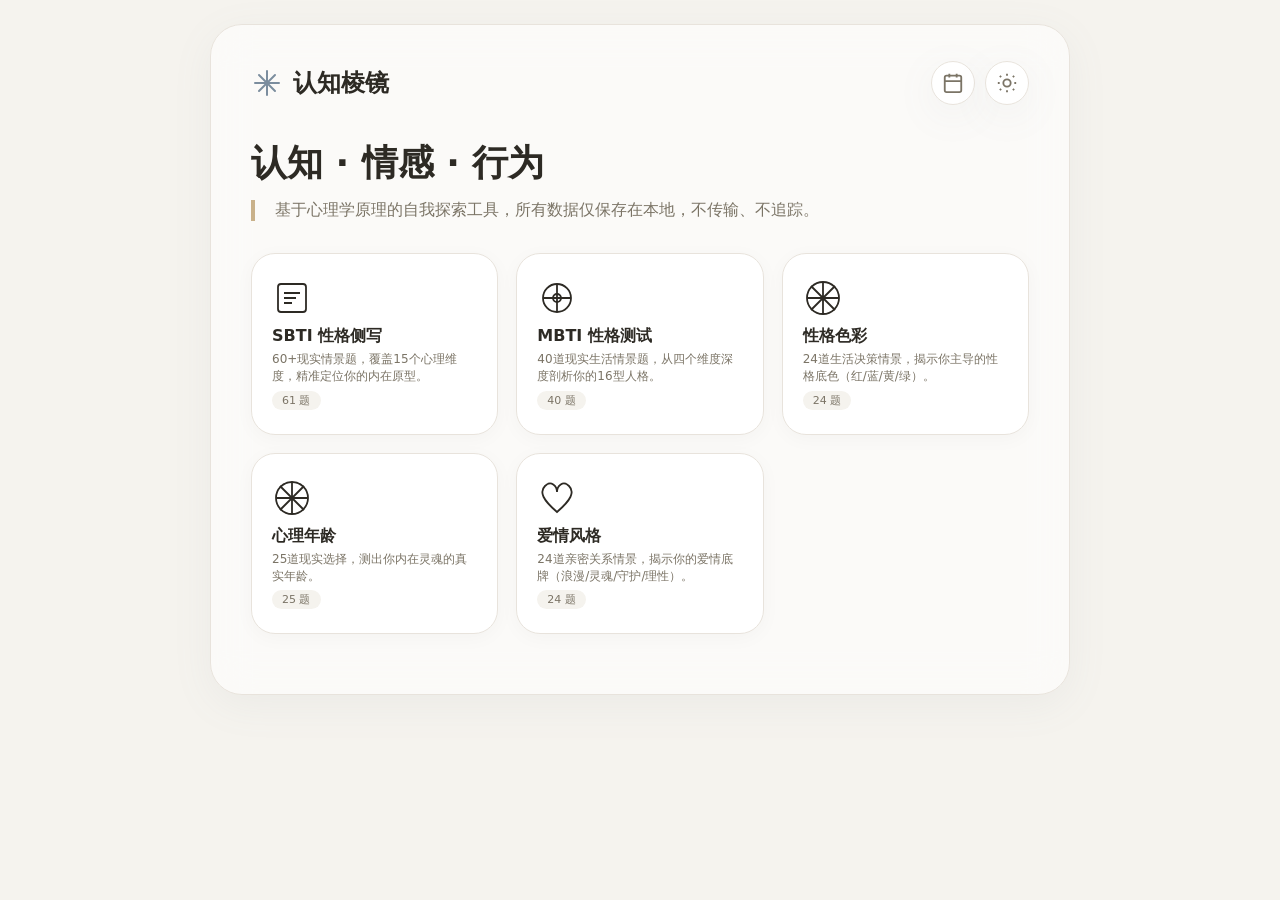
<file: node-3/index.html>
<!DOCTYPE html>
<html lang="zh-CN" id="html-root">
<head>
    <meta charset="UTF-8" />
    <meta name="viewport" content="width=device-width, initial-scale=1.0" />
    <title>认知棱镜 · 内在光谱</title>
    <style>
        :root {
            --bg: #f5f3ee;
            --bg-card: #ffffff;
            --bg-glass: rgba(255, 255, 255, 0.6);
            --text-main: #2d2a24;
            --text-sub: #7b7466;
            --border: #e8e3dc;
            --primary: #7b8d9e;
            --primary-light: #a0b0c0;
            --accent: #c9b18a;
            --shadow: 0 10px 40px rgba(123, 141, 158, 0.08);
            --radius-lg: 32px;
            --radius-md: 24px;
            --radius-sm: 16px;
            --transition: 0.4s cubic-bezier(.4, 0, .2, 1);
        }
        html.dark-mode {
            --bg: #1a1a2e;
            --bg-card: #24243e;
            --bg-glass: rgba(36, 36, 62, 0.6);
            --text-main: #eae6e0;
            --text-sub: #9b9588;
            --border: #33334d;
            --primary: #9bb0c0;
            --primary-light: #7b8d9e;
            --accent: #c9b18a;
            --shadow: 0 10px 40px rgba(0, 0, 0, 0.3);
        }
        * {
            margin: 0;
            padding: 0;
            box-sizing: border-box;
        }
        body {
            font-family: 'Inter', 'PingFang SC', 'Noto Sans SC', system-ui, sans-serif;
            background: var(--bg);
            color: var(--text-main);
            min-height: 100vh;
            padding: 24px;
            transition: background var(--transition), color var(--transition);
        }
        .app-container {
            max-width: 860px;
            margin: 0 auto;
            background: var(--bg-glass);
            backdrop-filter: blur(20px);
            border-radius: var(--radius-lg);
            box-shadow: var(--shadow);
            padding: 36px 40px 60px;
            position: relative;
            border: 1px solid var(--border);
            transition: all var(--transition);
        }
        .header {
            display: flex;
            justify-content: space-between;
            align-items: center;
            margin-bottom: 36px;
        }
        .logo {
            font-size: 24px;
            font-weight: 800;
            display: flex;
            align-items: center;
            gap: 10px;
        }
        .logo svg {
            width: 32px;
            height: 32px;
            stroke: var(--primary);
            stroke-width: 2;
            fill: none;
        }
        .header-actions {
            display: flex;
            gap: 10px;
        }
        .theme-toggle {
            background: var(--bg-card);
            border: 1px solid var(--border);
            color: var(--text-sub);
            width: 44px;
            height: 44px;
            border-radius: 50%;
            cursor: pointer;
            font-size: 20px;
            display: flex;
            align-items: center;
            justify-content: center;
            transition: var(--transition);
            box-shadow: var(--shadow);
        }
        .theme-toggle:hover {
            transform: translateY(-2px);
            color: var(--primary);
        }
        .theme-toggle svg {
            width: 22px;
            height: 22px;
            stroke: currentColor;
            fill: none;
            stroke-width: 2;
        }
        .btn {
            padding: 12px 26px;
            border-radius: 999px;
            font-weight: 600;
            font-size: 15px;
            border: none;
            cursor: pointer;
            transition: var(--transition);
            display: inline-flex;
            align-items: center;
            gap: 8px;
        }
        .btn-primary {
            background: linear-gradient(135deg, var(--primary), var(--primary-light));
            color: #fff;
            box-shadow: 0 8px 20px rgba(123, 141, 158, 0.3);
        }
        .btn-primary:hover {
            transform: translateY(-2px);
        }
        .btn-outline {
            background: transparent;
            border: 2px solid var(--border);
            color: var(--text-sub);
        }
        .btn-outline:hover {
            background: var(--bg);
            border-color: var(--primary-light);
        }
        .btn-full {
            width: 100%;
            justify-content: center;
        }
        .btn-sm {
            padding: 6px 14px;
            font-size: 13px;
        }
        .page {
            display: none;
            animation: fadeIn .5s ease forwards;
        }
        .page.active {
            display: block;
        }
        @keyframes fadeIn {
            from {
                opacity: 0;
                transform: translateY(8px)
            }
            to {
                opacity: 1;
                transform: none
            }
        }

        .home-title {
            font-size: 36px;
            font-weight: 800;
            line-height: 1.2;
            margin-bottom: 8px;
        }
        .home-sub {
            font-size: 16px;
            color: var(--text-sub);
            margin: 16px 0 32px;
            border-left: 4px solid var(--accent);
            padding-left: 20px;
        }
        .test-grid {
            display: grid;
            grid-template-columns: repeat(auto-fill, minmax(200px, 1fr));
            gap: 18px;
        }
        .test-card {
            background: var(--bg-card);
            border-radius: var(--radius-md);
            padding: 24px 20px;
            box-shadow: 0 4px 20px rgba(0, 0, 0, 0.03);
            transition: var(--transition);
            cursor: pointer;
            border: 1px solid var(--border);
            position: relative;
            overflow: hidden;
        }
        .test-card:hover {
            transform: translateY(-6px);
            box-shadow: 0 20px 40px rgba(123, 141, 158, 0.1);
            border-color: var(--primary-light);
        }
        .test-card .icon {
            width: 40px;
            height: 40px;
            margin-bottom: 8px;
            stroke: var(--primary);
            stroke-width: 1.8;
            fill: none;
        }
        .test-card h3 {
            font-size: 16px;
            font-weight: 700;
            margin-bottom: 4px;
        }
        .test-card p {
            color: var(--text-sub);
            font-size: 12px;
            line-height: 1.4;
        }
        .test-card .badge {
            font-size: 11px;
            background: var(--bg);
            border-radius: 12px;
            padding: 2px 10px;
            display: inline-block;
            margin-top: 6px;
            color: var(--text-sub);
        }

        .progress-bar-container {
            width: 100%;
            height: 6px;
            background: var(--bg);
            border-radius: 999px;
            margin-bottom: 24px;
            overflow: hidden;
            border: 1px solid var(--border);
        }
        .progress-bar {
            height: 100%;
            background: linear-gradient(90deg, var(--primary), var(--accent));
            border-radius: 999px;
            transition: width .4s ease;
            width: 0%;
        }
        .question-box {
            background: var(--bg-card);
            border-radius: var(--radius-md);
            padding: 36px;
            box-shadow: 0 4px 20px rgba(0, 0, 0, 0.03);
            border: 1px solid var(--border);
        }
        .q-counter {
            font-size: 13px;
            color: var(--text-sub);
            margin-bottom: 12px;
            display: block;
        }
        .q-text {
            font-size: 19px;
            font-weight: 600;
            line-height: 1.6;
        }
        .q-scenario {
            font-size: 14px;
            color: var(--text-sub);
            background: var(--bg);
            border-radius: var(--radius-sm);
            padding: 14px 18px;
            margin: 14px 0 18px;
            border-left: 4px solid var(--accent);
            line-height: 1.6;
            font-weight: 400;
            display: none;
        }
        .options-container {
            margin-top: 24px;
            display: flex;
            flex-direction: column;
            gap: 10px;
        }
        .option-item {
            padding: 14px 18px;
            border-radius: var(--radius-sm);
            border: 2px solid var(--border);
            cursor: pointer;
            transition: var(--transition);
            background: var(--bg);
            display: flex;
            align-items: center;
            gap: 12px;
            color: var(--text-main);
            font-size: 15px;
        }
        .option-item:hover {
            border-color: var(--primary-light);
            background: var(--bg-card);
            transform: translateX(4px);
        }
        .option-item.selected {
            border-color: var(--primary);
            background: linear-gradient(135deg, rgba(123, 141, 158, 0.1), rgba(201, 177, 138, 0.05));
        }
        .option-item .key-hint {
            font-size: 11px;
            color: var(--text-sub);
            background: var(--bg-card);
            border: 1px solid var(--border);
            border-radius: 4px;
            padding: 2px 6px;
            margin-left: auto;
        }

        .result-card {
            background: var(--bg-card);
            border-radius: var(--radius-lg);
            padding: 48px 40px;
            box-shadow: 0 20px 60px rgba(123, 141, 158, 0.12);
            text-align: center;
            border: 1px solid var(--border);
        }
        .result-icon {
            width: 72px;
            height: 72px;
            margin: 0 auto 12px;
            stroke: var(--primary);
            stroke-width: 1.5;
            fill: none;
        }
        .result-type {
            font-size: 32px;
            font-weight: 800;
            background: linear-gradient(135deg, var(--primary), var(--accent));
            -webkit-background-clip: text;
            -webkit-text-fill-color: transparent;
        }
        .result-desc {
            font-size: 15px;
            color: var(--text-sub);
            line-height: 1.8;
            max-width: 600px;
            margin: 16px auto 0;
        }
        .dimension-grid {
            display: grid;
            grid-template-columns: repeat(auto-fill, minmax(140px, 1fr));
            gap: 10px;
            margin-top: 24px;
        }
        .dim-tag {
            background: var(--bg);
            border: 1px solid var(--border);
            border-radius: 8px;
            padding: 8px 10px;
            font-size: 12px;
            color: var(--text-main);
            text-align: left;
        }
        .dim-tag .dim-name {
            font-weight: 700;
            color: var(--primary);
            display: block;
            margin-bottom: 2px;
        }

        .modal-mask {
            display: none;
            position: fixed;
            inset: 0;
            background: rgba(0, 0, 0, 0.4);
            backdrop-filter: blur(4px);
            z-index: 100;
            align-items: center;
            justify-content: center;
        }
        .modal-mask.show {
            display: flex;
            animation: fadeIn .3s ease;
        }
        .modal {
            background: var(--bg-card);
            border-radius: var(--radius-md);
            padding: 28px;
            max-width: 600px;
            width: 92%;
            max-height: 80vh;
            overflow-y: auto;
            border: 1px solid var(--border);
            box-shadow: var(--shadow);
        }
        .modal h3 {
            margin-bottom: 16px;
            font-size: 18px;
        }
        .history-item {
            padding: 12px;
            border-bottom: 1px solid var(--border);
            font-size: 14px;
            display: flex;
            justify-content: space-between;
            align-items: center;
            flex-wrap: wrap;
            gap: 8px;
        }
        .history-item:last-child {
            border-bottom: none;
        }
        .history-item .hist-type {
            font-weight: 700;
            color: var(--primary);
        }
        .history-item .hist-time {
            font-size: 11px;
            color: var(--text-sub);
        }
        .history-item .hist-actions {
            display: flex;
            gap: 6px;
            align-items: center;
        }
        .history-item .hist-dims {
            font-size: 11px;
            color: var(--text-sub);
            width: 100%;
            margin-top: 4px;
        }

        @media(max-width:640px) {
            .app-container {
                padding: 20px;
                border-radius: 24px;
            }
            .home-title {
                font-size: 28px;
            }
            .question-box {
                padding: 24px;
            }
            .q-text {
                font-size: 17px;
            }
            .q-scenario {
                font-size: 13px;
                padding: 12px 14px;
            }
            .modal {
                padding: 16px;
            }
        }
    </style>
</head>
<body>

    <div class="app-container">
        <header class="header">
            <div class="logo">
                <svg viewBox="0 0 32 32"><path d="M16 4 L16 28 M4 16 L28 16 M8 8 L24 24 M24 8 L8 24" stroke-linecap="round"/></svg>
                <span>认知棱镜</span>
            </div>
            <div class="header-actions">
                <button class="theme-toggle" onclick="showHistory()" title="历史记录">
                    <svg viewBox="0 0 24 24"><rect x="3" y="4" width="18" height="18" rx="2"/><path d="M8 2 L8 6 M16 2 L16 6 M3 10 L21 10"/></svg>
                </button>
                <button class="theme-toggle" id="themeBtn" onclick="toggleTheme()" title="切换主题">
                    <svg viewBox="0 0 24 24"><circle cx="12" cy="12" r="4"/><path d="M12 2 L12 4 M12 20 L12 22 M4 12 L2 12 M22 12 L20 12 M5.6 5.6 L4.2 4.2 M18.4 18.4 L19.8 19.8 M18.4 5.6 L19.8 4.2 M5.6 18.4 L4.2 19.8"/></svg>
                </button>
            </div>
        </header>

        <div class="page active" id="page-home">
            <h1 class="home-title">认知 · 情感 · 行为</h1>
            <div class="home-sub">基于心理学原理的自我探索工具，所有数据仅保存在本地，不传输、不追踪。</div>
            <div class="test-grid" id="testGrid"></div>
        </div>

        <div class="page" id="page-quiz">
            <div class="progress-bar-container"><div class="progress-bar" id="progressBar"></div></div>
            <div class="question-box">
                <span class="q-counter" id="qCounter"></span>
                <div class="q-text" id="qText"></div>
                <div class="q-scenario" id="qScenario"></div>
                <div class="options-container" id="optionsContainer"></div>
            </div>
            <div style="margin-top:20px; display:flex; gap:10px; flex-wrap:wrap;">
                <button class="btn btn-outline" onclick="prevQuestion()" id="prevBtn" style="display:none;">← 上一题</button>
                <button class="btn btn-outline" onclick="goHome()" id="homeBtn">← 返回</button>
                <button class="btn btn-primary btn-full" id="nextBtn" onclick="nextQuestion()" disabled>确认选择</button>
            </div>
        </div>

        <div class="page" id="page-result">
            <div class="result-card" id="resultCard">
                <div class="result-icon" id="resultIcon"></div>
                <div class="result-type" id="resultType"></div>
                <div class="result-desc" id="resultDesc"></div>
                <div class="dimension-grid" id="dimGrid"></div>
            </div>
            <div style="margin-top:20px; display:flex; gap:10px; flex-wrap:wrap;">
                <button class="btn btn-primary btn-full" onclick="shareResult()">📸 生成分享图</button>
                <button class="btn btn-outline" onclick="goHome()">返回首页</button>
                <button class="btn btn-outline" onclick="restartCurrentTest()">重新测试</button>
            </div>
        </div>
    </div>

    <div class="modal-mask" id="historyModal" onclick="if(event.target===this)this.classList.remove('show')">
        <div class="modal">
            <h3>📋 历史记录</h3>
            <div id="historyList"><p style="color:var(--text-sub);font-size:14px;">暂无记录</p></div>
        </div>
    </div>

    <!-- 3倍高清画布 -->
    <canvas id="shareCanvas" width="2400" height="3000" style="display:none;"></canvas>

    <script>
        // 主题
        (function() {
            const t = localStorage.getItem('theme');
            if (t === 'dark' || (!t && matchMedia('(prefers-color-scheme: dark)').matches)) {
                document.getElementById('html-root').classList.add('dark-mode');
            }
        })();

        function toggleTheme() {
            const html = document.getElementById('html-root');
            html.classList.toggle('dark-mode');
            localStorage.setItem('theme', html.classList.contains('dark-mode') ? 'dark' : 'light');
        }

        // ─── 测试数据（完整保留所有情景题） ──────────────────────────
        const TESTS = [{
            id: 'sbti',
            name: 'SBTI 性格侧写',
            icon: `<svg viewBox="0 0 40 40"><rect x="6" y="6" width="28" height="28" rx="3" stroke="currentColor"/><path d="M12 15 L28 15 M12 20 L24 20 M12 25 L20 25" stroke="currentColor"/></svg>`,
            desc: '60+现实情景题，覆盖15个心理维度，精准定位你的内在原型。',
            questions: [
                // S1 自我评价
                { id: 'S1a', text: '项目庆功宴上，CEO公开夸你是“天才”，但你清楚数据有个小错误。你如何回应？',
                    options: ['大方接受，认为实力配得上', '谦虚归功于团队，淡化自己', '当场解释数据背景，强调运气'] },
                { id: 'S1b', text: '你和伴侣大吵一架，对方摔门而出，深夜未归。你的第一反应是？', options: ['主动打电话求和，担心安全',
                        '自己先睡，等对方冷静回来再说', '觉得对方无理取闹，继续做自己的事'
                    ] },
                { id: 'S1c', text: '深夜复盘白天的失误，你的心理状态通常是？', options: ['很快放下，谁都会犯错', '反复回想，内耗到失眠',
                        '客观记录原因，明天改进'
                    ] },
                { id: 'S1d', text: '被心仪的公司/学校拒绝后，你的内心独白是？', options: ['“他们不识货，我再找更好的”',
                        '“我是不是真的不够好”', '“可能只是不匹配，继续投”'
                    ] },
                // S2
                { id: 'S2a', text: '突然获得一笔100万的意外之财，你最想用来做什么？', options: ['辞职创业或环球旅行（追求自由）',
                        '买课学习或深度投资自己（追求真实成长）', '买房买车或存定期（追求稳定）'
                    ] },
                { id: 'S2b', text: '朋友当众开了一个让你难堪的玩笑，全场哄笑。你会？', options: ['当场笑着怼回去，化解尴尬', '表面笑笑，但心里记很久',
                        '觉得无所谓，就是玩笑'
                    ] },
                { id: 'S2c', text: '你理想中的“成功”更接近哪一种画面？', options: ['在自己热爱的领域做到极致', '拥有随时说“不”的选择权',
                        '被家人和圈子高度认可'
                    ] },
                { id: 'S2d', text: '长辈劝你考公务员求稳定，而你有自己的创业想法。你更倾向于？', options: ['坚持自己的想法，哪怕冒险',
                        '听取意见，先求稳定再发展', '折中，找一份体制内清闲工作同时搞副业'
                    ] },
                // S3
                { id: 'S3a', text: '你对自己未来五年的规划清晰程度是？', options: ['非常清晰，有详细步骤', '大致有方向，但细节模糊', '完全随缘，走一步看一步'] },
                { id: 'S3b', text: '你更相信“性格决定命运”还是“选择改变人生”？', options: ['选择改变人生（相信能动性）', '两者各占一半',
                        '命运主导一切（相信宿命）'
                    ] },
                { id: 'S3c', text: '你觉得自己身上最宝贵的特质是？', options: ['果敢无畏的行动力', '深邃敏锐的洞察力', '温暖包容的共情力'] },
                { id: 'S3d', text: '参加一个深度心理工作坊，导师让你用三个词定义自己。你更倾向于用？', options: ['进取、果断、独立', '细腻、矛盾、清醒',
                        '随和、适应、乐观'
                    ] },
                // E1
                { id: 'E1a', text: '在一段关系中，你通常如何确认“对方还在乎我”？', options: ['几乎不确认，安全感自给自足', '偶尔通过小事默默观察',
                        '经常需要对方明确表达或反复确认'
                    ] },
                { id: 'E1b', text: '你表达负面情绪（如愤怒、悲伤）的方式更接近？', options: ['直接当面说出来', '写日记或通过艺术表达',
                        '不表达，等对方自己察觉'
                    ] },
                { id: 'E1c', text: '凌晨朋友发来长消息崩溃倾诉，你更倾向于？', options: ['安静陪伴，不急于给建议', '立刻分析问题，给出一套解决方案',
                        '感到压力，不知如何回应'
                    ] },
                { id: 'E1d', text: '收到一份意料之外的用心礼物，你的第一反应是？', options: ['热情拥抱并直接表达喜悦', '内心感动但表面平静，事后道谢',
                        '有些不知所措，想着该怎么还礼'
                    ] },
                // E2
                { id: 'E2a', text: '你更容易因为哪种情境而忍不住落泪？', options: ['被他人深刻理解和看见', '被误解或感到委屈', '看到感人的新闻或影视作品'] },
                { id: 'E2b', text: '你会在社交媒体上发布自己的负面情绪吗？', options: ['从不，只发积极内容', '偶尔设置分组可见', '经常，想获得关注和安慰'] },
                { id: 'E2c', text: '你理想中的亲密关系状态更接近？', options: ['彼此独立但保持深度连接', '形影不离，高度融合', '互不打扰，各忙各的'] },
                { id: 'E2d', text: '当伴侣忘记某个对你很重要的纪念日，你的内心感受是？', options: ['失望，但会直接沟通需求', '失落但不提，默默扣分',
                        '觉得无所谓，形式不重要'
                    ] },
                // E3
                { id: 'E3a', text: '当别人在公开场合对你发火指责时，你的本能反应是？', options: ['保持冷静，就事论事反驳', '感到受伤，沉默不语或离场',
                        '被激怒，以牙还牙怼回去'
                    ] },
                { id: 'E3b', text: '你更擅长表达哪一种情绪？', options: ['快乐和热情', '悲伤和脆弱', '愤怒和界限'] },
                { id: 'E3c', text: '你对他人的细微情绪变化（如皱眉、叹气）敏感吗？', options: ['非常敏感，能精准捕捉', '一般，大致能感觉到',
                        '不太敏感，常后知后觉'
                    ] },
                { id: 'E3d', text: '参加聚会时，如果有人一直在讲冷笑话冷场，你会？', options: ['主动接话活跃气氛', '礼貌性微笑保持沉默',
                        '专注玩手机，置身事外'
                    ] },
                // A1
                { id: 'A1a', text: '刷到“AI即将大规模取代人类工作”的报道，你内心真实想法是？', options: ['这是必然趋势，人类总能找到新出路（乐观）',
                        '确实焦虑，未来充满不确定性（悲观）', '走一步看一步，跟我当前关系不大（漠然）'
                    ] },
                { id: 'A1b', text: '你相信“只要足够努力，就一定能获得回报”吗？', options: ['深信不疑', '半信半疑，看运气', '完全不信，环境因素更重要'] },
                { id: 'A1c', text: '学习一项新技能时，你更习惯哪种方式？', options: ['自己瞎琢磨试错', '找资深前辈带教', '看系统教程按部就班'] },
                { id: 'A1d', text: '你如何看待“人性本善”与“人性本恶”？', options: ['倾向本善，信任他人', '认为善恶参半，看情况', '倾向本恶，保持戒备'] },
                // A2
                { id: 'A2a', text: '公司有一条你觉得很不合理的制度，你会如何？', options: ['想办法绕过去，按自己的方式做', '保留意见，但表面遵守',
                        '严格遵守，哪怕觉得不合理'
                    ] },
                { id: 'A2b', text: '你人生的意义感更主要来源于？', options: ['创造独一无二的作品或价值', '被身边人需要和依赖', '体验各种新鲜事物的过程'] },
                { id: 'A2c', text: '你的人生座右铭更接近哪一句？', options: ['尽人事，听天命', '车到山前必有路', '凡事预则立，不预则废'] },
                { id: 'A2d', text: '朋友拉你参与一个“灰色地带”但利润丰厚的项目，你大概率会？', options: ['拒绝，触及底线', '犹豫并评估风险',
                        '只要不被抓就做'
                    ] },
                // A3
                { id: 'A3a', text: '开始一个重要项目前，你通常的做法是？', options: ['花大量时间规划完全，再行动', '边做边想，动态调整', '先迈出第一步再说'] },
                { id: 'A3b', text: '做人生重大决策时，你更依赖？', options: ['冷静的理性逻辑分析', '强烈的直觉和第六感', '参考身边人的经验和意见'] },
                { id: 'A3c', text: '你的执行力在什么时候达到顶峰？', options: ['紧急任务有硬性Deadline时', '心情愉悦、状态极佳时', '没人打扰、完全独处时'] },
                { id: 'A3d', text: '面对一件非常困难但重要的事，你的第一念头是？', options: ['挑战它，必须攻克', '有点畏惧，需要鼓励', '拖延到不得不做'] },
                // Ac1
                { id: 'Ac1a', text: '你拖延做一件事，最底层的原因通常是？', options: ['追求完美，怕做不好', '纯粹没动力，觉得没意思', '不知从哪里下手，迷茫'] },
                { id: 'Ac1b', text: '你更享受哪种工作模式？', options: ['独立负责，一个人搞定', '团队协作，共同推动', '视任务类型灵活切换'] },
                { id: 'Ac1c', text: '完成任务后，你的第一反应通常是？', options: ['长舒一口气，彻底放松', '立刻复盘哪里可以更好', '马上投入下一个任务'] },
                { id: 'Ac1d', text: '你更倾向于“多线程并行”还是“单线程专注”？', options: ['多线程，效率高', '单线程，深度强',
                        '看任务复杂度切换'
                    ] },
                // Ac2
                { id: 'Ac2a', text: '你通常需要多久才能做出一个中等重要性的决定？', options: ['几分钟内快速决定', '需要几天权衡利弊', '反复纠结，迟迟不定'] },
                { id: 'Ac2b', text: '你更信赖“直觉”还是“数据分析”？', options: ['直觉，因为常常很准', '数据分析，因为客观可靠', '两者结合，先直觉后验证'] },
                { id: 'Ac2c', text: '在高压紧急状况下，你的决策能力如何？', options: ['异常清晰，能快速指挥', '一般，会有些慌乱', '容易宕机，需要别人指挥'] },
                { id: 'Ac2d', text: '你更愿意为高回报承担高风险，还是低回报保安全？', options: ['高风险高回报', '中等风险中等回报', '低风险保底'] },
                // Ac3
                { id: 'Ac3a', text: '你如何对待自己制定的日常任务清单？', options: ['严格执行，划掉每项才有安全感', '灵活调整，根据精力排序', '不太用清单，随性处理'] },
                { id: 'Ac3b', text: '你更偏好设定“短期目标”还是“长期愿景”？', options: ['短期里程碑，容易获得反馈', '长期愿景，指引大方向', '两者都需要'] },
                { id: 'Ac3c', text: '你对自己日常执行力的满意度是？', options: ['非常满意，说到做到', '一般，有时会掉链子', '很不满意，常常虎头蛇尾'] },
                { id: 'Ac3d', text: '遇到干扰打断时，你能否快速回到工作状态？', options: ['能，切换自如', '需要几分钟缓冲', '很难，节奏被打乱就废了'] },
                // So1
                { id: 'So1a', text: '参加一个50人的行业酒会，你的自然状态是？', options: ['主动出击，四处交换名片', '只与认识的人小范围交谈', '躲在角落吃东西，等结束'] },
                { id: 'So1b', text: '老朋友说“你变了好多”，你的反应是？', options: ['“是你没跟上我节奏吧”', '“可能吧，我自己没觉得”', '“我哪里变了？快告诉我”'] },
                { id: 'So1c', text: '你在社交场合中最大的精力消耗来自？', options: ['维持表面的客气和笑容', '害怕冷场，绞尽脑汁找话题', '不知道如何结束对话'] },
                { id: 'So1d', text: '你更倾向于参加“熟人局”还是“陌生人局”？', options: ['陌生人局，新鲜有趣', '熟人局，放松舒适', '都可以，视心情而定'] },
                // So2
                { id: 'So2a', text: '进入一个全是陌生人的房间，你做的第一件事是？', options: ['扫视全场，观察每个人', '主动走向人群搭话', '拿出手机假装有事'] },
                { id: 'So2b', text: '别人对你最常见的社交印象是？', options: ['高冷有距离感', '随和好相处', '有趣幽默开心果'] },
                { id: 'So2c', text: '你主动联系不常见面朋友的频率是？', options: ['经常，喜欢维系关系', '偶尔，想到才联系', '几乎不，等对方找我'] },
                { id: 'So2d', text: '你在朋友圈/社交媒体上通常呈现的形象是？', options: ['积极进取的个人品牌', '真实随性的生活片段', '几乎隐形，极少发'] },
                // So3
                { id: 'So3a', text: '你更喜欢“深度促膝长谈”还是“轻松打闹闲聊”？', options: ['深度交谈，触及灵魂', '轻松闲聊，没负担', '视对象和场合而定'] },
                { id: 'So3b', text: '社交中你更关注对方谈话的“内容”还是“情绪”？', options: ['内容逻辑', '情绪氛围', '两者兼顾'] },
                { id: 'So3c', text: '在团队讨论中，你通常扮演什么角色？', options: ['主导节奏的引领者', '附和跟随的支持者', '默默记录的观察者'] },
                { id: 'So3d', text: '你更容易被哪种人吸引成为朋友？', options: ['脑洞大开、思想深刻的', '温柔体贴、让人舒服的', '行动力强、带我玩的'] },
                // 隐藏题
                { id: 'DRUNK', text: '压力很大时，你更倾向于如何解压？', options: ['喝酒或放纵一下', '运动或冥想', '刷剧或打游戏'], hidden: true },
            ],
            getResult: function(ansList) {
                const dimKeys = ['S1', 'S2', 'S3', 'E1', 'E2', 'E3', 'A1', 'A2', 'A3', 'Ac1', 'Ac2', 'Ac3', 'So1',
                    'So2', 'So3'
                ];
                const dims = {};
                dimKeys.forEach(k => {
                    const items = ansList.filter(a => a.qid && a.qid.startsWith(k));
                    if (items.length === 0) { dims[k] = '?'; return; }
                    const avg = items.reduce((s, a) => s + a.value, 0) / items.length;
                    dims[k] = avg < 1 ? 'L' : avg < 1.8 ? 'M' : 'H';
                });
                const vector = dimKeys.map(k => dims[k]).join('');
                const drunk = ansList.some(a => a.qid === 'DRUNK' && a.value === 0);
                const ARCHETYPES = {
                    'LLLLLLLLLLLLLLL': { name: '静水', desc: '你像深水，表面平静，底下有自己的节奏。不争不抢，但谁也搅不动你。' },
                    'MMMMMMMMMMMMMMM': { name: '回声', desc: '你善于接收和反射，是很好的倾听者。但偶尔会困惑：哪个声音才是自己的？' },
                    'HHHHHHHHHHHHHHH': { name: '焰心', desc: '你燃烧得很快很亮。热情是你的燃料，但记得留一点给自己。' },
                    'default': { name: '探索者原型', desc: '你的内在组合独特且充满变化，难以简单归类。你始终在按照自己的秩序延伸成长。' }
                };
                let arch;
                if (drunk) arch = { name: '微醺者', desc: '你选择用某种方式释放压力。你允许自己偶尔失控，这本身就是一种勇气。' };
                else if (vector === 'HHHHHHHHHHHHHHH') arch = { name: '全开', desc: '所有维度均达顶峰。你是那种"要么不做，要么做到极致"的行动派。' };
                else arch = ARCHETYPES[vector] || ARCHETYPES['default'];
                return { type: arch.name, description: arch.desc, dims };
            }
        }, {
            id: 'mbti',
            name: 'MBTI 性格测试',
            icon: `<svg viewBox="0 0 40 40"><circle cx="20" cy="20" r="14" stroke="currentColor"/><path d="M6 20 L34 20 M20 6 L20 34" stroke="currentColor"/><circle cx="20" cy="20" r="4" stroke="currentColor"/></svg>`,
            desc: '40道现实生活情景题，从四个维度深度剖析你的16型人格。',
            questions: [
                // EI
                { dim: 'EI', text: '周末公司团建，一边是热闹的KTV包厢，另一边是安静的密室逃脱，你更想去？',
                    options: ['KTV，越嗨越释放压力', '密室逃脱，专注解谜才舒服'] },
                { dim: 'EI', text: '在社交派对中，你更倾向于？', options: ['主动穿梭人群，认识新朋友', '安静待在熟悉的朋友身边，偶尔搭话'] },
                { dim: 'EI', text: '连续高强度社交三天后，你最想做的事是？', options: ['再约一波朋友聊个通宵', '一个人关房间，谁也别理我'] },
                { dim: 'EI', text: '在会议讨论中，你通常如何贡献想法？', options: ['边想边说，越说思路越清晰', '深思熟虑后，一开口就是成熟观点'] },
                { dim: 'EI', text: '感到疲惫时，你更倾向于去哪里充电？', options: ['酒吧、市集等热闹场所', '图书馆、公园等安静角落'] },
                { dim: 'EI', text: '别人对你的第一印象往往是？', options: ['外向开朗，善于交际', '内敛沉稳，有点神秘感'] },
                { dim: 'EI', text: '你更享受哪种交流方式？', options: ['多人热聊，头脑风暴', '一对一深谈，灵魂碰撞'] },
                { dim: 'EI', text: '你更喜欢哪种工作氛围？', options: ['开放工位，随时可以交谈', '独立隔间，专注不被打扰'] },
                { dim: 'EI', text: '在团队中，你更常扮演什么角色？', options: ['活跃气氛、带动节奏的发动机', '默默支撑、提供深度思考的定海针'] },
                { dim: 'EI', text: '你更愿意把业余时间花在？', options: ['参加社团、线下活动', '独自阅读、研究爱好'] },
                // SN
                { dim: 'SN', text: '老板给了你一个模糊概念“做一款极简产品”，你先做什么？', options: ['调研竞品数据与用户画像', '画思维导图，构思核心理念与故事'] },
                { dim: 'SN', text: '你更信任哪种信息来源？', options: ['亲身实践获得的现实数据', '直觉捕捉到的潜在规律与可能性'] },
                { dim: 'SN', text: '向别人描述一件事时，你习惯？', options: ['按时间线讲清楚细节过程', '直接提炼核心观点和象征意义'] },
                { dim: 'SN', text: '你对未来的态度更倾向？', options: ['立足当下，做好眼前事', '充满想象，常构思长远愿景'] },
                { dim: 'SN', text: '你更擅长观察什么？', options: ['细微的表情变化与具体数据', '整体的氛围模式与抽象关联'] },
                { dim: 'SN', text: '你更偏爱阅读哪类内容？', options: ['纪实报道、实操指南', '科幻小说、哲学思辨'] },
                { dim: 'SN', text: '你更相信“眼见为实”还是“心之所向”？', options: ['眼见为实，相信事实', '心之所向，相信可能'] },
                { dim: 'SN', text: '你更擅长记忆什么？', options: ['具体的事例和细节', '整体的氛围和感受'] },
                { dim: 'SN', text: '你更倾向于关注“是什么”还是“可能是什么”？', options: ['是什么（现实）', '可能是什么（潜力）'] },
                { dim: 'SN', text: '你更喜欢哪种解谜游戏？', options: ['需要寻找线索的密室逃脱', '需要策略布局的桌游'] },
                // TF
                { dim: 'TF', text: '团队里有人犯了低级错误导致扣奖金，你作为组长会？', options: ['按制度扣罚，并制定SOP防止再犯', '私下请吃饭安慰，说大家都有责任'] },
                { dim: 'TF', text: '朋友向你倾诉职场不公，你第一反应是？', options: ['帮他分析问题，找应对策略', '共情他的委屈，安抚情绪'] },
                { dim: 'TF', text: '你更容易被哪种人打动？', options: ['逻辑严密、条理清晰的', '温柔体贴、充满同理心的'] },
                { dim: 'TF', text: '面对冲突辩论时，你倾向于？', options: ['坚持真理，哪怕关系紧张', '退一步缓和，优先维护关系'] },
                { dim: 'TF', text: '你更看重什么？', options: ['逻辑自洽与公平', '人际和谐与善意'] },
                { dim: 'TF', text: '评价他人时，你更常基于？', options: ['客观能力与表现', '动机意图与情感状态'] },
                { dim: 'TF', text: '你更擅长理性分析还是情感体察？', options: ['理性分析，抽丝剥茧', '情感体察，感同身受'] },
                { dim: 'TF', text: '你希望别人如何对待你？', options: ['客观公正地指出问题', '温柔体贴地照顾感受'] },
                { dim: 'TF', text: '你更认同“对事不对人”还是“对人不对事”？', options: ['对事不对人', '先看人，再论事'] },
                { dim: 'TF', text: '你更愿意相信“规则”还是“人情”？', options: ['规则，因为公平', '人情，因为灵活'] },
                // JP
                { dim: 'JP', text: '明天要交年终总结，但你只有一份草稿，今晚你会？', options: ['熬夜改到完美再睡', '先睡，早起凭直觉快速填满'] },
                { dim: 'JP', text: '你更偏好哪种生活状态？', options: ['秩序井然，日程清晰', '充满弹性，随时可以改变计划'] },
                { dim: 'JP', text: '旅行前你通常做多少准备？', options: ['详细攻略，按表打卡', '只订机酒，到了再说'] },
                { dim: 'JP', text: '你的工作桌面更接近？', options: ['整洁有序，物归原位', '看似杂乱，但自己找得到'] },
                { dim: 'JP', text: '当计划被打乱时，你第一感受是？', options: ['焦虑，想恢复原状', '兴奋，视作意外惊喜'] },
                { dim: 'JP', text: '你更擅长哪件事？', options: ['制定计划并严格执行', '灵活应变，随机调整策略'] },
                { dim: 'JP', text: '你更倾向于哪种截止日期管理？', options: ['提前完成，不留尾巴', '压哨冲刺，高效爆发'] },
                { dim: 'JP', text: '你更喜欢哪种创作状态？', options: ['按步骤推进，逐步优化', '灵感驱动，随性发挥'] },
                { dim: 'JP', text: '你更常被评价为“靠谱”还是“随性”？', options: ['靠谱', '随性'] },
                { dim: 'JP', text: '你更倾向于“做计划”还是“留白”？', options: ['做计划，掌控感强', '留白，保持开放性'] },
            ],
            getResult: function(ansList) {
                const dims = { EI: 0, SN: 0, TF: 0, JP: 0 };
                const counts = { EI: 0, SN: 0, TF: 0, JP: 0 };
                ansList.forEach((a, i) => {
                    const q = this.questions[i];
                    if (q && q.dim) {
                        dims[q.dim] += a.value;
                        counts[q.dim]++;
                    }
                });
                const type = (dims.EI / counts.EI < 0.5 ? 'E' : 'I') +
                    (dims.SN / counts.SN < 0.5 ? 'S' : 'N') +
                    (dims.TF / counts.TF < 0.5 ? 'T' : 'F') +
                    (dims.JP / counts.JP < 0.5 ? 'J' : 'P');
                const descMap = {
                    'INTJ': '建筑师型 — 独立果断，善于全局战略规划，对知识有强烈渴望。',
                    'INTP': '逻辑学家型 — 求知若渴，具备强大的抽象思维能力，喜欢解构复杂问题。',
                    'ENTJ': '指挥官型 — 天生的领导者，远见卓识，决策果断，善于组织。',
                    'ENTP': '辩论家型 — 机智敏捷，热爱智力挑战与创新，善于从不同角度思考。',
                    'INFJ': '提倡者型 — 深具理想主义与洞察力，坚守内在价值观，有使命感。',
                    'INFP': '调解者型 — 温暖敏感，富有共情力与诗意情怀，追求真实与意义。',
                    'ENFJ': '主人公型 — 充满激情与感染力，善于鼓舞他人，是天然的导师。',
                    'ENFP': '竞选者型 — 自由开朗，充满创意与探索精神，热爱可能性。',
                    'ISTJ': '物流师型 — 严谨务实，责任感极强，值得信赖，注重秩序。',
                    'ISFJ': '守卫者型 — 体贴入微，忠诚守护，默默奉献，细心可靠。',
                    'ESTJ': '总经理型 — 果断实干，组织能力卓越，注重规则与效率。',
                    'ESFJ': '执政官型 — 热情热心，善于协调团队氛围，乐于助人。',
                    'ISTP': '鉴赏家型 — 冷静观察，动手能力强，灵活应变，享受当下。',
                    'ISFP': '探险家型 — 艺术气质，温和随性，追求当下体验与美感。',
                    'ESTP': '企业家型 — 活力充沛，敢于冒险，善于应对突发事件，行动力强。',
                    'ESFP': '表演者型 — 热情洋溢，活在当下，天生的氛围制造者。'
                };
                return { type, description: descMap[type] || `${type} 人格 — 独特且充满潜力。` };
            }
        }, {
            id: 'color',
            name: '性格色彩',
            icon: `<svg viewBox="0 0 40 40"><circle cx="20" cy="20" r="16" stroke="currentColor"/><path d="M20 4 L20 36 M4 20 L36 20 M8 8 L32 32 M32 8 L8 32" stroke="currentColor"/></svg>`,
            desc: '24道生活决策情景，揭示你主导的性格底色（红/蓝/黄/绿）。',
            questions: [
                { text: '项目上线前夜服务器崩溃，你冲进办公室第一件事是？', options: ['立刻召集所有人分配任务（红）', '冷静调取日志分析崩溃原因（蓝）', '安抚大家说“没事，大不了延期”（黄）',
                        '默默给大家买咖啡，陪着技术一起干（绿）'
                    ] },
                { text: '你更享受哪种工作状态？', options: ['不断突破目标，赢得胜利（红）', '秩序井然，追求完美品质（蓝）', '充满新鲜创意，自由发挥（黄）',
                        '团队和谐，无压力无冲突（绿）'
                    ] },
                { text: '朋友对你最常做的评价是？', options: ['有魄力、雷厉风行（红）', '严谨细致、可靠理智（蓝）', '幽默风趣、感染力强（黄）', '温和体贴、善解人意（绿）'] },
                { text: '面对争执，你通常的表现是？', options: ['直言不讳，辨明对错（红）', '拿出证据，用逻辑说服（蓝）', '开玩笑化解尴尬氛围（黄）', '妥协退让，避免冲突（绿）'] },
                { text: '你更愿意在团队中承担什么角色？', options: ['决策者与指挥者（红）', '质量把控与规划者（蓝）', '创意发想与气氛担当（黄）', '后勤保障与执行落地（绿）'] },
                { text: '你最不能忍受什么？', options: ['效率低下与拖沓（红）', '粗心大意与混乱（蓝）', '枯燥乏味与束缚（黄）', '人际紧张与强势压迫（绿）'] },
                { text: '做决定时，你的主导因素是？', options: ['目标与结果（红）', '数据与分析（蓝）', '直觉与乐趣（黄）', '感受与关系（绿）'] },
                { text: '你如何选择餐厅？', options: ['评分最高且排队最快的（红）', '看菜单搭配，营养均衡的（蓝）', '新开的网红店，适合拍照的（黄）', '随大家定，我不挑（绿）'] },
                { text: '你对规则的态度是？', options: ['有利就遵守，不利就重塑（红）', '必须严格遵守（蓝）', '随心所欲，规则是死的（黄）', '默默遵守，不惹麻烦（绿）'] },
                { text: '你对未来的核心渴望是？', options: ['成就与掌控力（红）', '完美与真理（蓝）', '快乐与自由（黄）', '平安与和谐（绿）'] },
                { text: '你更倾向哪种沟通风格？', options: ['直接简洁，直奔主题（红）', '逻辑严谨，层层递进（蓝）', '生动有趣，充满故事（黄）', '委婉柔和，照顾情绪（绿）'] },
                { text: '你更看重他人的哪种特质？', options: ['果断与魄力（红）', '诚实与严谨（蓝）', '幽默与活力（黄）', '善良与包容（绿）'] },
                { text: '面对批评，你的第一反应是？', options: ['理性判断是否接受（红）', '感到不适但会认真反思（蓝）', '一笑了之，不往心里去（黄）', '很在意，怕被否定（绿）'] },
                { text: '你内心的动力来源于？', options: ['竞争与获胜（红）', '完善与超越（蓝）', '自由与新鲜（黄）', '爱与归属（绿）'] },
                { text: '你更倾向于哪种生活方式？', options: ['快节奏高密度（红）', '慢工出细活（蓝）', '随性自由（黄）', '安稳平静（绿）'] },
                { text: '你更擅长激励他人还是自己？', options: ['激励他人（红/黄）', '自我激励（蓝/绿）', '两者都擅长', '两者都不擅长'] },
                { text: '你更在意过程还是结果？', options: ['结果导向（红）', '过程体验（黄/绿）', '两者平衡（蓝）'] },
                { text: '你更愿意接受哪种挑战？', options: ['需要勇气的（红）', '需要智慧的（蓝）', '需要创意的（黄）', '需要耐心的（绿）'] },
                { text: '你更享受独处还是群居？', options: ['独处充电（蓝/绿）', '群居欢聚（红/黄）', '两者都需要'] },
                { text: '你的人生信条更接近？', options: ['敢想敢做（红）', '尽善尽美（蓝）', '活在当下（黄）', '与人为善（绿）'] },
                { text: '收到一份繁琐的报销表格，你的处理方式是？', options: ['快速填完提交，不纠结（红/黄）', '仔细核对每项，确保无误（蓝）', '太麻烦了，找人帮忙（绿）'] },
                { text: '你更希望别人如何评价你？', options: ['有能力的（红）', '靠谱的（蓝）', '有趣的（黄）', '好相处的（绿）'] },
                { text: '你更倾向于哪种学习方式？', options: ['挑战难题（红）', '系统深挖（蓝）', '轻松互动（黄）', '按部就班（绿）'] },
                { text: '你更看重生活的哪个方面？', options: ['事业成就（红）', '精神世界（蓝）', '兴趣爱好（黄）', '家庭关系（绿）'] },
            ],
            getResult: function(ansList) {
                const counts = [0, 0, 0, 0];
                ansList.forEach(a => { if (a.value < 4) counts[a.value]++; });
                const maxIdx = counts.indexOf(Math.max(...counts));
                const colors = [
                    { name: '力量红', desc: '你充满行动力与掌控欲，目标明确，遇到困难勇往直前，是天生的领导者。' },
                    { name: '完美蓝', desc: '你深思熟虑、追求品质与秩序，注重细节与事实，是极其可靠的思考者。' },
                    { name: '活力黄', desc: '你乐观热情、富有感染力，喜欢探索未知与表达体验，是快乐的传播者。' },
                    { name: '和平绿', desc: '你温和宽容、随和包容，善于倾听与共情，是人际交往中最舒适的守护者。' }
                ];
                return { type: colors[maxIdx].name, description: colors[maxIdx].desc };
            }
        }, {
            id: 'age',
            name: '心理年龄',
            icon: `<svg viewBox="0 0 40 40"><circle cx="20" cy="20" r="16" stroke="currentColor"/><path d="M20 4 L20 36 M4 20 L36 20 M8 8 L32 32 M32 8 L8 32" stroke="currentColor"/></svg>`,
            desc: '25道现实选择，测出你内在灵魂的真实年龄。',
            questions: [
                { text: '手机支付失败时，你的第一反应是？', options: ['研究设置直到成功', '重启或换APP试试', '直接掏现金'] },
                { text: '听到最新的网络流行语（如“绝绝子”），你：', options: ['乐在其中，迅速使用', '能理解但不用', '觉得无聊，听不懂'] },
                { text: '面对生活中的意外插曲，你心态更接近？', options: ['太刺激了，看会发生什么', '有些烦恼，但能冷静应对', '疲惫叹息，希望平静'] },
                { text: '对于熬夜，你现在的感受是？', options: ['夜生活刚开始', '偶尔熬，但恢复慢', '早睡早起养生'] },
                { text: '看到街边童趣玩具，你：', options: ['上前把玩，保持童心', '微笑看看', '内心毫无波澜'] },
                { text: '你对社交圈子的看法是？', options: ['朋友越多越好', '几个挚友就够', '人际交往太累'] },
                { text: '面对理想与现实的差距，你：', options: ['相信能改变一切', '接受现实，有限努力', '看淡不强求'] },
                { text: '对新技术（如AI工具）的态度？', options: ['第一时间尝鲜', '有需要再学', '觉得繁琐，抗拒'] },
                { text: '回顾过去的选择，你常觉得？', options: ['充满精彩冒险', '有遗憾但都是成长', '过去太天真'] },
                { text: '你更喜欢哪种周末？', options: ['游乐园或潮牌打卡', '郊游或看展', '在家煮茶养花'] },
                { text: '对年龄增长的真实感觉？', options: ['数字而已，永远年轻', '随遇而安', '感受到沧桑'] },
                { text: '你更倾向哪种时间观念？', options: ['活在当下', '规划未来', '怀念过去'] },
                { text: '你更愿意尝试？', options: ['全新的冒险', '熟悉的舒适区', '偶尔小挑战'] },
                { text: '你对自己的未来？', options: ['充满期待', '脚踏实地', '有些迷茫'] },
                { text: '你更欣赏哪种人生状态？', options: ['永远热血', '沉稳从容', '随性逍遥'] },
                { text: '你对新鲜事物的好奇心？', options: ['强烈，都想试试', '一般，只关注兴趣', '很低'] },
                { text: '你更看重经验还是创新？', options: ['创新突破', '经验积累', '平衡'] },
                { text: '你更愿意和谁相处？', options: ['年轻人有活力', '同龄人有共鸣', '年长者有智慧'] },
                { text: '你对未来的态度是？', options: ['充满希望', '谨慎乐观', '有些担忧'] },
                { text: '你更享受哪种学习？', options: ['快速吸收新知', '深入研究领域', '随缘学习'] },
                { text: '你的人生哲学更接近？', options: ['及时行乐', '未雨绸缪', '顺其自然'] },
                { text: '被小朋友叫“叔叔/阿姨”，你：', options: ['纠正他们叫哥哥/姐姐', '无奈一笑', '坦然接受'] },
                { text: '你更偏好哪种娱乐内容？', options: ['快节奏短视频', '深度纪录片', '经典老剧'] },
                { text: '你更相信“努力”还是“天赋”？', options: ['努力决定一切', '天赋也很重要', '命运说了算'] },
                { text: '你更愿意把钱花在？', options: ['体验和旅行', '学习和提升', '储蓄和保障'] },
            ],
            getResult: function(ansList) {
                const totalScore = ansList.reduce((s, a) => s + a.value, 0);
                const age = Math.round(18 + (totalScore / 50) * 37);
                let label, desc;
                if (age < 25) { label = '少年灵魂';
                    desc = '你拥有极高的敏锐度与好奇心，眼神依然清亮，内心住着一个永远年轻的少年。'; } else if (age < 35) { label =
                        '青年锐气';
                    desc = '你朝气蓬勃又开始兼具理性，既有追逐理想的勇气，也懂得了脚踏实地。'; } else if (age < 48) { label = '成熟稳健';
                    desc = '你处事从容，见过了风浪与世面，内心具备强大的定力与责任感。'; } else { label = '通透智者';
                    desc = '你洞悉世事，看淡纷扰，拥有超越年龄的豁达与宁静。'; }
                return { type: `${age} 岁 · ${label}`, description: desc };
            }
        }, {
            id: 'love',
            name: '爱情风格',
            icon: `<svg viewBox="0 0 40 40"><path d="M20 34 C6 22 2 14 8 8 C14 2 20 8 20 14 C20 8 26 2 32 8 C38 14 34 22 20 34Z" stroke="currentColor" fill="none"/></svg>`,
            desc: '24道亲密关系情景，揭示你的爱情底牌（浪漫/灵魂/守护/理性）。',
            questions: [
                { text: '情人节你更希望收到什么礼物？', options: ['玫瑰花束和烛光晚餐（浪漫）', '一封手写长信（灵魂）', '按摩仪或实用家电（守护）', '转账红包（理性）'] },
                { text: '和伴侣发生分歧时，你通常？', options: ['当下立刻沟通解决', '各自冷静后理性探讨', '主动退让妥协', '评估利弊找折中方案'] },
                { text: '你最喜欢的约会场景是？', options: ['惊喜旅行或探险', '深夜长谈吐露心声', '窝家做饭看电影', '共同规划未来'] },
                { text: '你表达爱意最习惯的方式是？', options: ['热情夸奖和身体接触', '送精心准备的礼物', '默默做好生活琐事', '给予空间支持成长'] },
                { text: '你相信“一见钟情”吗？', options: ['坚信不疑', '相信磁场但需后续了解', '不太信，需要日久生情', '完全不信，条件匹配重要'] },
                { text: '在关系中你最害怕什么？', options: ['激情退却后的平淡', '渐行渐远无法交流', '背叛和缺乏安全感', '失去自我和空间'] },
                { text: '你希望伴侣在人生中扮演什么角色？', options: ['探索世界的合伙人', '懂你的灵魂伴侣', '温暖的避风港', '并肩成长的战友'] },
                { text: '伴侣遭遇挫折时，你第一反应是？', options: ['带他吃喝玩乐转移注意', '耐心倾听心理支撑', '分析原因给出建议', '后勤保障让他无后顾之忧'] },
                { text: '你对关系中的隐私怎么看？', options: ['爱要毫无保留', '保持适度神秘感', '信任即可无需查', '独立互不干涉'] },
                { text: '你理想的长久爱情是？', options: ['历经岁月依然心动', '相看两不厌的默契', '平平淡淡陪伴', '互相成就更好'] },
                { text: '你更看重伴侣哪种特质？', options: ['浪漫激情', '深刻理解', '忠诚靠谱', '上进成熟'] },
                { text: '你更倾向于哪种依赖模式？', options: ['适度依赖独立', '高度依恋形影不离', '保持距离各自精彩'] },
                { text: '你更愿意为爱付出什么？', options: ['时间和精力', '耐心和包容', '妥协和牺牲', '共同成长'] },
                { text: '你更相信爱情是什么？', options: ['一种强烈的感觉', '一种深刻的理解', '一种坚定的选择', '一种自然的相处'] },
                { text: '你更在意激情还是稳定？', options: ['激情', '稳定', '平衡', '看阶段'] },
                { text: '你希望如何度过纪念日？', options: ['精心策划惊喜', '简单温馨仪式', '随意度过', '不过纪念日'] },
                { text: '你更希望伴侣如何表达爱？', options: ['言语表达', '行动付出', '礼物馈赠', '陪伴时间'] },
                { text: '你更看重爱情中的什么？', options: ['真诚', '理解', '承诺', '自由'] },
                { text: '你倾向于如何处理争吵？', options: ['立即解决', '冷静后再谈', '回避冲突', '幽默化解'] },
                { text: '你相信爱情需要经营还是顺其自然？', options: ['用心经营', '顺其自然', '结合', '看缘分'] },
                { text: '你更愿意和伴侣分享什么？', options: ['内心最深处的秘密', '日常琐事和心情', '未来的计划', '当下的快乐'] },
                { text: '你更在意伴侣的过去还是未来？', options: ['过去', '未来', '都不在意', '只在意现在'] },
                { text: '你更享受哪种亲密状态？', options: ['炙热燃烧', '温柔细腻', '平静笃定', '自由呼吸'] },
                { text: '你更愿意为爱情放弃什么？', options: ['自由', '事业机会', '个人爱好', '社交圈子'] },
            ],
            getResult: function(ansList) {
                const counts = [0, 0, 0, 0];
                ansList.forEach(a => { if (a.value < 4) counts[a.value]++; });
                const maxIdx = counts.indexOf(Math.max(...counts));
                const styles = [
                    { name: '热烈浪漫型', desc: '你追寻纯粹的情感火花与仪式感，相信爱情是生命中最动人的诗篇。' },
                    { name: '灵魂共鸣型', desc: '你渴望极致的精神契合，比起外在条件，你更在意彼此内心世界的交融。' },
                    { name: '温情守护型', desc: '你珍视陪伴与安全感，将爱融入日常细水长流的关怀与守护之中。' },
                    { name: '理性成长型', desc: '你注重相互独立与共同进步，倾向于构建健康、成熟且可持续的关系。' }
                ];
                return { type: styles[maxIdx].name, description: styles[maxIdx].desc };
            }
        }];

        // ─── 全局状态 ──────────────────────────────────────────────
        let activeTest = null,
            currentQ = 0,
            answers = [],
            resultData = null,
            selectedValue = null,
            autoAdvanceTimer = null;

        // ─── 渲染首页 ──────────────────────────────────────────────
        function renderHome() {
            document.getElementById('testGrid').innerHTML = TESTS.map(t => `
            <div class="test-card" onclick="startTest('${t.id}')">
              <div class="icon">${t.icon}</div>
              <h3>${t.name}</h3>
              <p>${t.desc}</p>
              <span class="badge">${t.questions.length} 题</span>
            </div>`).join('');
            showPage('page-home');
        }

        function showPage(id) {
            document.querySelectorAll('.page').forEach(p => p.classList.remove('active'));
            document.getElementById(id).classList.add('active');
        }

        function goHome() {
            activeTest = null;
            currentQ = 0;
            answers = [];
            resultData = null;
            selectedValue = null;
            if (autoAdvanceTimer) { clearTimeout(autoAdvanceTimer);
                autoAdvanceTimer = null; }
            renderHome();
        }

        function startTest(testId) {
            activeTest = TESTS.find(t => t.id === testId);
            if (!activeTest) return;
            currentQ = 0;
            answers = [];
            resultData = null;
            selectedValue = null;
            showPage('page-quiz');
            updateNavButtons();
            renderQuestion();
        }

        function restartCurrentTest() {
            if (activeTest) startTest(activeTest.id);
            else goHome();
        }

        function updateNavButtons() {
            const prevBtn = document.getElementById('prevBtn');
            const homeBtn = document.getElementById('homeBtn');
            if (currentQ > 0) { prevBtn.style.display = '';
                homeBtn.style.display = 'none'; } else { prevBtn.style.display = 'none';
                homeBtn.style.display = ''; }
        }

        // ─── 渲染题目 ──────────────────────────────────────────────
        function renderQuestion() {
            const q = activeTest.questions[currentQ];
            const total = activeTest.questions.length;
            document.getElementById('qCounter').textContent = `第 ${currentQ+1} / ${total} 题`;
            document.getElementById('progressBar').style.width = `${currentQ/total*100}%`;
            document.getElementById('qText').textContent = q.text;

            const scenarioEl = document.getElementById('qScenario');
            const hasScenario = q.text.includes('聚会') || q.text.includes('公司') || q.text.includes('伴侣') ||
                q.text.includes('朋友') || q.text.includes('老板') || q.text.includes('深夜') ||
                q.text.includes('周末') || q.text.includes('压力') || q.text.includes('项目');
            if (hasScenario) {
                scenarioEl.style.display = 'block';
                let label = '📌 现实情境';
                if (q.text.includes('公司') || q.text.includes('项目') || q.text.includes('老板')) label = '💼 职场情境';
                else if (q.text.includes('伴侣') || q.text.includes('关系') || q.text.includes('约会')) label = '❤️ 关系情境';
                else if (q.text.includes('朋友') || q.text.includes('聚会') || q.text.includes('社交')) label = '👥 社交情境';
                else if (q.text.includes('深夜') || q.text.includes('压力') || q.text.includes('独处')) label = '🌙 内心情境';
                scenarioEl.textContent = `${label}  ·  请凭第一直觉选择`;
            } else {
                scenarioEl.style.display = 'none';
            }

            const container = document.getElementById('optionsContainer');
            container.innerHTML = '';
            q.options.forEach((opt, i) => {
                const div = document.createElement('div');
                div.className = 'option-item';
                const isSelected = answers[currentQ] && answers[currentQ].value === i;
                if (isSelected) div.classList.add('selected');
                div.innerHTML =
                    `<span>${String.fromCharCode(65+i)}. ${opt}</span><span class="key-hint">${i+1}</span>`;
                div.onclick = () => selectOption(div, i);
                container.appendChild(div);
            });
            selectedValue = answers[currentQ] ? answers[currentQ].value : null;
            document.getElementById('nextBtn').disabled = selectedValue === null;
            updateNavButtons();
        }

        function selectOption(el, val) {
            if (autoAdvanceTimer) { clearTimeout(autoAdvanceTimer);
                autoAdvanceTimer = null; }
            document.querySelectorAll('.option-item').forEach(o => o.classList.remove('selected'));
            el.classList.add('selected');
            selectedValue = val;
            document.getElementById('nextBtn').disabled = false;

            if (currentQ < activeTest.questions.length - 1) {
                autoAdvanceTimer = setTimeout(() => { nextQuestion(); }, 600);
            }
        }

        function prevQuestion() {
            if (autoAdvanceTimer) { clearTimeout(autoAdvanceTimer);
                autoAdvanceTimer = null; }
            if (currentQ <= 0) return;
            currentQ--;
            selectedValue = null;
            renderQuestion();
        }

        function nextQuestion() {
            if (autoAdvanceTimer) { clearTimeout(autoAdvanceTimer);
                autoAdvanceTimer = null; }
            if (selectedValue === null) return;
            const q = activeTest.questions[currentQ];
            const qid = q.id || `q${currentQ}`;
            answers[currentQ] = { qid, value: selectedValue };
            currentQ++;
            selectedValue = null;
            if (currentQ >= activeTest.questions.length) { finishTest(); return; }
            renderQuestion();
        }

        // ─── 完成测试 ──────────────────────────────────────────────
        function finishTest() {
            const result = activeTest.getResult(answers);
            result.testName = activeTest.name;
            result.testIcon = activeTest.icon;
            resultData = result;
            showPage('page-result');
            document.getElementById('progressBar').style.width = '100%';
            document.getElementById('resultIcon').innerHTML =
                `<svg viewBox="0 0 80 80" stroke="var(--primary)" stroke-width="2" fill="none"><circle cx="40" cy="40" r="30"/><path d="M20 40 L60 40 M40 20 L40 60"/></svg>`;
            document.getElementById('resultType').textContent = result.type;
            document.getElementById('resultDesc').textContent = result.description || '';
            const grid = document.getElementById('dimGrid');
            grid.innerHTML = '';
            if (result.dims && Object.keys(result.dims).length > 0) {
                grid.style.display = 'grid';
                Object.entries(result.dims).forEach(([k, v]) => {
                    const div = document.createElement('div');
                    div.className = 'dim-tag';
                    div.innerHTML = `<span class="dim-name">${k}</span>${v}`;
                    grid.appendChild(div);
                });
            } else grid.style.display = 'none';
            saveHistory(result);
        }

        // ─── 历史记录 ──────────────────────────────────────────────
        function saveHistory(data) {
            const key = 'aurevny_multi_test_history';
            const hist = JSON.parse(localStorage.getItem(key) || '[]');
            hist.unshift({
                testName: data.testName,
                testIcon: data.testIcon,
                type: data.type,
                description: data.description,
                dims: data.dims || null,
                date: new Date().toLocaleString('zh-CN')
            });
            localStorage.setItem(key, JSON.stringify(hist.slice(0, 30)));
        }

        function showHistory() {
            const key = 'aurevny_multi_test_history';
            const hist = JSON.parse(localStorage.getItem(key) || '[]');
            const list = document.getElementById('historyList');
            if (hist.length === 0) {
                list.innerHTML = '<p style="color:var(--text-sub);font-size:14px;">暂无记录</p>';
            } else {
                list.innerHTML = hist.map((h, idx) => {
                    const dimsStr = h.dims ? Object.entries(h.dims).map(([k, v]) => `${k}:${v}`).join(' · ') :
                        '';
                    return `<div class="history-item">
                        <div style="flex:1; min-width:150px;">
                            <span class="hist-type">${h.testName} · ${h.type}</span>
                            <div class="hist-time">${h.date}</div>
                            ${dimsStr ? `<div class="hist-dims">${dimsStr}</div>` : ''}
                        </div>
                        <div class="hist-actions">
                            <button class="btn btn-primary btn-sm" onclick="regenHistory(${idx})">📸 重新生成</button>
                        </div>
                    </div>`;
                }).join('');
            }
            document.getElementById('historyModal').classList.add('show');
        }

        // ─── 从历史记录重新生成图片 ──────────────────────────────
        function regenHistory(index) {
            const key = 'aurevny_multi_test_history';
            const hist = JSON.parse(localStorage.getItem(key) || '[]');
            if (index >= hist.length || index < 0) return;
            const record = hist[index];
            // 构造与 resultData 相同的结构
            const data = {
                testName: record.testName,
                type: record.type,
                description: record.description || '',
                dims: record.dims || null
            };
            shareResultWithData(data);
        }

        // ─── 核心分享图绘制（3倍高清） ────────────────────────────
        function drawRoundRect(ctx, x, y, w, h, r) {
            if (r > w / 2) r = w / 2;
            if (r > h / 2) r = h / 2;
            ctx.moveTo(x + r, y);
            ctx.lineTo(x + w - r, y);
            ctx.quadraticCurveTo(x + w, y, x + w, y + r);
            ctx.lineTo(x + w, y + h - r);
            ctx.quadraticCurveTo(x + w, y + h, x + w - r, y + h);
            ctx.lineTo(x + r, y + h);
            ctx.quadraticCurveTo(x, y + h, x, y + h - r);
            ctx.lineTo(x, y + r);
            ctx.quadraticCurveTo(x, y, x + r, y);
        }

        function shareResultWithData(data) {
            if (!data) return;
            const canvas = document.getElementById('shareCanvas');
            const ctx = canvas.getContext('2d');
            const isDark = document.getElementById('html-root').classList.contains('dark-mode');
            // 缩放因子 3 倍
            const S = 3;
            const W = 800 * S,
                H = 1000 * S;
            canvas.width = W;
            canvas.height = H;
            // 清空
            ctx.clearRect(0, 0, W, H);
            // 背景
            ctx.fillStyle = isDark ? '#1a1a2e' : '#f5f3ee';
            ctx.fillRect(0, 0, W, H);
            // 卡片
            const margin = 40 * S;
            const cardW = W - 2 * margin;
            const cardH = H - 2 * margin;
            ctx.fillStyle = isDark ? '#24243e' : '#ffffff';
            ctx.beginPath();
            drawRoundRect(ctx, margin, margin, cardW, cardH, 32 * S);
            ctx.fill();

            // 标题
            ctx.fillStyle = isDark ? '#c9b18a' : '#7b8d9e';
            ctx.font = `bold ${34*S}px "Inter","PingFang SC",sans-serif`;
            ctx.textAlign = 'center';
            ctx.textBaseline = 'top';
            ctx.fillText('认知棱镜 · ' + data.testName, W / 2, 70 * S);

            // 图标
            const cx = W / 2,
                cy = 180 * S,
                r = 50 * S;
            ctx.strokeStyle = isDark ? '#c9b18a' : '#7b8d9e';
            ctx.lineWidth = 4 * S;
            ctx.beginPath();
            ctx.arc(cx, cy, r, 0, Math.PI * 2);
            ctx.stroke();
            ctx.beginPath();
            ctx.moveTo(cx - r + 10 * S, cy);
            ctx.lineTo(cx + r - 10 * S, cy);
            ctx.moveTo(cx, cy - r + 10 * S);
            ctx.lineTo(cx, cy + r - 10 * S);
            ctx.stroke();

            // 结果类型
            ctx.fillStyle = isDark ? '#eae6e0' : '#2d2a24';
            ctx.font = `bold ${46*S}px "Inter","PingFang SC",sans-serif`;
            ctx.textBaseline = 'top';
            ctx.fillText(data.type, W / 2, 250 * S);

            // 描述文本（自动换行）
            ctx.fillStyle = isDark ? '#9b9588' : '#7b7466';
            ctx.font = `${22*S}px "Inter","PingFang SC",sans-serif`;
            ctx.textBaseline = 'top';
            const desc = data.description || '';
            const maxWidth = 620 * S;
            const lineHeight = 38 * S;
            let lines = [];
            let currentLine = '';
            for (let i = 0; i < desc.length; i++) {
                const testLine = currentLine + desc[i];
                if (ctx.measureText(testLine).width > maxWidth && i > 0) {
                    lines.push(currentLine);
                    currentLine = desc[i];
                } else {
                    currentLine = testLine;
                }
            }
            if (currentLine) lines.push(currentLine);
            let yPos = 320 * S;
            lines.forEach(line => {
                ctx.fillText(line, W / 2, yPos);
                yPos += lineHeight;
            });

            // 维度网格
            const dims = data.dims;
            if (dims && Object.keys(dims).length > 0) {
                const entries = Object.entries(dims);
                const cols = 5;
                const itemWidth = 110 * S;
                const itemHeight = 32 * S;
                const gapX = 12 * S,
                    gapY = 10 * S;
                const startX = W / 2 - (cols * (itemWidth + gapX) - gapX) / 2;
                const startY = yPos + 20 * S;

                ctx.font = `${13*S}px "Inter","PingFang SC",monospace`;
                ctx.textBaseline = 'top';
                entries.forEach(([k, v], idx) => {
                    const row = Math.floor(idx / cols);
                    const col = idx % cols;
                    const x = startX + col * (itemWidth + gapX);
                    const y = startY + row * (itemHeight + gapY);
                    // 背景框
                    ctx.fillStyle = isDark ? '#2a2a44' : '#f0ede8';
                    ctx.shadowColor = 'rgba(0,0,0,0.05)';
                    ctx.shadowBlur = 4 * S;
                    ctx.beginPath();
                    drawRoundRect(ctx, x, y, itemWidth, itemHeight, 6 * S);
                    ctx.fill();
                    ctx.shadowBlur = 0;
                    // 文字
                    ctx.fillStyle = isDark ? '#c9b18a' : '#7b8d9e';
                    ctx.textAlign = 'center';
                    ctx.fillText(`${k}:${v}`, x + itemWidth / 2, y + 8 * S);
                });
                yPos = startY + Math.ceil(entries.length / cols) * (itemHeight + gapY) + 10 * S;
            }

            // 底部脚注
            ctx.fillStyle = isDark ? '#555' : '#bbb';
            ctx.font = `${14*S}px "Inter",sans-serif`;
            ctx.textBaseline = 'bottom';
            ctx.fillText('Local Only · No Telemetry', W / 2, 920 * S);
            ctx.fillText(new Date().toLocaleString('zh-CN'), W / 2, 950 * S);

            // 下载
            const link = document.createElement('a');
            link.download = `test_${data.testName||'result'}_${Date.now()}.png`;
            link.href = canvas.toDataURL('image/png');
            link.click();
        }

        // ─── 对外接口 ──────────────────────────────────────────────
        function shareResult() {
            if (!resultData) return;
            shareResultWithData(resultData);
        }

        // ─── 键盘快捷键 ──────────────────────────────────────────────
        document.addEventListener('keydown', e => {
            const quizPage = document.getElementById('page-quiz');
            if (!quizPage.classList.contains('active')) return;
            if (e.key >= '1' && e.key <= '9') {
                const idx = parseInt(e.key) - 1;
                const items = document.querySelectorAll('.option-item');
                if (items[idx]) items[idx].click();
            }
            if (e.key === 'Enter' && !document.getElementById('nextBtn').disabled) {
                if (autoAdvanceTimer) { clearTimeout(autoAdvanceTimer);
                    autoAdvanceTimer = null; }
                nextQuestion();
            }
            if (e.key === 'Backspace' && currentQ > 0) { prevQuestion(); }
        });

        renderHome();
    </script>
</body>
</html>
</file>
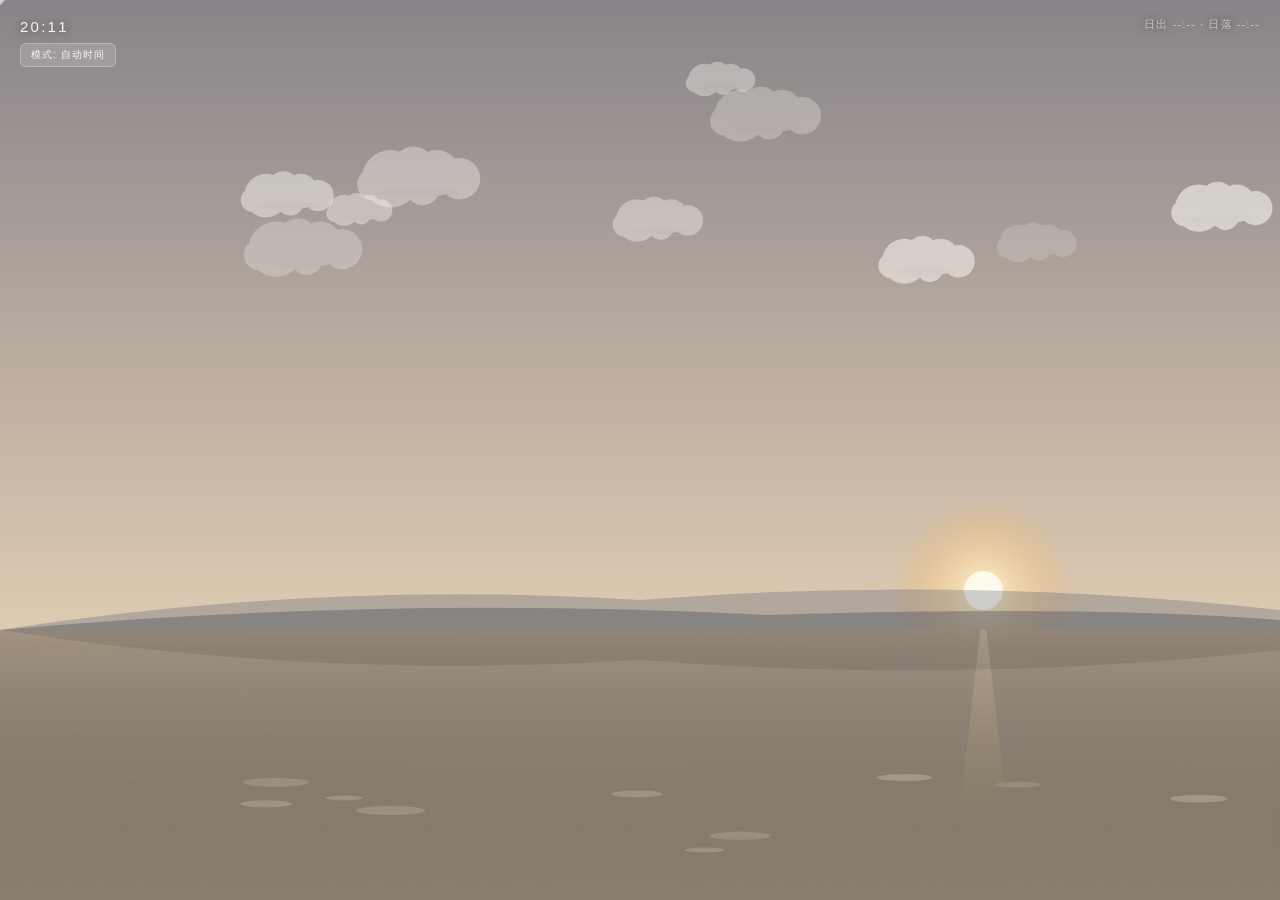
<file: sky/index.html>
<!DOCTYPE html>
<html lang="zh-CN">
<head>
<meta charset="UTF-8">
<meta name="viewport" content="width=device-width,initial-scale=1,viewport-fit=cover,user-scalable=no">
<title>Sky · 真实天体</title>
<style>
* { margin: 0; padding: 0; box-sizing: border-box; }
html, body { width: 100%; height: 100%; overflow: hidden; background: #000; }
canvas { display: block; width: 100%; height: 100%; cursor: grab; }
canvas:active { cursor: grabbing; }
#ui {
  position: fixed; top: 0; left: 0; width: 100%; pointer-events: none;
  padding: 16px 20px; display: flex; justify-content: space-between; align-items: flex-start; z-index: 10;
}
#time-box { pointer-events: auto; display: flex; flex-direction: column; gap: 4px; }
#time {
  font-family: -apple-system, 'Helvetica Neue', sans-serif;
  font-size: 15px; font-weight: 300; letter-spacing: .15em; color: rgba(255,255,255,.9);
  text-shadow: 0 0 10px rgba(0,0,0,.6); line-height: 1.5;
}
#mode-btn {
  background: rgba(255, 255, 255, 0.15); border: 1px solid rgba(255, 255, 255, 0.25);
  padding: 4px 10px; border-radius: 6px; color: rgba(255,255,255,0.95); font-size: 10px;
  letter-spacing: .1em; cursor: pointer; backdrop-filter: blur(6px); transition: all 0.2s;
  width: fit-content;
}
#mode-btn:active { background: rgba(255, 255, 255, 0.3); }
#toggle-curtain {
  background: rgba(255, 255, 255, 0.15); border: 1px solid rgba(255, 255, 255, 0.25);
  padding: 4px 10px; border-radius: 6px; color: rgba(255,255,255,0.95); font-size: 10px;
  letter-spacing: .1em; cursor: pointer; backdrop-filter: blur(6px); transition: all 0.2s;
  width: fit-content; margin-top: 4px;
}
#toggle-curtain:active { background: rgba(255, 255, 255, 0.3); }
#status {
  font-family: -apple-system, 'Helvetica Neue', sans-serif;
  font-size: 11px; letter-spacing: .1em; color: rgba(255,255,255,.55);
  text-align: right; text-shadow: 0 0 8px rgba(0,0,0,.6); line-height: 1.5;
}
</style>
</head>
<body>
<div id="ui">
  <div id="time-box">
    <div id="time">--:--</div>
    <button id="mode-btn" onclick="toggleMode()">模式: 自动时间</button>
    <button id="toggle-curtain" onclick="toggleCurtain()" style="display:none;">帘子: 开</button>
  </div>
  <div id="status">定位中…</div>
</div>
<canvas id="c"></canvas>

<script>
// ============================================================
//  CONFIG
// ============================================================
const CFG = {
  maxFalling: 6, birdChance: 0.004, cloudCount: 10,
  phases: [
    { name: 'deepNight',    min: -90, max: -24,  label: '星沉如海' },
    { name: 'nightSky',     min: -24, max: -18,  label: '静夜流光' },
    { name: 'astroDawn',    min: -18, max: -12,  label: '天际初醒' },
    { name: 'nauticalDawn', min: -12, max: -6,   label: '薄蓝拂晓' },
    { name: 'civilDawn',    min: -6,  max: -0.8, label: '微光破晓' },
    { name: 'sunrise',      min: -0.8,max: 6,    label: '朝霞染天' },
    { name: 'morning',      min: 6,   max: 25,   label: '清风晨光' },
    { name: 'day',          min: 25,  max: 60,   label: '碧空万里' },
    { name: 'goldenHour',   min: 60,  max: 85,   label: '琥珀黄昏' },
    { name: 'sunset',       min: 85,  max: 90.8, label: '落日熔金' },
    { name: 'nauticalDusk', min: -12, max: -6,   label: '暮色沉蓝' },
    { name: 'astroDusk',    min: -18, max: -12,  label: '星河初现' }
  ]
};

let manualMode = false, manualPhaseIdx = 7;
let sunTimeString = '日出 --:-- · 日落 --:--';
let curtainVisible = true;

function toggleMode() {
  manualMode = !manualMode;
  const btn = document.getElementById('mode-btn');
  if (manualMode) {
    btn.textContent = `手动: ${CFG.phases[manualPhaseIdx].label}`;
    document.getElementById('status').textContent = `已切入手动 · ${CFG.phases[manualPhaseIdx].label}`;
  } else {
    btn.textContent = '模式: 自动时间';
    document.getElementById('status').textContent = sunTimeString;
  }
}
function toggleCurtain() {
  curtainVisible = !curtainVisible;
  document.getElementById('toggle-curtain').textContent = `帘子: ${curtainVisible ? '开' : '关'}`;
}

// ============================================================
//  CANVAS
// ============================================================
const canvas = document.getElementById('c');
const ctx = canvas.getContext('2d');
let W, H, DPR, horizonY;

function resize() {
  DPR = window.devicePixelRatio || 1;
  W = window.innerWidth; H = window.innerHeight;
  canvas.width = W * DPR; canvas.height = H * DPR;
  canvas.style.width = W + 'px'; canvas.style.height = H + 'px';
  ctx.setTransform(DPR, 0, 0, DPR, 0, 0);
  horizonY = H * 0.7;
  initCurtain(); initClouds();
}
window.addEventListener('resize', resize);

// ============================================================
//  LOCATION & SUN DATA
// ============================================================
let userLat = 31.23, userLon = 121.47, sunData = null;

function initLocation() {
  if (navigator.geolocation) {
    navigator.geolocation.getCurrentPosition(
      pos => { userLat = pos.coords.latitude; userLon = pos.coords.longitude; fetchSunTimes(); },
      () => fetchSunTimes(), { timeout: 5000, maximumAge: 60000 }
    );
  } else fetchSunTimes();
}

async function fetchSunTimes() {
  try {
    const today = new Date();
    const y = today.getFullYear(), m = today.getMonth() + 1, d = today.getDate();
    const url = `https://api.open-meteo.com/v1/forecast?latitude=${userLat}&longitude=${userLon}&daily=sunrise,sunset&timezone=auto&start_date=${y}-${String(m).padStart(2,'0')}-${String(d).padStart(2,'0')}&end_date=${y}-${String(m).padStart(2,'0')}-${String(d).padStart(2,'0')}`;
    const res = await fetch(url);
    if (res.ok) {
      const j = await res.json();
      const parseH = s => { const dt = new Date(s); return dt.getHours() + dt.getMinutes()/60; };
      sunData = { rise: parseH(j.daily.sunrise[0]), set: parseH(j.daily.sunset[0]) };
      sunTimeString = `日出 ${Math.floor(sunData.rise)}:${String(Math.floor((sunData.rise%1)*60)).padStart(2,'0')} · 日落 ${Math.floor(sunData.set)}:${String(Math.floor((sunData.set%1)*60)).padStart(2,'0')}`;
      if (!manualMode) document.getElementById('status').textContent = sunTimeString;
    }
  } catch(e) {}
}
initLocation();

// ============================================================
//  MATH HELPERS
// ============================================================
function lerp(a, b, t) { return a + (b - a) * Math.max(0, Math.min(1, t)); }
function lerpColor(c1, c2, t) { return [lerp(c1[0],c2[0],t), lerp(c1[1],c2[1],t), lerp(c1[2],c2[2],t)]; }
function rgb(c, a=1) { return `rgba(${c[0]|0},${c[1]|0},${c[2]|0},${a})`; }
function toRad(d) { return d * Math.PI / 180; }
function toDeg(r) { return r * 180 / Math.PI; }

// ============================================================
//  真实天体位置计算
// ============================================================

// 太阳：高度角 + 方位角
function getSolarPosition(date, lat, lon) {
  const phi = toRad(lat);
  const d = date;
  const dayOfYear = Math.floor((d - new Date(d.getFullYear(), 0, 0)) / 86400000);
  const decl = 0.4093 * Math.sin(2 * Math.PI * (dayOfYear - 81) / 365);
  const hour = d.getHours() + d.getMinutes()/60 + d.getSeconds()/3600;
  const solarNoon = sunData ? (sunData.rise + sunData.set) / 2 : 12;
  const hra = toRad((hour - solarNoon) * 15);
  const sinEl = Math.sin(phi) * Math.sin(decl) + Math.cos(phi) * Math.cos(decl) * Math.cos(hra);
  const elevation = Math.asin(Math.max(-1, Math.min(1, sinEl)));
  const cosAz = (Math.sin(decl) - Math.sin(phi) * sinEl) / (Math.cos(phi) * Math.cos(elevation));
  let azimuth = Math.acos(Math.max(-1, Math.min(1, cosAz)));
  if (hour > solarNoon) azimuth = 2 * Math.PI - azimuth;
  return { elevation: toDeg(elevation), azimuth: toDeg(azimuth) };
}

// 真实月亮位置（Meeus 简化版 -> 赤纬）
function getLunarPosition(date, lat, lon) {
  const T = (date.getTime() / 86400000 + 2440587.5 - 2451545.0) / 36525.0;
  const L = (218.316 + 13.176396 * 36525 * T / 100) % 360;
  const M = (134.963 + 13.064993 * 36525 * T / 100) % 360;
  const N = (93.272 + 13.229350 * 36525 * T / 100) % 360;
  const L_rad = toRad(L), M_rad = toRad(M), N_rad = toRad(N);
  const lambdaDeg = L +
    6.289 * Math.sin(M_rad) +
    1.274 * Math.sin(2 * L_rad - M_rad) +
    0.658 * Math.sin(2 * L_rad) -
    0.214 * Math.sin(2 * M_rad);
  const betaDeg = 5.128 * Math.sin(N_rad);
  const epsDeg = 23.439 - 0.0000004 * 36525 * T / 100;
  const epsRad = toRad(epsDeg);
  const lambdaRad = toRad(lambdaDeg), betaRad = toRad(betaDeg);
  const sinDecl = Math.sin(betaRad) * Math.sin(epsRad) +
    Math.cos(betaRad) * Math.cos(epsRad) * Math.sin(lambdaRad);
  const decl = Math.asin(Math.max(-1, Math.min(1, sinDecl)));
  let ra = Math.atan2(
    Math.sin(lambdaRad) * Math.cos(epsRad) - Math.tan(betaRad) * Math.sin(epsRad),
    Math.cos(lambdaRad)
  );
  if (ra < 0) ra += 2 * Math.PI;
  return { ra: toDeg(ra), decl: toDeg(decl) };
}

// 高度角+方位角 -> 屏幕坐标
// 方位角 az: 0=北, 90=东, 180=南, 270=西
// 映射：南(180)居中；东(90)偏左，西(270)偏右；北(0/360)在两侧边缘
// 用 tanh 软饱和，让极端方位不会跑出屏外；高度角允许轻度负值(淡出)
function celestialToScreen(elevation, azimuth, lat) {
  const span = (azimuth - 180) / 180; // -1(东)~0(南)~1(西)
  const x = W * 0.5 + Math.tanh(span * 1.6) * W * 0.42;
  // 高度角映射到 y：el=+90(天顶)->顶部；el=0(地平)->horizonY；el<0 略低于地平线淡出
  const normEl = Math.max(-0.35, Math.min(1, elevation / 90));
  const y = horizonY - Math.sin(Math.max(0, normEl) * Math.PI * 0.5) * (horizonY * 0.85)
            - (normEl < 0 ? Math.sin(-normEl * Math.PI * 0.5) * (horizonY * 0.12) : 0);
  return { x, y };
}

const PHASE_ELEVATION = {
  deepNight: -60, nightSky: -21, astroDawn: -15, nauticalDawn: -9,
  civilDawn: -3, sunrise: 3, morning: 15, day: 45,
  goldenHour: 70, sunset: 88, nauticalDusk: -9, astroDusk: -15
};

function getCurrentPhase() {
  if (manualMode) {
    const key = CFG.phases[manualPhaseIdx].name;
    return { phaseIdx: manualPhaseIdx, progress: 0.5, elevation: PHASE_ELEVATION[key], key };
  }
  const now = new Date();
  let elevation = 45;
  if (sunData) {
    const hour = now.getHours() + now.getMinutes()/60 + now.getSeconds()/3600;
    const { rise, set } = sunData;
    const halfDay = (set - rise) / 2;
    const noon = rise + halfDay;
    const angle = ((hour - noon) / halfDay) * 90;
    elevation = 90 - Math.abs(angle);
    if (hour < rise || hour > set) {
      elevation = -((hour < rise ? (rise - hour) : (hour - set)) * 14);
    }
  }
  let phaseIdx = 7;
  for (let i = 0; i < CFG.phases.length; i++) {
    const p = CFG.phases[i];
    if (elevation >= p.min && elevation <= p.max) { phaseIdx = i; break; }
  }
  if (elevation > 90) phaseIdx = 7;
  if (elevation < -24) phaseIdx = 0;
  const p = CFG.phases[phaseIdx];
  const range = p.max - p.min;
  const progress = range > 0 ? (elevation - p.min) / range : 0;
  return { phaseIdx, progress: Math.max(0, Math.min(1, progress)), elevation, key: CFG.phases[phaseIdx].name };
}

// ============================================================
//  SKY COLORS & PHASE PARAMS
// ============================================================
const SKY_COLORS = {
  deepNight:    [[2, 3, 10],   [8, 10, 22]],
  nightSky:     [[5, 8, 20],   [15, 20, 40]],
  astroDawn:    [[10, 14, 32], [25, 30, 60]],
  nauticalDawn: [[18, 25, 55], [50, 60, 100]],
  civilDawn:    [[35, 45, 90], [110, 85, 120]],
  sunrise:      [[85, 55, 75], [230, 140, 90]],
  morning:      [[70, 120, 190],[165, 205, 245]],
  day:          [[55, 135, 220],[180, 215, 250]],
  goldenHour:   [[200, 130, 75],[255, 195, 125]],
  sunset:       [[140, 60, 60], [220, 110, 80]],
  nauticalDusk: [[22, 24, 60],  [45, 50, 95]],
  astroDusk:    [[8, 10, 25],   [18, 22, 45]]
};

const PHASE_PARAMS = {
  deepNight:    { stars: 1.0,  starAlpha: 0.9,  sunVis: 0,    moonVis: 1.0 },
  nightSky:     { stars: 0.9,  starAlpha: 0.8,  sunVis: 0,    moonVis: 0.85 },
  astroDawn:    { stars: 0.7,  starAlpha: 0.55, sunVis: 0,    moonVis: 0.5 },
  nauticalDawn: { stars: 0.4,  starAlpha: 0.3,  sunVis: 0.05, moonVis: 0.2 },
  civilDawn:    { stars: 0.1,  starAlpha: 0.1,  sunVis: 0.25, moonVis: 0.05 },
  sunrise:      { stars: 0,    starAlpha: 0,    sunVis: 0.75, moonVis: 0 },
  morning:      { stars: 0,    starAlpha: 0,    sunVis: 1.0,  moonVis: 0 },
  day:          { stars: 0,    starAlpha: 0,    sunVis: 1.0,  moonVis: 0 },
  goldenHour:   { stars: 0.05, starAlpha: 0.05, sunVis: 0.85, moonVis: 0 },
  sunset:       { stars: 0.15, starAlpha: 0.2,  sunVis: 0.6,  moonVis: 0.1 },
  nauticalDusk: { stars: 0.6,  starAlpha: 0.5,  sunVis: 0,    moonVis: 0.6 },
  astroDusk:    { stars: 0.9,  starAlpha: 0.8,  sunVis: 0,    moonVis: 0.9 }
};

// ============================================================
//  月相计算（精确）
// ============================================================
function getMoonPhase() {
  const knownNew = new Date(Date.UTC(2024, 0, 11, 11, 57, 0));
  const synodic = 29.53058867;
  const days = (new Date() - knownNew) / 86400000;
  return (days % synodic) / synodic;
}

function drawMoon(x, y, radius, moonVis, phase) {
  if (moonVis < 0.01) return;
  ctx.save();
  ctx.globalAlpha = moonVis;
  const glow = ctx.createRadialGradient(x, y, radius * 0.8, x, y, radius * 4);
  glow.addColorStop(0, `rgba(210,215,200,${0.2 * moonVis})`);
  glow.addColorStop(1, 'rgba(210,215,200,0)');
  ctx.fillStyle = glow;
  ctx.fillRect(x - radius * 4, y - radius * 4, radius * 8, radius * 8);
  ctx.beginPath(); ctx.arc(x, y, radius, 0, Math.PI * 2);
  ctx.fillStyle = 'rgba(60,65,55,0.4)'; ctx.fill();
  ctx.save();
  ctx.beginPath(); ctx.arc(x, y, radius, 0, Math.PI * 2); ctx.clip();
  ctx.fillStyle = '#f5f5e8'; ctx.fill();
  ctx.fillStyle = 'rgba(20,25,20,0.92)';
  if (phase < 0.5) {
    const darkW = radius * 2 * (1 - phase * 2);
    const darkX = x + radius - darkW / 2;
    ctx.beginPath(); ctx.ellipse(darkX, y, darkW / 2, radius, 0, 0, Math.PI * 2); ctx.fill();
  } else {
    const darkW = radius * 2 * ((phase - 0.5) * 2);
    const darkX = x - radius + darkW / 2;
    ctx.beginPath(); ctx.ellipse(darkX, y, darkW / 2, radius, 0, 0, Math.PI * 2); ctx.fill();
  }
  ctx.globalAlpha = 0.12; ctx.fillStyle = '#555';
  const spots = [[-0.3,-0.2,0.35],[0.2,-0.3,0.25],[0.1,0.2,0.3],[-0.1,0.4,0.2],[0.4,0.1,0.22],[-0.4,0.2,0.18]];
  for (const [sx,sy,sr] of spots) {
    ctx.beginPath(); ctx.arc(x+sx*radius, y+sy*radius, sr*radius, 0, Math.PI*2); ctx.fill();
  }
  ctx.restore();
  ctx.globalAlpha = moonVis * 0.3;
  ctx.beginPath(); ctx.arc(x, y, radius, 0, Math.PI * 2);
  ctx.strokeStyle = 'rgba(255,255,240,0.4)'; ctx.lineWidth = 0.5; ctx.stroke();
  ctx.restore();
}

// ============================================================
//  CLOUDS
// ============================================================
let clouds = [];
function initClouds() {
  clouds = [];
  for (let i = 0; i < CFG.cloudCount; i++) {
    clouds.push({
      baseX: Math.random() * W,
      y: horizonY * 0.1 + Math.random() * horizonY * 0.35,
      z: Math.random() * 0.5 + 0.5,
      scale: Math.random() * 0.6 + 0.6,
      speed: Math.random() * 0.015 + 0.005
    });
  }
}
function drawClouds(sunVis, windForce) {
  if (sunVis < 0.08) return;
  const baseAlpha = Math.min(0.85, 0.3 + sunVis * 0.5);
  for (const cl of clouds) {
    cl.baseX += cl.speed + windForce * cl.z * 1.2;
    if (cl.baseX > W + 200) cl.baseX = -200;
    if (cl.baseX < -200) cl.baseX = W + 200;
    const rx = cl.baseX; const alpha = baseAlpha * cl.z;
    ctx.save(); ctx.globalAlpha = alpha;
    let r = 220, g = 225, b = 235;
    if (sunVis > 0.6) { r = 255; g = 252; b = 245; }
    else if (sunVis > 0.3) { r = 255; g = 230; b = 200; }
    ctx.fillStyle = `rgba(${r},${g},${b},${alpha})`;
    const s = cl.scale;
    ctx.beginPath();
    ctx.arc(rx, cl.y, 25*s, 0, Math.PI*2);
    ctx.arc(rx+20*s, cl.y-10*s, 18*s, 0, Math.PI*2);
    ctx.arc(rx+40*s, cl.y-5*s, 20*s, 0, Math.PI*2);
    ctx.arc(rx+60*s, cl.y, 18*s, 0, Math.PI*2);
    ctx.arc(rx+28*s, cl.y+8*s, 15*s, 0, Math.PI*2);
    ctx.arc(rx-15*s, cl.y+5*s, 14*s, 0, Math.PI*2);
    ctx.fill();
    ctx.globalAlpha = alpha * 0.15; ctx.fillStyle = 'rgba(100,90,110,0.3)';
    ctx.beginPath(); ctx.ellipse(rx+25*s, cl.y+12*s, 35*s, 5*s, 0, 0, Math.PI*2); ctx.fill();
    ctx.restore();
  }
}

// ============================================================
//  CURTAIN
// ============================================================
const STAR_COLORS = [[180,210,255],[200,170,255],[255,180,220],[255,230,150],[160,240,230]];
const STRAND_COUNT = 30, SEGS = 12, SEG_LEN = 32;
let curtainLines = [];

function initCurtain() {
  curtainLines = [];
  const gap = 18;
  const startX = (W - (STRAND_COUNT - 1) * gap) / 2;
  for (let i = 0; i < STRAND_COUNT; i++) {
    const ax = startX + i * gap;
    const ay = H * 0.05 + (Math.random() - 0.5) * H * 0.03;
    const segs = [];
    for (let s = 0; s < SEGS; s++) segs.push({ x: ax, y: ay + s * SEG_LEN, vx: 0, vy: 0 });
    curtainLines.push({ segs, ax, ay, stars: [] });
  }
  for (let i = 0; i < STRAND_COUNT; i++) curtainLines[i].stars.push(makeCurtainStar(i));
}
function makeCurtainStar(lineIdx) {
  const col = STAR_COLORS[Math.floor(Math.random() * STAR_COLORS.length)];
  return {
    segIdx: Math.floor(Math.random() * (SEGS - 3)), t: Math.random(),
    slideSpeed: 0.003 + Math.random() * 0.002, size: 3.5 + Math.random() * 3.5,
    blinkSpeed: 0.015 + Math.random() * 0.02, blinkOff: Math.random() * Math.PI * 2,
    color: col, state: 'sliding',
    freeX: 0, freeY: 0, freeVy: 0, freeVx: 0,
    settleTimer: 0, settleDuration: 100 + Math.random() * 80,
    fadeTimer: 0, fadeDuration: 60 + Math.random() * 40,
    baseAlpha: 0.85, dead: false
  };
}
function drawCurtainStar(cx, cy, size) {
  const outer = size, inner = size * 0.2;
  ctx.beginPath();
  for (let i = 0; i < 8; i++) {
    const r = i % 2 === 0 ? outer : inner;
    const angle = (i * Math.PI) / 4 - Math.PI / 2;
    const x = cx + Math.cos(angle) * r, y = cy + Math.sin(angle) * r;
    if (i === 0) ctx.moveTo(x, y); else ctx.lineTo(x, y);
  }
  ctx.closePath(); ctx.fill();
}
function updateAndDrawCurtain(globalAlpha, windForce) {
  if (!curtainVisible || globalAlpha < 0.01) return;
  if (Math.random() < 0.02) {
    const candidates = [];
    for (let i = 0; i < STRAND_COUNT; i++) if (curtainLines[i].stars.length < 3) candidates.push(i);
    if (candidates.length > 0) {
      const pick = candidates[Math.floor(Math.random() * candidates.length)];
      curtainLines[pick].stars.push(makeCurtainStar(pick));
    }
  }
  for (let i = 0; i < curtainLines.length; i++) {
    const line = curtainLines[i], segs = line.segs;
    segs[0].x = line.ax + windForce * 8; segs[0].y = line.ay;
    for (let s = 1; s < SEGS; s++) {
      segs[s].vy += 0.12;
      segs[s].vx = (segs[s].vx || 0) * 0.94; segs[s].vy *= 0.94;
      segs[s].x += segs[s].vx; segs[s].y += segs[s].vy;
    }
    for (let iter = 0; iter < 3; iter++) {
      for (let s = 1; s < SEGS; s++) {
        const dx = segs[s].x - segs[s-1].x, dy = segs[s].y - segs[s-1].y;
        const dist = Math.sqrt(dx*dx + dy*dy);
        if (dist > 0) {
          const diff = (dist - SEG_LEN) / dist;
          segs[s].x -= dx*diff*0.5; segs[s].y -= dy*diff*0.5;
          segs[s-1].x += dx*diff*0.5; segs[s-1].y += dy*diff*0.5;
        }
      }
      segs[0].x = line.ax + windForce * 8; segs[0].y = line.ay;
    }
    if (pointerDown) {
      for (let s = 1; s < SEGS; s++) {
        const seg = segs[s];
        const dd = Math.sqrt((currentTouchX-seg.x)**2 + (pointerY-seg.y)**2);
        if (dd < 70) {
          const ff = (1 - dd/70) * 0.4;
          seg.vx += (currentTouchX - prevTouchX) * ff;
          seg.vy += (pointerY - prevTouchY) * ff;
        }
      }
    }
    ctx.beginPath(); ctx.moveTo(segs[0].x, segs[0].y);
    for (let s = 1; s < SEGS - 1; s++) {
      const xc = (segs[s].x + segs[s+1].x)/2, yc = (segs[s].y + segs[s+1].y)/2;
      ctx.quadraticCurveTo(segs[s].x, segs[s].y, xc, yc);
    }
    ctx.strokeStyle = `rgba(155,190,255,${0.5 * globalAlpha})`;
    ctx.lineWidth = 1.0; ctx.lineCap = 'round'; ctx.stroke();
    for (let si = line.stars.length - 1; si >= 0; si--) {
      const star = line.stars[si];
      if (star.state === 'sliding') {
        star.t += star.slideSpeed;
        if (star.t >= 1) { star.segIdx++; star.t = 0; }
        if (star.segIdx >= SEGS - 2) {
          star.freeX = segs[SEGS-2].x + (segs[SEGS-1].x - segs[SEGS-2].x) * star.t;
          star.freeY = segs[SEGS-2].y + (segs[SEGS-1].y - segs[SEGS-2].y) * star.t;
          star.freeVx = segs[SEGS-1].vx * 0.3 + windForce * 0.5; star.freeVy = 0.3 + Math.random() * 0.3;
          star.state = 'falling';
        }
      } else if (star.state === 'falling') {
        star.freeVy += 0.02; star.freeX += star.freeVx; star.freeY += star.freeVy;
        star.freeVx *= 0.98; star.freeVy *= 0.98;
        if (star.freeVy < 0.05 && star.freeY > segs[SEGS-1].y + 20) { star.state = 'settling'; star.settleTimer = 0; }
      } else if (star.state === 'settling') {
        star.settleTimer++;
        if (star.settleTimer >= star.settleDuration) { star.state = 'fading'; star.fadeTimer = 0; }
      } else if (star.state === 'fading') {
        star.fadeTimer++;
        if (star.fadeTimer >= star.fadeDuration) star.dead = true;
      }
      let sx, sy;
      if (star.state === 'sliding') {
        sx = segs[star.segIdx].x + (segs[star.segIdx+1].x - segs[star.segIdx].x) * star.t;
        sy = segs[star.segIdx].y + (segs[star.segIdx+1].y - segs[star.segIdx].y) * star.t;
      } else { sx = star.freeX; sy = star.freeY; }
      star.blinkOff += star.blinkSpeed;
      const blink = 0.5 + 0.5 * Math.sin(star.blinkOff);
      let alpha = star.baseAlpha * globalAlpha * (0.7 + blink * 0.3);
      if (star.state === 'fading') alpha *= (1 - star.fadeTimer / star.fadeDuration);
      ctx.fillStyle = `rgba(${star.color[0]},${star.color[1]},${star.color[2]},${alpha})`;
      drawCurtainStar(sx, sy, star.size);
    }
    line.stars = line.stars.filter(st => !st.dead);
  }
}

// ============================================================
//  ENTITIES
// ============================================================
let fallings = [];
function spawnFalling() {
  if (fallings.length >= CFG.maxFalling) return;
  const hues = ['#f5c6d6','#f5d98a','#ffb88a','#c8e6c9','#e8c8f0'];
  fallings.push({
    x: Math.random() * W, y: -20, z: Math.random() * 0.7 + 0.3,
    vx: (Math.random()-0.5)*0.4, vy: Math.random()*0.8+0.4,
    rot: Math.random()*Math.PI*2, rotSpeed: (Math.random()-0.5)*0.015,
    size: Math.random()*4+3, swing: Math.random()*Math.PI*2,
    hue: hues[Math.floor(Math.random()*hues.length)]
  });
}

// ---- 鸟：随机自然路径（多段目标点 + 平滑插值 + 随机俯仰）----
let birds = [];
function spawnBird() {
  const fromLeft = Math.random() > 0.5;
  const flockSize = 2 + Math.floor(Math.random() * 4);
  // 领头鸟生成一个随机路点列表，群鸟跟随并带偏移
  const startX = fromLeft ? -40 : W + 40;
  const baseY = H * 0.18 + Math.random() * H * 0.18;
  const waypoints = [];
  let cx = startX;
  // 生成 3~5 个路点，x 逐步向屏幕另一侧推进
  const stepCount = 3 + Math.floor(Math.random() * 3);
  for (let k = 1; k <= stepCount; k++) {
    cx += (fromLeft ? 1 : -1) * (W / stepCount) * (0.7 + Math.random() * 0.6);
    const cy = baseY + (Math.random() - 0.5) * H * 0.25;
    waypoints.push({ x: cx, y: cy });
  }
  const speed = 0.9 + Math.random() * 0.5;
  for (let f = 0; f < flockSize; f++) {
    birds.push({
      x: startX + (fromLeft ? f * 9 : -f * 9),
      y: baseY + (Math.random() - 0.5) * 14 + f * 3,
      vx: (fromLeft ? 1 : -1) * speed,
      baseY: baseY,
      // 路径
      waypoints: waypoints.slice(),
      wpIdx: 0,
      speed,
      fromLeft,
      // 随机扰动
      wanderPhase: Math.random() * Math.PI * 2,
      wanderSpeed: 0.02 + Math.random() * 0.02,
      wanderAmp: 12 + Math.random() * 18,
      // 外观
      t: Math.random() * Math.PI * 2,
      wingPhase: Math.random() * Math.PI * 2,
      wingSpeed: 0.25 + Math.random() * 0.15,
      // 个体偏移（相对领头）
      ox: (fromLeft ? f * 9 : -f * 9),
      oy: (Math.random() - 0.5) * 14 + f * 3
    });
  }
}

let meteors = [];
function spawnMeteor(x, y) {
  const angle = Math.random() * Math.PI * 2;
  const speed = 5 + Math.random() * 4;
  meteors.push({ x, y, vx: Math.cos(angle)*speed, vy: Math.sin(angle)*speed, len: 60+Math.random()*40, life: 1, decay: 0.012+Math.random()*0.008 });
}

let fireflies = [];
function initFireflies() {
  fireflies = [];
  for (let i = 0; i < 15; i++) {
    fireflies.push({
      x: Math.random() * W, y: horizonY - 20 - Math.random() * H * 0.3,
      vx: (Math.random()-0.5)*0.3, vy: (Math.random()-0.5)*0.2,
      phase: Math.random()*Math.PI*2, glow: Math.random()*0.02+0.01
    });
  }
}
initFireflies();

// ============================================================
//  TOUCH -> WIND
// ============================================================
let pointerDown = false, startX = 0, currentTouchX = 0, currentTouchY = 0;
let prevTouchX = 0, prevTouchY = 0, pointerY = 0;
let windForce = 0, targetWindForce = 0;

canvas.addEventListener('pointerdown', e => {
  if (e.clientX < 140 && e.clientY < 100) return;
  pointerDown = true; startX = e.clientX;
  currentTouchX = prevTouchX = e.clientX; currentTouchY = prevTouchY = pointerY = e.clientY;
});
canvas.addEventListener('pointermove', e => {
  if (!pointerDown) return;
  prevTouchX = currentTouchX; prevTouchY = currentTouchY;
  currentTouchX = e.clientX; currentTouchY = e.clientY; pointerY = e.clientY;
  const dx = e.clientX - prevTouchX;
  targetWindForce = Math.max(-0.8, Math.min(0.8, targetWindForce + dx * 0.003));
});
canvas.addEventListener('pointerup', e => {
  if (!pointerDown) return; pointerDown = false;
  if (Math.abs(e.clientX - startX) < 10) {
    if (manualMode) {
      manualPhaseIdx = (manualPhaseIdx + 1) % 12;
      document.getElementById('mode-btn').textContent = `手动: ${CFG.phases[manualPhaseIdx].label}`;
      document.getElementById('status').textContent = `已切入手动 · ${CFG.phases[manualPhaseIdx].label}`;
    } else spawnMeteor(e.clientX, e.clientY);
  }
  targetWindForce *= 0.3;
});
canvas.addEventListener('pointercancel', () => { pointerDown = false; targetWindForce = 0; });
canvas.addEventListener('contextmenu', e => e.preventDefault());

// ============================================================
//  RENDER
// ============================================================
let frameCount = 0;

function render() {
  frameCount++;
  windForce += (targetWindForce - windForce) * 0.05;
  targetWindForce *= 0.98;

  const { phaseIdx, progress, elevation, key } = getCurrentPhase();
  const nextIdx = (phaseIdx + 1) % 12;
  const nextKey = CFG.phases[nextIdx].name;
  const pi = PHASE_PARAMS[key];
  const pn = PHASE_PARAMS[nextKey];
  const starsDensity = lerp(pi.stars, pn.stars, progress);
  const starAlpha = lerp(pi.starAlpha, pn.starAlpha, progress);
  const sunVis = lerp(pi.sunVis, pn.sunVis, progress);
  const moonVis = lerp(pi.moonVis, pn.moonVis, progress);
  document.getElementById('toggle-curtain').style.display = starsDensity > 0.3 ? 'block' : 'none';

  // ---- 天空 ----
  const cTop = lerpColor(SKY_COLORS[key][0], SKY_COLORS[nextKey][0], progress);
  const cBot = lerpColor(SKY_COLORS[key][1], SKY_COLORS[nextKey][1], progress);
  const grad = ctx.createLinearGradient(0, 0, 0, horizonY);
  grad.addColorStop(0, rgb(cTop)); grad.addColorStop(1, rgb(cBot));
  ctx.fillStyle = grad; ctx.fillRect(0, 0, W, horizonY);

  // ---- 太阳（真实位置）----
  let sunPos;
  if (manualMode) {
    const el = PHASE_ELEVATION[key];
    // 手动模式给一个随阶段变化的方位，让太阳左右展开
    const az = 130 + (PHASE_ELEVATION[key] + 60) * 0.9; // -60->38(东) ... 88->209(西)
    sunPos = celestialToScreen(el, az, userLat);
  } else {
    const now = new Date();
    const solar = getSolarPosition(now, userLat, userLon);
    sunPos = celestialToScreen(solar.elevation, solar.azimuth, userLat);
  }
  if (sunVis > 0.01 && elevation > -2) {
    const glow = ctx.createRadialGradient(sunPos.x, sunPos.y, 2, sunPos.x, sunPos.y, 90);
    glow.addColorStop(0, `rgba(255,245,210,${sunVis})`);
    glow.addColorStop(1, 'rgba(255,180,90,0)');
    ctx.fillStyle = glow; ctx.fillRect(sunPos.x - 90, sunPos.y - 90, 180, 180);
    ctx.beginPath(); ctx.arc(sunPos.x, sunPos.y, 14 + sunVis * 6, 0, Math.PI * 2);
    ctx.fillStyle = `rgba(255,252,240,${sunVis})`; ctx.fill();
  }

  // ---- 月亮（真实位置：时角 = 本地恒星时 - 月亮赤经）----
  // 本地恒星时(度) LST = 100.46 + 0.985647*dUT + lon + 15*(hour-12)
  // 其中 dUT = 自 J2000.0 起的天数（UT）
  let moonPos;
  if (manualMode) {
    // 手动模式：按阶段给一个固定的合理方位（不再每帧随机），高度给正值让月亮上天
    const el = PHASE_ELEVATION[key];
    // 夜间/晨昏阶段：月亮在天空可见；白天阶段：月亮在高位或淡出
    const azMap = {
      deepNight: 120, nightSky: 150, astroDawn: 170, nauticalDawn: 185,
      civilDawn: 195, sunrise: 210, morning: 225, day: 240,
      goldenHour: 300, sunset: 315, nauticalDusk: 60, astroDusk: 90
    };
    const az = azMap[key] || 180;
    // 夜间给较高高度(可见)，白天给低高度(被阳光淹没)
    const visEl = (moonVis > 0.3) ? 35 + (el + 60) * 0.4 : el;
    moonPos = celestialToScreen(visEl, az, userLat);
  } else {
    const now = new Date();
    const lunar = getLunarPosition(now, userLat, userLon);
    const hour = now.getHours() + now.getMinutes()/60 + now.getSeconds()/3600;
    // J2000.0 起算的 UT 天数
    const dUT = (now.getTime() / 86400000) - (new Date(Date.UTC(2000,0,1,12,0,0)).getTime() / 86400000);
    const lstDeg = (100.46 + 0.985647 * dUT + userLon + (hour - 12) * 15 + 36000) % 360;
    const moonHraDeg = (lstDeg - lunar.ra + 540) % 360 - 180; // 归一化到 -180~180
    const phi = toRad(userLat);
    const decl = toRad(lunar.decl);
    const cosHra = Math.cos(toRad(moonHraDeg));
    const sinEl = Math.sin(phi) * Math.sin(decl) + Math.cos(phi) * Math.cos(decl) * cosHra;
    const moonEl = Math.asin(Math.max(-1, Math.min(1, sinEl)));
    // 方位角：北起顺时针；对天体用 atan2 形式
    const cosAz = (Math.sin(decl) - Math.sin(phi) * sinEl) / (Math.cos(phi) * Math.cos(moonEl));
    let moonAz = Math.acos(Math.max(-1, Math.min(1, cosAz)));
    if (moonHraDeg > 0) moonAz = 2 * Math.PI - moonAz; // 西侧
    // 夜间可见时，若真实高度偏低(<15°)，抬升至 15~55° 区间（仅显示用，保月亮在天上）
    let showEl = toDeg(moonEl);
    if (moonVis > 0.3 && showEl < 15) showEl = 15 + (showEl + 60) * 0.5;
    moonPos = celestialToScreen(showEl, toDeg(moonAz), userLat);
  }
  const moonPhase = getMoonPhase();
  drawMoon(moonPos.x, moonPos.y, 14, moonVis, moonPhase);

  // ---- 萤火虫 ----
  if (key === 'nightSky' || key === 'astroDawn') {
    for (const ff of fireflies) {
      ff.x += ff.vx + windForce * 0.5; ff.y += ff.vy; ff.phase += ff.glow;
      if (ff.x < 0) ff.x = W; if (ff.x > W) ff.x = 0;
      const a = 0.4 + 0.4 * Math.sin(ff.phase);
      ctx.fillStyle = `rgba(180,255,100,${a * starsDensity})`;
      ctx.beginPath(); ctx.arc(ff.x, ff.y, 1.5, 0, Math.PI*2); ctx.fill();
    }
  }

  // ---- 帘子 ----
  updateAndDrawCurtain(starsDensity * starAlpha, windForce);

  // ---- 远山 ----
  if (sunVis > 0.1) {
    ctx.save();
    const ma = sunVis * 0.25;
    ctx.fillStyle = `rgba(35,55,85,${ma})`;
    ctx.beginPath(); ctx.moveTo(0, horizonY);
    ctx.quadraticCurveTo(W*0.25,horizonY-50,W*0.5,horizonY-30);
    ctx.quadraticCurveTo(W*0.75,horizonY-55,W,horizonY-20); ctx.lineTo(W,horizonY); ctx.fill();
    ctx.fillStyle = `rgba(25,42,65,${ma*1.2})`;
    ctx.beginPath(); ctx.moveTo(0, horizonY);
    ctx.quadraticCurveTo(W*0.3,horizonY-35,W*0.6,horizonY-15);
    ctx.quadraticCurveTo(W*0.85,horizonY-25,W,horizonY-10); ctx.lineTo(W,horizonY); ctx.fill();
    ctx.restore();
  }

  // ---- 云 ----
  drawClouds(sunVis, windForce);

  // ---- 叶子 ----
  if (sunVis > 0.08 && frameCount % 60 === 0) spawnFalling();
  for (let i = fallings.length - 1; i >= 0; i--) {
    const f = fallings[i];
    f.swing += 0.03;
    f.x += f.vx + Math.sin(f.swing)*0.5 + windForce * 2;
    f.y += f.vy; f.rot += f.rotSpeed + windForce * 0.05;
    if (f.y > horizonY) { fallings.splice(i, 1); continue; }
    ctx.save(); ctx.translate(f.x, f.y); ctx.rotate(f.rot); ctx.globalAlpha = 0.6 + f.z*0.3;
    ctx.fillStyle = f.hue;
    ctx.beginPath();
    for (let p = 0; p < 5; p++) {
      const a1 = (p*Math.PI*2)/5 - Math.PI/2;
      const a2 = ((p+0.5)*Math.PI*2)/5 - Math.PI/2;
      const ox1 = Math.cos(a1)*f.size, oy1 = Math.sin(a1)*f.size;
      const ox2 = Math.cos(a2)*f.size*0.4, oy2 = Math.sin(a2)*f.size*0.4;
      if (p===0) ctx.moveTo(ox1, oy1); else ctx.lineTo(ox1, oy1);
      ctx.quadraticCurveTo(ox2, oy2, Math.cos((p+1)*Math.PI*2/5-Math.PI/2)*f.size, Math.sin((p+1)*Math.PI*2/5-Math.PI/2)*f.size);
    }
    ctx.closePath(); ctx.fill(); ctx.restore();
  }

  // ---- 鸟（随机自然路径）----
  if (sunVis > 0.3 && !manualMode && Math.random() < CFG.birdChance) spawnBird();
  for (let i = birds.length - 1; i >= 0; i--) {
    const b = birds[i];
    // 沿路点前进：朝当前路点方向移动
    if (b.wpIdx < b.waypoints.length) {
      const wp = b.waypoints[b.wpIdx];
      const dx = wp.x - b.x, dy = wp.y - b.y;
      const dist = Math.sqrt(dx*dx + dy*dy);
      if (dist < 30) { b.wpIdx++; }
      else {
        const sp = b.speed;
        b.x += (dx / dist) * sp;
        // y 用平滑追逐 + 随机 wander
        b.wanderPhase += b.wanderSpeed;
        const targetY = wp.y + Math.sin(b.wanderPhase) * b.wanderAmp;
        b.y += (targetY - b.y) * 0.04;
      }
    } else {
      // 过完所有路点，继续朝飞行方向滑行并缓慢下沉退出
      b.x += (b.fromLeft ? 1 : -1) * b.speed;
      b.y += Math.sin(b.wanderPhase) * 0.4;
      b.wanderPhase += b.wanderSpeed;
    }
    b.wingPhase += b.wingSpeed;
    if (b.x < -60 || b.x > W + 60 || b.y > H + 40) { birds.splice(i, 1); continue; }
    ctx.save();
    ctx.translate(b.x, b.y);
    ctx.strokeStyle = `rgba(35,32,45,${0.4 + sunVis*0.4})`; ctx.lineWidth = 1.1;
    ctx.beginPath();
    const wy = Math.sin(b.wingPhase) * 4;
    ctx.moveTo(-5, wy); ctx.quadraticCurveTo(-2.5, wy-4, 0, wy-1);
    ctx.quadraticCurveTo(2.5, wy-4, 5, wy); ctx.stroke();
    ctx.restore();
  }

  // ---- 流星 ----
  for (let i = meteors.length - 1; i >= 0; i--) {
    const m = meteors[i]; m.x += m.vx; m.y += m.vy; m.life -= m.decay;
    if (m.life <= 0) { meteors.splice(i, 1); continue; }
    const mg = ctx.createLinearGradient(m.x,m.y,m.x-m.vx*3,m.y-m.vy*3);
    mg.addColorStop(0,`rgba(255,255,255,${m.life})`); mg.addColorStop(1,'rgba(255,255,255,0)');
    ctx.strokeStyle = mg; ctx.lineWidth = 1.5;
    ctx.beginPath(); ctx.moveTo(m.x,m.y); ctx.lineTo(m.x-m.vx*3,m.y-m.vy*3); ctx.stroke();
  }

  // ============================================================
  //  水面反射
  // ============================================================
  ctx.save();
  ctx.beginPath(); ctx.rect(0, horizonY, W, H - horizonY); ctx.clip();
  const waterGrad = ctx.createLinearGradient(0, horizonY, 0, H);
  waterGrad.addColorStop(0, rgb(cBot, 0.92)); waterGrad.addColorStop(1, rgb(cBot, 1.0));
  ctx.fillStyle = waterGrad; ctx.fillRect(0, horizonY, W, H - horizonY);
  ctx.fillStyle = `rgba(0,0,0,0.38)`; ctx.fillRect(0, horizonY, W, H - horizonY);
  const refGrad = ctx.createLinearGradient(0, horizonY, 0, H);
  refGrad.addColorStop(0, rgb(cBot, 0.3)); refGrad.addColorStop(0.5, rgb(cTop, 0.08)); refGrad.addColorStop(1, 'rgba(0,0,0,0)');
  ctx.fillStyle = refGrad; ctx.fillRect(0, horizonY, W, H - horizonY);

  if (sunVis > 0.01 && elevation > -2) {
    const pillarH = (H - horizonY) * 0.7;
    const pillarGrad = ctx.createLinearGradient(0, horizonY, 0, horizonY + pillarH);
    pillarGrad.addColorStop(0, `rgba(255,250,220,${sunVis * 0.22})`);
    pillarGrad.addColorStop(1, 'rgba(255,200,100,0)');
    ctx.fillStyle = pillarGrad;
    ctx.beginPath();
    ctx.moveTo(sunPos.x - 3, horizonY); ctx.lineTo(sunPos.x + 3, horizonY);
    ctx.lineTo(sunPos.x + 25, horizonY + pillarH); ctx.lineTo(sunPos.x - 25, horizonY + pillarH);
    ctx.closePath(); ctx.fill();
  }
  if (moonVis > 0.01) {
    const pillarH = (H - horizonY) * 0.4;
    const pillarGrad = ctx.createLinearGradient(0, horizonY, 0, horizonY + pillarH);
    pillarGrad.addColorStop(0, `rgba(220,225,210,${moonVis * 0.12})`);
    pillarGrad.addColorStop(1, 'rgba(220,225,210,0)');
    ctx.fillStyle = pillarGrad;
    ctx.beginPath();
    ctx.moveTo(moonPos.x - 2, horizonY); ctx.lineTo(moonPos.x + 2, horizonY);
    ctx.lineTo(moonPos.x + 12, horizonY + pillarH); ctx.lineTo(moonPos.x - 12, horizonY + pillarH);
    ctx.closePath(); ctx.fill();
  }
  if (sunVis > 0.1) {
    ctx.save(); ctx.globalAlpha = sunVis * 0.12; ctx.scale(1, -1); ctx.translate(0, -(horizonY * 2));
    ctx.fillStyle = 'rgba(20,30,50,1)';
    ctx.beginPath(); ctx.moveTo(0, horizonY);
    ctx.quadraticCurveTo(W*0.25,horizonY-50,W*0.5,horizonY-30);
    ctx.quadraticCurveTo(W*0.75,horizonY-55,W,horizonY-20); ctx.lineTo(W,horizonY); ctx.fill();
    ctx.restore();
  }
  if (sunVis > 0.1) {
    const baseAlpha = Math.min(0.3, 0.08 + sunVis * 0.15);
    for (const cl of clouds) {
      const refY = horizonY + (horizonY - cl.y) * 0.4;
      if (refY > horizonY && refY < H - 20) {
        ctx.save(); ctx.globalAlpha = baseAlpha * cl.z;
        ctx.fillStyle = sunVis > 0.5 ? '#fff8f0' : '#dde1eb';
        ctx.beginPath(); ctx.ellipse(cl.baseX, refY, 30 * cl.scale, 4 * cl.scale, 0, 0, Math.PI * 2); ctx.fill();
        ctx.restore();
      }
    }
  }
  if (curtainVisible && starsDensity > 0.1) {
    for (let i = 0; i < curtainLines.length; i++) {
      const line = curtainLines[i], segs = line.segs;
      for (const star of line.stars) {
        let sx, sy;
        if (star.state === 'sliding') {
          sx = segs[star.segIdx].x + (segs[star.segIdx+1].x - segs[star.segIdx].x) * star.t;
          sy = segs[star.segIdx].y + (segs[star.segIdx+1].y - segs[star.segIdx].y) * star.t;
        } else { sx = star.freeX; sy = star.freeY; }
        if (sy > horizonY - 40) {
          const refY = horizonY + (horizonY - sy) * 0.5;
          if (refY > horizonY && refY < H) {
            const refAlpha = 0.1 * starsDensity * star.baseAlpha;
            ctx.fillStyle = `rgba(${star.color[0]},${star.color[1]},${star.color[2]},${refAlpha})`;
            ctx.beginPath(); ctx.arc(sx, refY, star.size * 0.2, 0, Math.PI*2); ctx.fill();
          }
        }
      }
    }
  }
  const sparkleCount = Math.floor(W / 5);
  for (let i = 0; i < sparkleCount; i++) {
    const sx = (i / sparkleCount) * W + (Math.random() - 0.5) * 12;
    const sy = horizonY + 3 + Math.random() * (H - horizonY - 3);
    const wavePhase = frameCount * 0.025 + sx * 0.04 + sy * 0.015;
    const waveOffset = Math.sin(wavePhase) * 2 + windForce * 12;
    const sparkleAlpha = (0.015 + Math.sin(frameCount * 0.015 + i * 0.5) * 0.015) * (0.15 + sunVis * 0.65);
    if (sparkleAlpha > 0.005) {
      ctx.fillStyle = `rgba(255,255,255,${sparkleAlpha})`;
      ctx.beginPath(); ctx.ellipse(sx + waveOffset, sy, 2.5+Math.random()*3, 0.5+Math.random()*0.3, 0, 0, Math.PI*2); ctx.fill();
    }
  }
  ctx.strokeStyle = `rgba(255,255,255,${0.015 + sunVis * 0.025})`; ctx.lineWidth = 0.5;
  for (let y = horizonY + 4; y < H; y += 6 + Math.random() * 4) {
    ctx.beginPath();
    for (let x = 0; x <= W; x += 12) {
      const wave = Math.sin(frameCount * 0.015 + x * 0.008 + y * 0.02) * 1.2;
      const windShift = windForce * (y - horizonY) * 0.018 * Math.sin(x * 0.01);
      if (x === 0) ctx.moveTo(x, y + wave + windShift); else ctx.lineTo(x, y + wave + windShift);
    }
    ctx.stroke();
  }
  ctx.restore();

  // ---- UI ----
  const now = new Date();
  if (!manualMode) {
    document.getElementById('time').textContent = String(now.getHours()).padStart(2,'0') + ':' + String(now.getMinutes()).padStart(2,'0');
    document.getElementById('status').textContent = sunTimeString;
  } else {
    document.getElementById('time').textContent = ' MANUAL ';
  }
  requestAnimationFrame(render);
}

for (let i = 0; i < 3; i++) spawnFalling();
resize();
render();
</script>
</body>
</html>
</file>
